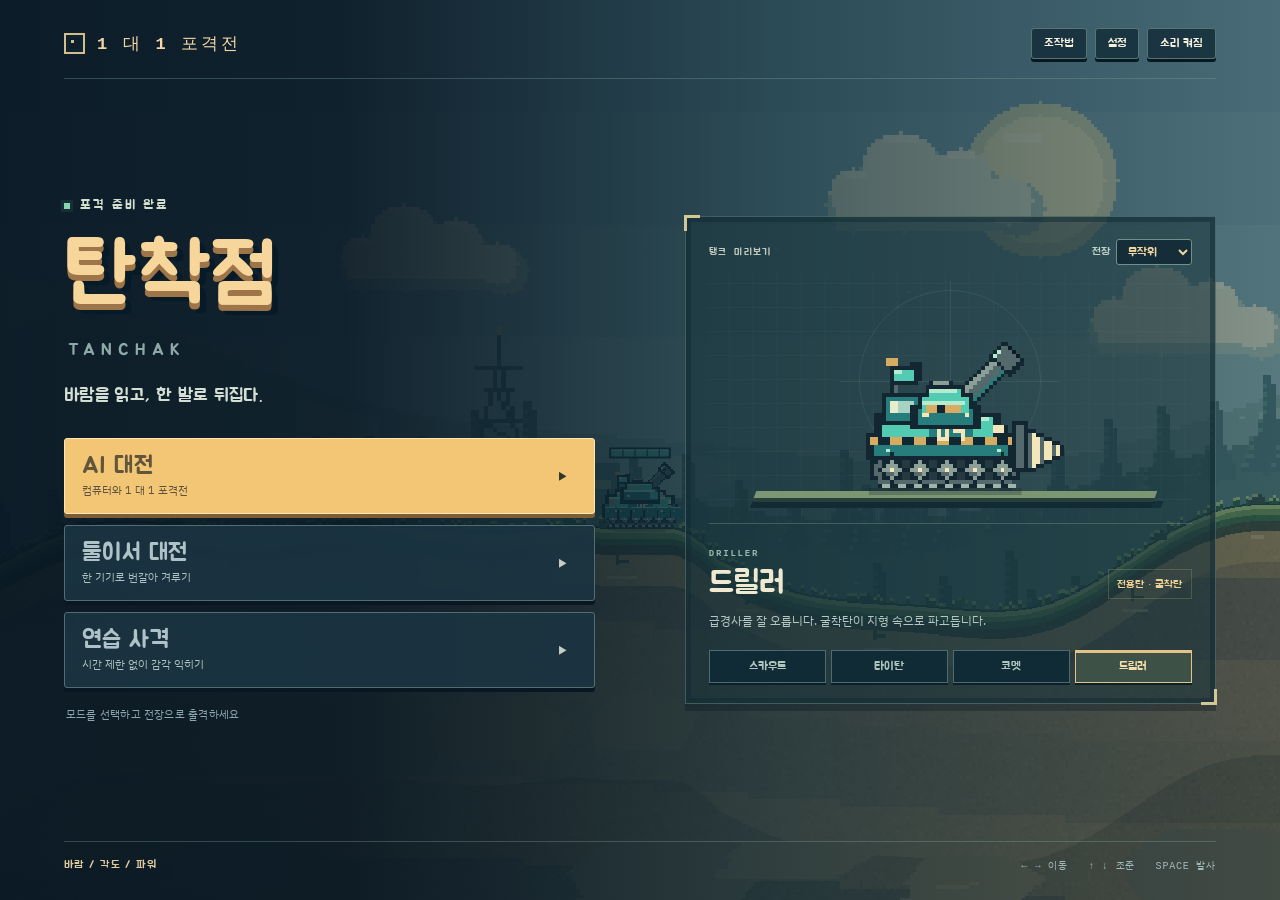
<file: index.html>
<!doctype html>
<html lang="ko">
<head>
<meta charset="utf-8">
<meta name="viewport" content="width=device-width,initial-scale=1,viewport-fit=cover">
<title>탄착점</title>
<meta name="description" content="바람을 읽고, 한 발로 뒤집다. PC와 휴대폰으로 즐기는 레트로 턴제 포격 게임 탄착점.">
<meta name="color-scheme" content="dark">
<link rel="preconnect" href="https://fonts.googleapis.com">
<link rel="preconnect" href="https://fonts.gstatic.com" crossorigin>
<link rel="stylesheet" href="https://fonts.googleapis.com/css2?family=Black+Han+Sans&family=Jua&family=IBM+Plex+Sans+KR:wght@400;600;700&display=swap">
<style>
/* Layout: a full-bleed cartoon battlefield on one canvas. A solid field-artillery console (olive steel,
   brass trim, amber readouts) docks along the bottom edge; player plates and the wind meter sit on the top edge.
   One deliberate look, so colors are fixed and do not switch with the viewer's theme. */
:root{
  --sky:#3d8fd6;
  --steel:#1b221d; --steel-2:#28322a; --steel-3:#384639; --edge:#0b0f0c;
  --brass:#e2a948; --brass-dim:#8d6a2c;
  --lcd:#0a0e0a; --amber:#ffbf4a; --amber-dim:#8a6a2c;
  --paper:#f6efdc; --muted:#b9b4a0;
  --blue:#3f86ff; --blue-dark:#1d4bb0; --red:#ff5b49; --red-dark:#a92a1f;
  --fire:#ff7a2f;
  --display:'Black Han Sans','Apple SD Gothic Neo','Malgun Gothic','Noto Sans KR',sans-serif;
  --ui:'Jua','IBM Plex Sans KR','Apple SD Gothic Neo','Malgun Gothic','Noto Sans KR',system-ui,sans-serif;
  --text:'IBM Plex Sans KR','Apple SD Gothic Neo','Malgun Gothic','Noto Sans KR',system-ui,sans-serif;
  color-scheme:dark;
}
@media (prefers-color-scheme:dark){ :root{color-scheme:dark} }
[hidden]{display:none!important}
html,body{height:100%}
body{margin:0;background:var(--sky);color:var(--paper);font-family:var(--ui);font-synthesis:none;overflow:hidden;touch-action:none;-webkit-user-select:none;user-select:none;-webkit-touch-callout:none;-webkit-tap-highlight-color:transparent}
button{font:inherit;color:inherit;cursor:pointer;touch-action:none;-webkit-appearance:none;appearance:none}
button:focus-visible,input:focus-visible{outline:2px solid var(--amber);outline-offset:2px}
canvas#game{position:fixed;inset:0;width:100%;height:100%;display:block}

/* shared surfaces */
.steel{background:linear-gradient(180deg,var(--steel-2),var(--steel));border:2px solid var(--edge);box-shadow:inset 0 1px 0 rgba(255,255,255,.08),0 3px 0 rgba(0,0,0,.35)}
.lcd{display:flex;align-items:baseline;gap:6px;padding:3px 9px;border-radius:7px;background:var(--lcd);border:1.5px solid #000;box-shadow:inset 0 2px 6px rgba(0,0,0,.7)}
.lcd small{font-size:10.5px;font-weight:700;color:var(--amber-dim);letter-spacing:.04em;white-space:nowrap}
.lcd b{font-family:var(--display);font-weight:400;font-size:20px;line-height:1.05;color:var(--amber);text-shadow:0 0 8px rgba(255,191,74,.45);font-variant-numeric:tabular-nums;white-space:nowrap}
.cap{font-size:11px;font-weight:700;letter-spacing:.14em;color:var(--brass);white-space:nowrap}

/* ---------- top: player plates and wind; second row: buttons on the sides, minimap in the middle ---------- */
#hud-top{position:fixed;top:0;left:0;right:0;z-index:10;display:grid;grid-template-columns:minmax(0,1fr) auto minmax(0,1fr);grid-template-areas:"p1 ctr p2" "cl mm cr";gap:6px 10px;align-items:start;
  padding:calc(8px + env(safe-area-inset-top,0px)) max(14px,env(safe-area-inset-right,0px)) 0 max(14px,env(safe-area-inset-left,0px));pointer-events:none}
#hp0{grid-area:p1} #center-top{grid-area:ctr} #hp1{grid-area:p2}
.chips.left{grid-area:cl;justify-content:flex-start} .chips.right{grid-area:cr;justify-content:flex-end}
#minimap{grid-area:mm;justify-self:center;display:block;width:clamp(220px,34vw,480px);height:54px;box-sizing:border-box;border-radius:9px;border:2px solid var(--edge);background:rgba(10,24,38,.42);box-shadow:0 2px 0 rgba(0,0,0,.35);pointer-events:auto;touch-action:none;cursor:pointer}
.plate{display:flex;align-items:center;gap:10px;min-width:0;max-width:290px;padding:6px 12px 6px 6px;border-radius:13px;transition:border-color .2s,box-shadow .2s}
.plate.p2{justify-self:end;flex-direction:row-reverse;padding:6px 6px 6px 12px}
.plate.active{border-color:var(--brass);box-shadow:inset 0 1px 0 rgba(255,255,255,.1),0 0 0 3px rgba(226,169,72,.28),0 3px 0 rgba(0,0,0,.35)}
.badge{flex:none;width:42px;height:42px;border-radius:10px;display:grid;place-items:center;border:2px solid var(--edge);box-shadow:inset 0 1px 0 rgba(255,255,255,.3)}
.p1 .badge{background:linear-gradient(180deg,#6aa5ff,var(--blue-dark))}
.p2 .badge{background:linear-gradient(180deg,#ff8a7b,var(--red-dark))}
.badge svg{width:32px;height:22px}
.pinfo{display:grid;gap:5px;min-width:0;flex:1}
.pname{display:flex;align-items:center;gap:6px;font-family:var(--display);font-size:19px;line-height:1}
.p2 .pname{justify-content:flex-end}
.pname .nm{flex:none;white-space:nowrap}
.pname .nm small{margin-left:5px;font-family:var(--ui);font-size:11px;font-weight:700;color:var(--muted)}
.turn-tag{font-family:var(--ui);font-size:10.5px;font-weight:700;padding:2px 7px;border-radius:99px;background:var(--brass);color:#1a1408;visibility:hidden;flex:none}
.plate.active .turn-tag{visibility:visible}
.hpbar{position:relative;height:15px;min-width:120px;border-radius:5px;background:var(--lcd);border:1.5px solid #000;overflow:hidden}
.hpbar i,.hpbar b{position:absolute;top:0;bottom:0;left:0;width:100%}
.p2 .hpbar i,.p2 .hpbar b{left:auto;right:0}
.hpbar b{background:#fff1c2;opacity:.8;transition:width .9s ease .25s}
.hpbar i{transition:width .3s cubic-bezier(.2,.8,.2,1)}
.p1 .hpbar i{background:linear-gradient(180deg,#8ab8ff,var(--blue) 60%,#2b64d6)}
.p2 .hpbar i{background:linear-gradient(180deg,#ff9d90,var(--red) 60%,#d93f2f)}
.hpbar::after{content:"";position:absolute;inset:0;background:repeating-linear-gradient(90deg,transparent 0 calc(10% - 1px),rgba(0,0,0,.42) calc(10% - 1px) 10%)}
.hpnum{position:absolute;inset:0;display:grid;place-items:center;z-index:1;font-family:var(--display);font-size:11px;color:#fff;text-shadow:0 1px 0 #000,0 0 3px #000}
#center-top{display:flex;flex-direction:column;align-items:center;gap:6px}
#wind{display:flex;align-items:center;gap:8px;padding:5px 7px 5px 12px;border-radius:13px}
#wind svg{width:38px;height:16px;color:var(--paper);transition:transform .3s,opacity .3s}
#wind .pips{display:flex;gap:2px}
#wind .pips i{width:6px;height:14px;border-radius:2px;background:#323d33;box-shadow:inset 0 1px 1px rgba(0,0,0,.6)}
#wind .pips i.on{background:var(--paper)}
#wind .pips i.on.strong{background:var(--fire)}
#wind .lcd{padding:2px 8px}
#wind .lcd b{font-size:18px;min-width:1.2em;text-align:center}
.ctr-row{display:flex;align-items:center;gap:8px}
#timer{position:relative;flex:none;width:46px;height:46px;border-radius:50%;display:grid;place-items:center;--p:1;
  background:conic-gradient(var(--tc,var(--amber)) calc(var(--p) * 1turn),#141a15 0);border:2px solid var(--edge);box-shadow:0 3px 0 rgba(0,0,0,.35)}
#timer::before{content:"";position:absolute;inset:5px;border-radius:50%;background:var(--lcd);box-shadow:inset 0 2px 5px rgba(0,0,0,.8)}
#timer b{position:relative;font-family:var(--display);font-weight:400;font-size:19px;color:var(--tc,var(--amber));font-variant-numeric:tabular-nums}
#timer.warn{--tc:#ff5a3c;animation:hot .5s steps(2) infinite}
#timer.idle{opacity:.5}
.dly{margin-left:auto;min-width:0;overflow:hidden;text-overflow:ellipsis;font-family:var(--ui);font-size:10.5px;font-weight:700;color:var(--muted);white-space:nowrap;font-variant-numeric:tabular-nums}
.p2 .dly{margin-left:0;margin-right:auto}
.dly em{font-style:normal;color:var(--amber)}
.dly em.go{color:#86e09a}
.chips{display:flex;gap:6px;pointer-events:none;justify-content:center}
.chip{pointer-events:auto;padding:5px 11px;border-radius:9px;font-size:12px;font-weight:700;color:var(--paper);background:linear-gradient(180deg,var(--steel-3),var(--steel-2));border:2px solid var(--edge);box-shadow:0 2px 0 rgba(0,0,0,.45)}
.chip:active{transform:translateY(1px);box-shadow:none}
.chip.on{background:linear-gradient(180deg,#f3c46a,var(--brass));color:#1a1408;border-color:#5f4512}

/* ---------- bottom: control console ---------- */
#console{position:fixed;left:0;right:0;bottom:0;z-index:10;display:grid;grid-template-columns:auto minmax(0,1fr) auto;align-items:center;gap:18px;
  padding:13px max(18px,env(safe-area-inset-right,0px)) calc(10px + env(safe-area-inset-bottom,0px)) max(18px,env(safe-area-inset-left,0px));
  background:linear-gradient(180deg,#3a473b 0,#29332b 5px,#1b221d 100%);border-top:3px solid var(--edge);box-shadow:inset 0 1px 0 rgba(255,255,255,.08),0 -8px 22px rgba(0,0,0,.22)}
#console::before{content:"";position:absolute;left:0;right:0;top:3px;height:2px;background:linear-gradient(90deg,transparent,rgba(226,169,72,.5) 18%,rgba(226,169,72,.9) 50%,rgba(226,169,72,.5) 82%,transparent);pointer-events:none}
.c-angle{display:flex;align-items:center;gap:10px}
#dial{width:132px;height:74px;display:block;flex:none}
.angle-read{display:grid;gap:5px}
.angle-read .lcd{min-width:84px;justify-content:space-between}
.angle-read .sub b{font-size:15px}
.fuel{display:grid;gap:3px}
.fuelbar{height:6px;border-radius:3px;background:var(--lcd);border:1px solid #000;overflow:hidden}
.fuelbar i{display:block;height:100%;width:100%;background:linear-gradient(90deg,#68c58d,#b9f0a8)}
.c-main{display:grid;gap:9px;min-width:0;container-type:inline-size}
.power-row{display:grid;grid-template-columns:auto minmax(0,1fr) auto;align-items:center;gap:10px}
#gauge{position:relative;height:26px;border-radius:8px;background:var(--lcd);border:2px solid #000;box-shadow:inset 0 2px 6px rgba(0,0,0,.75)}
#gauge .fill{position:absolute;left:2px;top:2px;bottom:2px;width:0;border-radius:5px;background:linear-gradient(90deg,#fff0b0,#ffbf4a 40%,#ff7a2f 78%,#ff3a2a)}
#gauge .fill.max{animation:hot .12s steps(2) infinite}
#gauge.rush{border-color:#ff6a2a;box-shadow:0 0 0 2px rgba(255,106,42,.55),0 0 12px rgba(255,106,42,.6)}
@keyframes hot{50%{filter:brightness(1.55)}}
#wind.shift{animation:windshift 1.4s ease-out}
@keyframes windshift{0%,30%,60%{filter:brightness(1.7)}15%,45%,100%{filter:none}}
#gauge .ticks{position:absolute;inset:0;pointer-events:none;border-radius:6px;background:repeating-linear-gradient(90deg,transparent 0 calc(10% - 1px),rgba(255,255,255,.13) calc(10% - 1px) 10%)}
#gauge .prev{position:absolute;top:-9px;bottom:-4px;width:3px;margin-left:-1.5px;background:var(--paper);border-radius:2px;box-shadow:0 0 0 1px #000}
#gauge .prev span{position:absolute;bottom:100%;left:50%;transform:translateX(-50%);font-size:10px;font-weight:700;color:#111;background:var(--paper);padding:0 4px;border-radius:3px;white-space:nowrap}
#pow-lcd{min-width:64px;justify-content:flex-end}
#cards{display:flex;gap:7px;justify-content:center;min-width:0}
.card{position:relative;flex:1 1 0;max-width:132px;min-width:0;height:52px;display:grid;grid-template-columns:auto minmax(0,1fr);align-items:center;gap:8px;padding:5px 9px 5px 6px;border-radius:11px;text-align:left;
  background:linear-gradient(180deg,#334034,#232c25);border:2px solid var(--edge);box-shadow:inset 0 1px 0 rgba(255,255,255,.07),0 3px 0 rgba(0,0,0,.45);transition:transform .1s,border-color .1s}
.card .well{position:relative;width:34px;height:34px;border-radius:50%;display:grid;place-items:center;background:var(--lcd);border:1.5px solid #000;color:var(--amber);box-shadow:inset 0 2px 4px rgba(0,0,0,.8)}
.card .well svg{width:22px;height:22px}
.card .bd{display:none;position:absolute;right:-7px;bottom:-4px;min-width:15px;padding:0 3px;box-sizing:border-box;border-radius:8px;background:#000;border:1px solid var(--amber-dim);font-family:var(--display);font-size:10px;line-height:13px;text-align:center;color:var(--amber)}
.card .txt{display:grid;min-width:0;line-height:1.15}
.card .nm{font-size:12.5px;font-weight:700;white-space:nowrap;overflow:hidden;text-overflow:ellipsis}
.card .ct{font-family:var(--display);font-size:12.5px;color:var(--amber);white-space:nowrap}
.card .dl{font-family:var(--ui);font-size:10.5px;font-weight:600;color:var(--muted)}
.card .k{position:absolute;top:2px;right:6px;font-size:10px;color:var(--muted)}
.card.sel{border-color:var(--brass);background:linear-gradient(180deg,#5a4c26,#2e2716);transform:translateY(-3px);box-shadow:inset 0 1px 0 rgba(255,255,255,.12),0 0 0 2px rgba(226,169,72,.3),0 4px 0 rgba(0,0,0,.5)}
.card:disabled{opacity:.42;cursor:default}
.card.fx{background:repeating-linear-gradient(135deg,#3a3018 0 6px,#2d2512 6px 12px);border-color:#5f4512}
.card.fx .well{color:#ffd27a}
.card.fx.armed{background:linear-gradient(180deg,#7a5a1c,#3d2c0d);border-color:#ffd27a;box-shadow:0 0 0 2px rgba(255,210,122,.45),0 3px 0 rgba(0,0,0,.45)}
.card.fresh{animation:fresh 1.4s ease-out}
@keyframes fresh{0%{transform:translateY(-8px);box-shadow:0 0 0 3px rgba(255,248,225,.9),0 0 22px rgba(255,210,122,.9)}100%{transform:none}}
#fxpop{position:fixed;z-index:15;display:grid;gap:8px;padding:10px;border-radius:14px;box-sizing:border-box}
.fx-head{display:flex;align-items:baseline;gap:8px;min-width:0}
.fx-head b{font-family:var(--display);font-weight:400;font-size:18px;color:#ffd27a}
.fx-head span{font-size:11.5px;color:var(--muted);white-space:nowrap;overflow:hidden;text-overflow:ellipsis}
.fx-list{display:grid;grid-auto-flow:column;grid-auto-columns:minmax(0,1fr);gap:8px}
.fxcard{position:relative;display:grid;grid-template-columns:auto minmax(0,1fr);grid-template-rows:auto 1fr auto;column-gap:8px;row-gap:2px;align-items:start;text-align:left;padding:8px;border-radius:11px;
  background:linear-gradient(180deg,#3d3220,#272014);border:2px solid #5f4512;box-shadow:0 3px 0 rgba(0,0,0,.45)}
.fxcard .well{grid-row:1/4;width:34px;height:34px;border-radius:50%;display:grid;place-items:center;background:var(--lcd);border:1.5px solid #000;color:#ffd27a}
.fxcard .well svg{width:22px;height:22px}
.fxcard b{font-family:var(--display);font-weight:400;font-size:16px}
.fxcard .d{font-family:var(--text);font-size:11.5px;line-height:1.35;color:var(--muted)}
.fxcard .c{font-size:11px;font-weight:700;color:var(--amber)}
.fxcard .k{position:absolute;top:4px;right:7px;font-size:10px;color:var(--muted)}
.fxcard.on{border-color:#ffd27a;background:linear-gradient(180deg,#7a5a1c,#3d2c0d)}
.fxcard.empty{display:grid;place-items:center;color:var(--muted);font-size:12px;background:transparent;border:2px dashed rgba(226,169,72,.25);box-shadow:none}
body.touch .fxcard .k{display:none}
.card.sel:disabled{opacity:.8}
body.touch .card .k{display:none}
.c-fire{display:flex;align-items:center;gap:10px}
.keyhint{display:grid;justify-items:center;gap:5px;text-align:center}
.key{font-family:var(--display);font-size:16px;letter-spacing:.08em;padding:9px 26px 8px;border-radius:9px;background:linear-gradient(180deg,#f5ecd5,#cbbf9e);color:#2a2418;border:2px solid #000;box-shadow:0 4px 0 #5f553f}
.key.down{transform:translateY(3px);box-shadow:0 1px 0 #5f553f}
.keyhint span{font-size:12px;font-weight:700}
.keyhint small{font-size:10.5px;color:var(--muted);white-space:nowrap}
.tpad{display:none}
body.touch .tpad{display:flex}
body.touch .desk{display:none}
body.touch #console{grid-template-columns:auto auto minmax(0,1fr) auto;gap:10px;
  padding-left:max(44px,calc(env(safe-area-inset-left,0px) + 24px));padding-right:max(44px,calc(env(safe-area-inset-right,0px) + 24px))}
.c-move{gap:6px}
.tbtn{width:48px;height:48px;border-radius:12px;display:grid;place-items:center;font-size:17px;color:var(--paper);background:linear-gradient(180deg,var(--steel-3),var(--steel-2));border:2px solid var(--edge);box-shadow:inset 0 1px 0 rgba(255,255,255,.08),0 3px 0 rgba(0,0,0,.5)}
.tbtn.down{transform:translateY(2px);box-shadow:0 1px 0 rgba(0,0,0,.5);background:#46564a}
.angpad{flex-direction:column;gap:6px}
.angpad .tbtn{height:38px}
#btn-fire{display:none;place-items:center;width:80px;height:80px;border-radius:50%;font-family:var(--display);font-size:21px;color:#2a1206;
  background:radial-gradient(circle at 38% 32%,#ffe0a0,#ff9a3c 45%,#df521b 92%);border:3px solid #3a1406;box-shadow:inset 0 2px 0 rgba(255,255,255,.4),0 5px 0 #6b2108,0 8px 18px rgba(0,0,0,.35)}
body.touch #btn-fire{display:grid}
#btn-fire.down{transform:translateY(4px);box-shadow:0 1px 0 #6b2108}
.tpad button:disabled,#btn-fire:disabled{opacity:.4}
@media (max-height:460px){
  #console{padding-top:9px;gap:12px}
  #dial{width:100px;height:56px}
  .angle-read,.fuel{display:none}
  .plate{padding:4px 10px 4px 4px;gap:8px} .plate.p2{padding:4px 4px 4px 10px}
  .badge{width:30px;height:30px;border-radius:8px} .badge svg{width:22px;height:15px}
  .pname{font-size:15px} .hpbar{height:12px;min-width:90px}
  #gauge{height:20px}
  .lcd b{font-size:16px}
  #pow-lcd{min-width:48px}
  .card{height:44px}
  #fxpop{padding:8px;gap:6px} .fxcard{padding:6px} .fxcard .d{font-size:10.5px} .fxcard .well{width:28px;height:28px}
  .fx-head span{display:none}
  .card .well{width:28px;height:28px} .card .well svg{width:18px;height:18px}
  #btn-fire{width:68px;height:68px;font-size:18px}
  .tbtn{width:42px;height:42px}
  .angpad .tbtn{height:32px}
  .power-row{grid-template-columns:minmax(0,1fr) auto}
  #timer{width:38px;height:38px} #timer::before{inset:4px} #timer b{font-size:16px}
  #minimap{height:36px;border-radius:7px}
  .dly{font-size:9.5px}
  .turn-tag{display:none}   /* the lit plate border already shows whose turn it is */
  .pname .nm small{font-size:10px;margin-left:4px}
  .power-row .cap{display:none}
}
@container (max-width:600px){
  .card{grid-template-columns:1fr;justify-items:center;align-content:center;padding:3px 2px;gap:3px;height:52px}
  .card .well{width:26px;height:26px} .card .well svg{width:17px;height:17px}
  .card .txt{display:contents}
  .card .nm{font-size:11.5px;max-width:100%}
  .card .ct{display:none}
  .card .bd{display:block}
  .card .k{display:none}
}
@media (max-width:760px){
  .turn-tag{display:none}
  #wind .cap{display:none}
  .chips{gap:4px} .chips .chip{padding:4px 8px;font-size:11.5px}
  .pname .nm{flex:none}
  .dly{min-width:0;overflow:hidden;text-overflow:ellipsis}
}
@media (max-width:560px){ .plate{max-width:150px} .hpbar{min-width:70px} .chips .chip{padding:4px 8px} }

/* ---------- banner, toast ---------- */
#banner{position:fixed;left:50%;top:33%;z-index:20;padding:10px 28px;border-radius:14px;white-space:nowrap;pointer-events:none;opacity:0;transform:translate(-50%,0) scale(.9);
  font-family:var(--display);font-size:clamp(26px,5vw,46px);letter-spacing:.03em;color:var(--paper);
  background:linear-gradient(180deg,#2c372e,#1b221d);border:3px solid var(--edge);outline:2px solid rgba(226,169,72,.6);outline-offset:-8px;box-shadow:0 6px 0 rgba(0,0,0,.35)}
#banner.show{animation:banner 1.35s cubic-bezier(.2,.8,.2,1) forwards}
@keyframes banner{0%{opacity:0;transform:translate(-50%,0) scale(1.22)}14%{opacity:1;transform:translate(-50%,0) scale(1)}78%{opacity:1;transform:translate(-50%,0) scale(1)}100%{opacity:0;transform:translate(-50%,-8px) scale(.98)}}
#toast{position:fixed;left:50%;top:calc(104px + env(safe-area-inset-top,0px));z-index:20;transform:translateX(-50%);padding:6px 14px;border-radius:10px;font-size:13px;font-weight:700;white-space:nowrap;opacity:0;transition:opacity .25s;pointer-events:none}
#toast.show{opacity:1}

/* ---------- overlays ---------- */
.overlay{position:fixed;inset:0;z-index:40;display:grid;place-items:center;overflow:auto;background:rgba(8,14,20,.42);
  padding:calc(16px + env(safe-area-inset-top,0px)) max(16px,env(safe-area-inset-right,0px)) calc(16px + env(safe-area-inset-bottom,0px)) max(16px,env(safe-area-inset-left,0px))}
.sheet{width:min(580px,100%);display:grid;gap:14px;padding:26px;border-radius:20px;
  background:linear-gradient(180deg,#2c372e,#1a211c);border:3px solid var(--edge);outline:1px solid rgba(226,169,72,.35);outline-offset:-9px;box-shadow:inset 0 1px 0 rgba(255,255,255,.08),0 6px 0 rgba(0,0,0,.4),0 24px 60px rgba(0,0,0,.35)}
.brand{display:flex;align-items:center;gap:14px}
.brand svg{width:64px;height:64px;flex:none}
.brand > div{display:grid;gap:8px}
.eyebrow{margin:0;font-size:12px;font-weight:700;letter-spacing:.26em;color:var(--brass)}
.sheet h2{margin:0;font-family:var(--display);font-weight:400;font-size:clamp(40px,8vw,62px);line-height:1;color:#ffd27a;-webkit-text-stroke:2px #1a1208;paint-order:stroke fill;text-shadow:0 4px 0 #1a1208}
.lede{margin:0;font-family:var(--text);font-size:15px;line-height:1.6;max-width:46ch}
.modes{display:grid;gap:9px}
.modes.row{grid-template-columns:1fr 1fr}
.mode{display:grid;gap:2px;text-align:left;padding:12px 16px;border-radius:13px;background:linear-gradient(180deg,var(--steel-3),var(--steel-2));border:2px solid var(--edge);box-shadow:inset 0 1px 0 rgba(255,255,255,.08),0 4px 0 rgba(0,0,0,.45)}
.mode b{font-family:var(--display);font-weight:400;font-size:21px;letter-spacing:.02em}
.mode span{font-size:12.5px;color:var(--muted)}
.mode:active{transform:translateY(2px);box-shadow:0 2px 0 rgba(0,0,0,.45)}
.mode.primary{background:linear-gradient(180deg,#f6cd78,var(--brass));color:#1a1408;border-color:#4f3a10;box-shadow:inset 0 1px 0 rgba(255,255,255,.45),0 4px 0 #5f4512}
.mode.primary span{color:rgba(26,20,8,.72)}
.howto{margin:0;font-family:var(--text);font-size:12.5px;line-height:1.7;color:var(--muted)}
#over-stats{margin:0;font-family:var(--text);font-size:14px;line-height:1.75;color:var(--muted);font-variant-numeric:tabular-nums}
.p2 .badge svg{transform:scaleX(-1)}
/* mobile picker */
.sheet.pick{width:min(860px,100%)}
.pick-head{display:flex;justify-content:space-between;align-items:flex-end;gap:12px}
.pick-head > div{display:grid;gap:6px}
.pick-head h2{font-size:clamp(30px,5vw,46px)}
.pick-head > .diff{display:flex;align-items:center;gap:5px;margin-left:auto}
.diff .cap{margin-right:3px}
.mobiles{display:grid;grid-template-columns:repeat(4,minmax(0,1fr));gap:10px}
.mob{display:grid;gap:6px;align-content:start;min-width:0;text-align:left;padding:10px;border-radius:13px;background:linear-gradient(180deg,var(--steel-3),var(--steel-2));border:2px solid var(--edge);box-shadow:inset 0 1px 0 rgba(255,255,255,.08),0 4px 0 rgba(0,0,0,.45)}
.mob:active{transform:translateY(2px);box-shadow:0 2px 0 rgba(0,0,0,.45)}
.mob.last{border-color:var(--brass);box-shadow:inset 0 1px 0 rgba(255,255,255,.1),0 0 0 2px rgba(226,169,72,.3),0 4px 0 rgba(0,0,0,.45)}
.mob canvas{display:block;width:100%;height:64px}
.mob b{font-family:var(--display);font-weight:400;font-size:21px;line-height:1}
.mob .role{font-family:var(--text);font-size:12px;line-height:1.35;color:var(--muted);min-height:2.7em}
.mob dl{display:grid;grid-template-columns:auto minmax(0,1fr);gap:4px 8px;margin:0;align-items:center;font-size:11.5px}
.mob dt{font-weight:700;color:var(--brass);white-space:nowrap}
.mob dd{margin:0;display:flex;align-items:center;gap:6px;min-width:0;white-space:nowrap;font-variant-numeric:tabular-nums}
.mob .bar{flex:1;min-width:20px;height:6px;border-radius:3px;background:var(--lcd);border:1px solid #000;overflow:hidden}
.mob .bar i{display:block;height:100%;background:linear-gradient(90deg,#f3c46a,var(--amber))}
@media (max-width:620px){ .mobiles{grid-template-columns:repeat(2,minmax(0,1fr))} }
@media (max-height:460px){ .sheet.pick{padding:12px 14px;gap:8px} .pick-head h2{font-size:26px} .mob{padding:7px 8px;gap:4px} .mob canvas{height:42px} .mob b{font-size:16px} .mob .role{display:none} .mob dl{font-size:10.5px;gap:2px 6px} }
@media (max-height:460px){ .sheet{padding:16px;gap:10px} .brand svg{width:44px;height:44px} .lede{font-size:13px} .mode{padding:8px 12px} .mode b{font-size:17px} .modes:not(.row){grid-template-columns:repeat(3,1fr)} .howto{display:none} }

/* ---------- tuning panel ---------- */
#panel{font-family:var(--text);position:fixed;top:0;right:0;bottom:0;z-index:30;width:min(380px,94vw);display:grid;align-content:start;gap:12px;overflow:auto;overscroll-behavior:contain;touch-action:pan-y;-webkit-user-select:text;user-select:text;
  padding:calc(14px + env(safe-area-inset-top,0px)) max(16px,env(safe-area-inset-right,0px)) calc(20px + env(safe-area-inset-bottom,0px)) 16px;
  background:linear-gradient(180deg,#232c25,#171d19);border-left:3px solid var(--edge);box-shadow:-10px 0 30px rgba(0,0,0,.35)}
.panel-head{display:flex;justify-content:space-between;align-items:center}
.panel-head h2{margin:0;font-family:var(--display);font-weight:400;font-size:26px;color:#ffd27a}
.panel-note{margin:0;font-size:12.5px;line-height:1.6;color:var(--muted)}
.panel-actions{display:flex;flex-wrap:wrap;gap:6px}
#copy-box{width:100%;min-height:120px;box-sizing:border-box;border-radius:8px;border:1.5px solid #000;background:var(--lcd);color:var(--amber);font:12px/1.5 ui-monospace,Menlo,Consolas,monospace;padding:8px}
.grp{display:grid;gap:10px;padding-top:12px;border-top:1px solid rgba(226,169,72,.25)}
.grp h3{margin:0;font-size:12px;letter-spacing:.16em;color:var(--brass)}
.prow{display:grid;grid-template-columns:auto minmax(0,1fr) auto;align-items:center;gap:8px}
.prow label{font-size:13px;font-weight:600;white-space:nowrap}
.prow .val{min-width:56px;text-align:right;font-family:var(--display);font-size:13px;color:var(--amber);font-variant-numeric:tabular-nums}
.prow input[type=range]{width:100%;accent-color:var(--brass);touch-action:none}
.prow input[type=checkbox]{width:18px;height:18px;margin:0;accent-color:var(--brass)}
.prow .lab{display:flex;align-items:center;gap:6px}
.prow.off input[type=range],.prow.off .val{opacity:.35}
.prow.only{grid-template-columns:auto 1fr}
#rotate{z-index:60}
#rotate .sheet{text-align:center;justify-items:center}
@media (prefers-reduced-motion:reduce){ #banner.show{animation-duration:.01s} .card,.hpbar i,.hpbar b{transition:none} .card.fresh{animation:none} }

/* ---------- arcade art direction: ink, field teal and warm signal yellow ---------- */
:root{--steel:#111e2a;--steel-2:#1b2d3c;--steel-3:#2b4350;--edge:#08121d;--brass:#f4c675;--brass-dim:#a98b5d;--lcd:#091521;--amber:#ffd584;--amber-dim:#b39561;--paper:#f5efdc;--muted:#a9bbc0;--blue:#53cbb2;--blue-dark:#26756c;--red:#f27766;--red-dark:#984c4b;--fire:#ef8b50;--mono:'Courier New',ui-monospace,monospace}
button{transition:background .12s,border-color .12s,transform .12s}
button:disabled{cursor:default}
button:focus-visible{outline:3px solid #fff1b7;outline-offset:4px}
.steel{background:#172a37;border:2px solid #091620;box-shadow:inset 0 0 0 1px #3b5260,0 3px 0 #07111b}
.chip{border-radius:3px;background:#243b49;border:1px solid #60717a;box-shadow:0 3px 0 #0b1823;padding:7px 11px;font-size:13px;font-weight:400}
.chip:hover{background:#355360;border-color:#bdd0ca}
.chip.on{background:#f4c675;border-color:#f9dea2;box-shadow:0 3px 0 #806340}
.lcd{border-radius:2px;background:#0b1824;border:1px solid #344b58;box-shadow:inset 0 2px 0 #06101b}
.lcd b{text-shadow:none}
.plate{border-radius:3px;padding:9px 12px 8px 8px;max-width:310px;gap:11px}
.plate.p2{padding:9px 8px 8px 12px}
.plate.active{border-color:#f4c675;box-shadow:inset 0 0 0 1px #697266,0 3px 0 #07111b}
.badge{border-radius:2px;border:1px solid #0c1823;box-shadow:inset 0 0 0 2px #ffffff1a}
.p1 .badge{background:#276759}.p2 .badge{background:#944f4a}
.pname{font-family:var(--ui);font-size:19px}.pname .nm small{font-weight:400;color:#b8c9c9}
.turn-tag{border-radius:1px;font-weight:400;background:var(--brass);color:#17232a;letter-spacing:.06em}
.hpbar{border-radius:1px;height:13px;border:1px solid #07111c;background:#0b1824}
.p1 .hpbar i{background:#59c6ab;box-shadow:inset 0 3px 0 #92e1c2}.p2 .hpbar i{background:#e67b69;box-shadow:inset 0 3px 0 #f8b08a}
.hpnum{font:700 11px/1 var(--mono)}
#wind{border-radius:3px;padding:7px 9px 7px 12px;gap:9px}
#wind .pips i{border-radius:0;background:#304754;box-shadow:none;width:5px;height:12px}
#wind .pips i.on{background:#d6dcc0}#wind .pips i.on.strong{background:#ef9666}
#timer{border-radius:5px;background:conic-gradient(var(--tc,var(--amber)) calc(var(--p)*1turn),#203440 0);border-color:#0a1823;box-shadow:0 3px 0 #07111b}
#timer::before{border-radius:1px;box-shadow:none}
#minimap{border-radius:2px;background:#132936;border:2px solid #0a1823;box-shadow:0 0 0 1px #415b66,0 3px 0 #07111b;height:46px}
#console{background:linear-gradient(180deg,#2e4653 0 3px,#1d313f 3px 11px,#132532 11px);border-top:3px solid #08131f;box-shadow:0 -4px 0 #a9b19b22;grid-template-columns:auto minmax(0,1fr) 190px;gap:22px;padding-top:17px;padding-bottom:13px}
#console::before{height:2px;top:6px;background:repeating-linear-gradient(90deg,#e4bc6a 0 18px,#213a46 18px 26px);opacity:.5}
.c-angle{gap:9px}#dial{width:116px;height:68px}.angle-read .lcd{min-width:80px}.fuelbar{border-radius:0;background:#071520;border-color:#3b535d}.fuelbar i{background:#6cceaf}
.power-row{gap:8px}#gauge{border-radius:2px;height:23px;border:2px solid #081521;background:#091723;box-shadow:0 1px 0 #4a6069}
#gauge .fill{border-radius:0;background:linear-gradient(90deg,#81c9ad 0%,#e6d38d 48%,#f3b363 76%,#ec7754 100%)}
#gauge .ticks{border-radius:0;background:repeating-linear-gradient(90deg,transparent 0 calc(10% - 2px),#0c1a25b3 calc(10% - 2px) 10%)}
#gauge .prev,#gauge .prev span{border-radius:0}#pow-lcd{min-width:53px}
#cards{gap:7px;justify-content:stretch}.card{max-width:none;height:57px;border-radius:3px;background:#203744;border:1px solid #536a72;box-shadow:inset 0 2px 0 #ffffff0a,0 3px 0 #07131f;padding:6px 8px;gap:8px}
.card .well{border-radius:2px;background:#101f2d;border:1px solid #38515e;box-shadow:none;width:33px;height:35px;color:#e6d8ad}
.card .nm{font-size:13px;font-weight:400}.card .ct{font-size:13px}.card .dl{font-size:10px}.card .bd{border-radius:1px;border-color:#7a8066;color:#ffe7a1}
.card.sel{background:#3f483a;border:1px solid #f4d18b;box-shadow:inset 0 3px 0 #f4d18b,0 3px 0 #07131f;transform:translateY(-2px)}
.card.sel .well{border-color:#8c8e65;background:#202e2d}.card:hover:not(:disabled){background:#324a52}
.card[data-shell="basic"] .well{color:#a3d6c7}.card[data-shell="heavy"] .well{color:#ecac75}.card[data-shell="calm"] .well{color:#95c5e0}.card[data-shell="split"] .well{color:#d4b7e5}.card[data-shell="drill"] .well{color:#e8c476}.card[data-shell="pierce"] .well{color:#f0957e}.card[data-shell="bounce"] .well{color:#a3d783}
.card.fx{background:repeating-linear-gradient(135deg,#343a37 0 8px,#2c3432 8px 16px);border-color:#827752}
.card.fx.armed{background:#65552e;border-color:#f4d18b;box-shadow:inset 0 3px 0 #f4d18b,0 3px 0 #07131f}
.card.fresh{animation:fresh .75s ease-out}.keyhint{gap:6px}.keyhint .key{display:flex;align-items:center;justify-content:center;gap:13px;width:180px;box-sizing:border-box;border-radius:4px;padding:13px 12px 11px;background:#f3c676;color:#25313a;border:2px solid #f8dc9c;box-shadow:0 5px 0 #87643f,0 7px 0 #081520;font-size:25px;letter-spacing:.06em}
.keyhint .key:hover{background:#fadd9d}.keyhint .key small{font:700 11px var(--mono);color:#5d513b;border:1px solid #aa8b56;padding:3px 4px}.keyhint>span{font-size:11.5px;font-weight:400}.keyhint>small{font:10px/1.45 var(--text);color:#9fb3bb;white-space:normal}
.key.down,.keyhint .key:active{transform:translateY(3px);box-shadow:0 2px 0 #87643f,0 4px 0 #081520}
.tbtn{border-radius:4px;background:#294351;border:1px solid #647c84;box-shadow:0 3px 0 #081521}.tbtn.down{background:#42606c}
#btn-fire{border-radius:7px;border:2px solid #f9d89c;background:#f3bd6f;color:#20313b;box-shadow:0 5px 0 #8b603d,0 7px 0 #091521}
#btn-fire.down{box-shadow:0 1px 0 #8b603d,0 3px 0 #091521}.audio-toggle{font-size:11px;white-space:nowrap}
#banner{border-radius:2px;background:#152b38;border:2px solid #f4c675;outline:none;box-shadow:0 5px 0 #081723;padding:12px 35px}
#toast{border-radius:2px;font-weight:400}#fxpop{border-radius:3px}.fxcard,.fxcard .well{border-radius:2px}.fxcard{background:#273b3c;border-color:#8c8057}.fxcard.on{background:#5a5133}
.overlay{background:#07141fc9;touch-action:pan-y;box-sizing:border-box}.sheet{box-sizing:border-box;border-radius:4px;background:#162c39;border:2px solid #5e757c;outline:1px solid #0a1723;outline-offset:-7px;box-shadow:0 8px 0 #07131d,0 22px 60px #0007;padding:30px;gap:20px}
.sheet h2{color:#f7d69b;-webkit-text-stroke:0;text-shadow:0 3px 0 #0b1b27}.eyebrow{font-family:var(--mono),var(--ui);font-size:11px;font-weight:700;letter-spacing:.16em;color:#a5b9bd}
.mode{border-radius:3px;background:#203845;border:1px solid #526d77;box-shadow:0 4px 0 #081722;padding:14px 16px;gap:4px}.mode b{font-family:var(--ui);font-size:23px;font-weight:400}.mode span{font-family:var(--text);font-weight:400;font-size:12px;line-height:1.35;color:#afc2c8}.mode:hover{background:#2c4956;border-color:#a5c6c9}.mode.primary{background:#f3c676;border:1px solid #ffe1a0;box-shadow:0 4px 0 #7e5c36;color:#1b2b35}.mode.primary:hover{background:#ffdb93}.mode.primary span{color:#61553c}
.sheet.pick{width:min(1080px,100%)}.pick-head{align-items:center}.pick-head h2{font-size:40px}.pick-head>.diff{gap:5px}.mobiles{gap:13px}.mob{border-radius:3px;background:#213946;border:1px solid #56727b;box-shadow:0 4px 0 #081722;padding:12px;gap:9px}.mob:hover{background:#2b4852;border-color:#c4d7cb;transform:translateY(-3px)}.mob.last{border-color:#f1c77c;box-shadow:inset 0 3px 0 #f1c77c,0 4px 0 #081722;background:#33423e}
.mob canvas{height:112px;image-rendering:pixelated;background:repeating-linear-gradient(0deg,transparent 0 19px,#9dc5bf08 19px 20px),repeating-linear-gradient(90deg,transparent 0 19px,#9dc5bf08 19px 20px),#172d3a;border-bottom:1px solid #577068}
.mob-code{font:700 9px var(--mono);letter-spacing:.08em;color:#afc4bb}.deploy-line{display:flex;justify-content:space-between;border-top:1px solid #526c6d;margin-top:3px;padding-top:8px;font-size:12px;color:#f1d19b}.deploy-line>span{font-size:9px}
.mob b{font-family:var(--ui);font-size:25px}.mob .role{font-size:12px;color:#c2cdca;min-height:2.7em}.mob dl{font-size:12px;gap:7px 8px;padding-top:9px;border-top:1px solid #53685e}.mob .bar{border-radius:0;background:#0d222d;border:0;height:5px}.mob .bar i{background:#89cdb2}.mob dt{color:#c8b78f;font-weight:400}.mob dd{font-family:var(--mono),var(--ui);color:#ece6ce}.pick-note{margin:0;color:#cfddcc;font-size:12px;display:flex;align-items:center;gap:8px}.pick-note>span:last-child{margin-left:auto;color:#9eb4b9;font-size:11px}.status-dot{display:inline-block;width:6px;height:6px;background:#86d6ae;box-shadow:0 0 0 3px #84d5ac15;vertical-align:2px;flex:none}
#panel{z-index:75;box-sizing:border-box;background:#162b38;border-left:2px solid #6b7b76;width:min(410px,95vw)}.panel-head h2{font-family:var(--ui)}.panel-note{font-size:12px;line-height:1.65}.grp{border-top-color:#63796c66}.grp h3{font-size:13px}.prow label{white-space:normal;font-size:12px}.prow .val{font-family:var(--mono);font-weight:700;min-width:49px}.prow input[type=checkbox]{accent-color:#e9c17b}.panel-actions .chip{font-size:11px}

/* Title screen: the same tank sprite and palette as the battlefield. */
body.in-lobby #hud-top,body.in-lobby #console{visibility:hidden;pointer-events:none}
#start{background:linear-gradient(90deg,#081824f5 0%,#081824ed 27%,#102d38ba 61%,#13333e77 100%);padding:28px clamp(24px,5vw,82px);place-items:stretch;overflow:auto}
.lobby-wrap{width:min(1170px,100%);height:100%;min-height:590px;margin:auto;display:grid;grid-template-rows:auto 1fr auto;gap:18px}
.lobby-header{display:flex;align-items:center;justify-content:space-between;border-bottom:1px solid #86aca650;padding-bottom:19px;gap:12px}.lobby-header nav{display:flex;gap:8px}.lobby-header .chip{background:#142f3add;border-color:#55756f;padding:7px 12px;box-shadow:0 3px 0 #091923;font-size:12px}
.wordmark{display:flex;align-items:center;gap:12px;font:700 17px var(--mono);letter-spacing:.16em;color:#f2d7a4;white-space:nowrap}.wordmark-sub{font-size:9px;color:#9db6ba;letter-spacing:.18em;padding-left:10px;border-left:1px solid #587573}
.pixel-cross{display:inline-block;width:17px;height:17px;position:relative;border:2px solid #d4bc8b;box-shadow:inset 0 0 0 3px #0c2430}.pixel-cross::after{content:'';position:absolute;left:5px;top:5px;width:3px;height:3px;background:#d4bc8b}
.lobby-main{display:grid;grid-template-columns:minmax(0,1fr) minmax(0,1fr);align-items:center;gap:clamp(32px,7vw,110px)}
.lobby-copy{padding:14px 0}.lobby-copy>.eyebrow{font-family:var(--ui);font-size:13px;letter-spacing:.17em;color:#d4dfcd;display:flex;align-items:center;gap:10px;margin-bottom:21px}
.title{font-size:clamp(46px,6.6vw,92px);line-height:1;white-space:nowrap;color:#f7d69b;-webkit-text-stroke:0;letter-spacing:.02em;text-shadow:0 6px 0 #9d7549,5px 6px 0 #071a27,6px 10px 0 #071a27;margin:0}
.title>span{display:block;font:17px/1 var(--ui);letter-spacing:.36em;color:#8daaa9;text-shadow:none;margin:22px 0 0 4px}.tagline{font:18px/1.5 var(--ui);letter-spacing:.02em;color:#d5ded3;margin:25px 0 28px}
.lobby-copy .modes{gap:11px}.lobby-copy .mode{display:grid;grid-template-columns:30px minmax(0,1fr) 20px;align-items:center;gap:17px;padding:15px 17px;background:#1b3441e8;border-color:#526e75;min-height:72px}.lobby-copy .mode.primary{background:#f3c676;border-color:#ffe6af}.lobby-copy .mode.primary:hover{background:#ffda94}.lobby-copy .mode:hover{transform:translateX(4px)}
.mode .mode-index{font:700 14px var(--mono);color:#9bb4b7;align-self:start;padding-top:5px}.mode.primary .mode-index{color:#7a633c}.mode .mode-copy{display:grid;gap:5px}.mode .mode-copy b{font-size:24px;line-height:1}.mode .mode-copy>span{font-size:11px;color:#b0c1c2}.mode.primary .mode-copy>span{color:#5d533d}.mode .mode-arrow{font-size:11px;color:#c7cfc0}.mode.primary .mode-arrow{color:#30382c}
.lobby-prompt{font:11px var(--text);color:#8ba6ae;margin:18px 0 0;padding-left:2px;letter-spacing:.02em}
.hangar{position:relative;background:#18333a85;border:1px solid #66877a7a;box-shadow:inset 0 0 0 5px #102b3580,0 7px 0 #06172355;min-width:0;padding:22px 23px 20px}
.hangar::before,.hangar::after{content:'';position:absolute;width:13px;height:13px;border-color:#d2c795;border-style:solid;pointer-events:none}.hangar::before{left:-2px;top:-2px;border-width:3px 0 0 3px}.hangar::after{right:-2px;bottom:-2px;border-width:0 3px 3px 0}
.hangar-head{display:flex;align-items:center;justify-content:space-between;gap:10px}.hangar-head .eyebrow{font-size:10px;color:#c1cbbb;letter-spacing:.12em}.ready-label{font:700 9px var(--mono);letter-spacing:.12em;color:#8bd0a9;border:1px solid #5d8f7e;padding:4px 6px}
.tank-stage{height:250px;position:relative;overflow:hidden;isolation:isolate;margin:8px -3px 0;background:repeating-linear-gradient(0deg,transparent 0 23px,#a1bdb509 23px 24px),repeating-linear-gradient(90deg,transparent 0 23px,#a1bdb509 23px 24px)}
.stage-reticle{position:absolute;left:50%;top:43%;width:180px;height:180px;border:1px solid #92b4a622;border-radius:50%;transform:translate(-50%,-50%)}.stage-reticle::before,.stage-reticle::after{content:'';position:absolute;background:#92b4a622}.stage-reticle::before{height:1px;width:220px;left:-20px;top:50%}.stage-reticle::after{width:1px;height:200px;left:50%;top:-10px}
.stage-id{position:absolute;top:14px;right:9px;font:700 60px var(--mono);color:#bdc6ab0c}
#hero-tank{position:absolute;width:100%;height:210px;left:0;bottom:28px;z-index:2;image-rendering:pixelated}
.stage-floor{position:absolute;bottom:25px;left:10%;right:8%;height:7px;background:#7a9673;box-shadow:0 4px 0 #273e3b,0 10px 0 #112a33,10px 10px 0 #071b2777;transform:skewX(-20deg)}
.hangar-caption{display:flex;justify-content:space-between;align-items:flex-end;gap:8px;padding-top:17px;border-top:1px solid #78938266}.hangar-caption .eyebrow{font-size:9px;letter-spacing:.2em;color:#94b8af}.hangar-caption h2{margin:6px 0 0;font:32px/1 var(--ui);color:#f0e9d2}.hero-shell{font-size:11px;color:#efcf94;border:1px solid #9a956455;padding:6px 8px;white-space:nowrap}
.hero-desc{font:12px/1.5 var(--text);color:#b5c7c3;margin:13px 0 20px;min-height:1.5em}
.hangar-tabs{display:grid;grid-template-columns:repeat(4,1fr);gap:5px}.hangar-tabs button{padding:8px 2px;font-size:12px;background:#102b36;color:#afc4bc;border:1px solid #4c6d70;box-shadow:0 2px 0 #0b202b;border-radius:0}.hangar-tabs button[aria-pressed="true"]{border-color:#e4c386;background:#3e5146;color:#f4ddaa;box-shadow:inset 0 2px 0 #e4c386,0 2px 0 #0b202b}.hangar-tabs button:hover{background:#314f51}
.lobby-footer{display:flex;align-items:center;justify-content:space-between;gap:15px;font:10px var(--mono),var(--text);letter-spacing:.08em;color:#a2b8b8;padding-top:16px;border-top:1px solid #86aca650}.lobby-footer>span:first-child{font-family:var(--ui);font-size:11px;letter-spacing:.13em;color:#e0cba1}.touch-hint{display:none}body.touch .lobby-footer .desk{display:none}body.touch .touch-hint{display:block;font-family:var(--ui);font-size:11px}
#help{z-index:65;background:#07131eee}.help-sheet{width:min(640px,100%)}.help-steps{padding-left:24px;margin:0;display:grid;gap:18px}.help-steps li{padding-left:7px;color:#edcc8e;font:20px var(--mono)}.help-steps b{display:block;font:20px var(--ui);color:#f3dfb6;margin-bottom:6px}.help-steps span{display:block;font:13px/1.65 var(--text);color:#b7cbcd}.help-note{margin:0;font:12px/1.65 var(--text);color:#b7cbcd;border-top:1px solid #48636a;padding-top:14px}
#over .sheet{max-width:600px}#over-title{font-size:70px}#over-stats{padding:16px;background:#0e2431;border-left:3px solid #e1c183;color:#c8d6d2;line-height:1.9;font-size:13px}
@container (max-width:600px){.card{padding:4px 2px;gap:3px;height:53px}.card .well{width:24px;height:25px}.card .well svg{width:18px;height:18px}.card .nm{font-size:11px}}
@media (max-width:1050px) and (min-height:501px){.lobby-main{gap:35px}.wordmark-sub{display:none}.title{font-size:clamp(40px,5.2vw,62px)}.tank-stage{height:220px}#hero-tank{height:190px}.hangar{padding:18px}.lobby-footer .edition{display:none}.lobby-copy .mode{min-height:68px}.lobby-copy .mode b{font-size:22px}}
@media (max-height:600px){.lobby-wrap{min-height:0}.lobby-header{padding-bottom:10px}.lobby-main{gap:40px}.lobby-copy{padding:0}.lobby-copy>.eyebrow{margin-bottom:14px}.title{font-size:clamp(36px,5.2vw,66px)}.title>span{font-size:12px;margin-top:13px}.tagline{font-size:14px;margin:16px 0}.lobby-copy .modes{gap:8px}.lobby-copy .mode{padding:10px 13px;min-height:57px}.lobby-copy .mode b{font-size:20px}.lobby-prompt{margin-top:12px;font-size:10px}.tank-stage{height:175px}#hero-tank{height:160px}.stage-reticle{width:140px;height:140px}.hangar-caption{padding-top:12px}.hangar-caption h2{font-size:27px}.hero-desc{margin:11px 0 14px;font-size:11px}.hangar{padding:16px 18px}.lobby-footer{padding-top:10px}.lobby-wrap{gap:13px}.mob canvas{height:85px}.mob dl{gap:5px 8px}}
@media (max-height:460px){
  #hud-top{gap:4px 8px;padding-top:6px}.plate{padding:5px 8px 5px 5px;gap:6px}.plate.p2{padding:5px 5px 5px 8px}.pname{font-size:15px}.badge{width:28px;height:28px}.hpbar{height:10px}.hpnum{font-size:9px}.pinfo{gap:4px}.chip{padding:5px 8px;font-size:11px}#wind{padding:5px 7px;gap:6px}#timer{width:34px;height:34px}#timer::before{inset:3px}#timer b{font-size:15px}#minimap{height:28px}.dly{font-size:9px}.pname .nm small{font-size:9px;margin-left:3px}
  #console{padding-top:11px;padding-bottom:8px;gap:10px}#dial{width:91px;height:52px}#gauge{height:18px}.c-main{gap:7px}.card{height:43px;padding:3px}.card .well{width:23px;height:24px}.card .nm{font-size:10px}.card .well svg{width:17px;height:17px}.card .bd{font-size:9px;line-height:11px;min-width:12px}.card .txt .ct{font-size:10px}.card .dl{font-size:9px}.power-row{gap:6px}#pow-lcd{min-width:37px;padding:3px 5px}#pow-lcd b{font-size:14px}.card .well .bd{right:-5px;bottom:-2px}.keyhint .key{padding:8px 10px;font-size:22px;width:156px}.keyhint>span{font-size:10px}.keyhint>small{display:none}
  body.touch #console{gap:8px;grid-template-columns:auto auto minmax(0,1fr) auto}.c-move{gap:4px}.tbtn{width:36px;height:39px}.angpad{gap:5px}.angpad .tbtn{width:34px;height:30px}.c-fire{gap:6px}#btn-fire{width:58px;height:65px;font-size:18px}.card.sel{transform:translateY(-1px)}#cards{gap:5px}
  #start{padding:12px max(22px,env(safe-area-inset-left,0px)) 10px}.lobby-wrap{gap:10px}.lobby-header{padding-bottom:8px}.wordmark{font-size:13px;gap:8px}.wordmark-sub{font-size:8px;letter-spacing:.05em;padding-left:6px}.pixel-cross{width:13px;height:13px}.pixel-cross::after{left:4px;top:4px;width:2px;height:2px}.lobby-header .chip{padding:4px 8px;font-size:11px}.lobby-header nav{gap:5px}.lobby-main{grid-template-columns:1.05fr 1fr;gap:28px;align-items:center}.lobby-copy>.eyebrow{font-size:10px;margin:0 0 8px;letter-spacing:.11em}.title{font-size:clamp(30px,5.2vw,48px);text-shadow:0 3px 0 #9d7549,3px 5px 0 #071a27}.title>span{display:none}.tagline{font-size:12px;margin:9px 0 11px}.lobby-copy .modes:not(.row){grid-template-columns:1fr;gap:6px}.lobby-copy .mode{grid-template-columns:23px 1fr 12px;padding:8px 11px;min-height:38px;gap:9px}.mode .mode-copy{display:flex;align-items:baseline;gap:10px}.mode .mode-copy b{font-size:17px;white-space:nowrap}.mode .mode-copy>span{font-size:9px}.mode .mode-index{font-size:10px;align-self:center;padding:0}.mode .mode-arrow{font-size:8px}.lobby-prompt{display:none}.hangar{padding:12px 14px 11px}.hangar-head .eyebrow{font-size:8px}.ready-label{font-size:8px;padding:2px 4px}.tank-stage{height:108px;margin-top:2px}#hero-tank{height:112px;bottom:12px}.stage-floor{bottom:12px;height:4px}.stage-reticle{height:90px;width:90px}.stage-reticle::before{width:130px}.stage-reticle::after{height:115px}.stage-id{font-size:37px;top:8px}.hangar-caption{padding-top:8px}.hangar-caption .eyebrow{font-size:8px;letter-spacing:.1em}.hangar-caption h2{font-size:21px;margin-top:4px}.hero-shell{font-size:9px;padding:4px 5px}.hero-desc{font-size:9px;margin:6px 0 8px}.hangar-tabs{gap:4px}.hangar-tabs button{font-size:10px;padding:5px 1px}.lobby-footer{padding-top:7px;font-size:8px}.lobby-footer>span:first-child{font-size:9px}.lobby-footer .edition{font-size:8px}
  .sheet.pick{padding:15px 17px;gap:11px}.pick-head h2{font-size:25px}.pick-head>div{gap:4px}.pick-head .eyebrow{font-size:9px}.mobiles{gap:8px}.mob{padding:8px;gap:5px}.mob canvas{height:56px}.mob b{font-size:18px}.mob dl{font-size:10px;gap:3px 6px;padding-top:5px}.mob .role{display:none}.pick-note{font-size:10px}.pick-note>span:last-child{font-size:9px}.diff .cap{font-size:10px}.pick-head>.diff{gap:3px}.diff .chip{font-size:10px;padding:4px 6px}
  .help-sheet{padding:18px;gap:12px}.help-steps{gap:10px}.help-steps b{font-size:16px;margin-bottom:3px}.help-steps span,.help-note{font-size:11px}.help-note{padding-top:9px}.help-sheet h2{font-size:26px}#over .sheet{padding:20px;gap:14px}#over-title{font-size:43px}#over-stats{padding:10px;font-size:11px}.modes.row .mode b{font-size:20px}
}
@media (max-width:740px) and (max-height:460px){.wordmark-sub{display:none}.mode .mode-copy>span{display:none}.lobby-main{gap:20px}.title{font-size:clamp(28px,5.2vw,39px)}.lobby-footer .edition{display:none}.lobby-footer{font-size:8px}.hangar{padding:10px 12px}.tank-stage{height:103px}.hero-desc{font-size:8.5px}.card .well{width:22px;height:22px}.card .nm{font-size:9px}#cards{gap:4px}body.touch #console{gap:6px}#dial{width:78px;height:47px}.tbtn{width:32px;height:38px}.angpad .tbtn{width:31px;height:28px}#btn-fire{width:51px;height:61px;font-size:16px}.c-fire{gap:5px}.c-main{gap:5px}.card{height:43px}.card .dl{display:none}.chip.audio-toggle{font-size:10px}#hud-top{padding-left:10px;padding-right:10px}#wind .pips{display:none}.pick-note>span:last-child{display:none}}
@media (max-height:460px){.mob-code{font-size:8px}.deploy-line{font-size:10px;padding-top:5px;margin-top:0}}
@media (max-height:360px){.lobby-footer{display:none}.lobby-wrap{grid-template-rows:auto 1fr}.lobby-copy>.eyebrow{margin-bottom:6px}.hangar{padding-top:9px;padding-bottom:9px}.tank-stage{height:96px}#hero-tank{height:104px}.sheet.pick{padding:12px 14px;gap:8px}.mob{padding:7px;gap:4px}.mob canvas{height:46px}.mob dl{line-height:1.15}.pick-note{display:none}.pick-head h2{font-size:23px}}
@media (max-width:740px) and (max-height:460px){.tbtn{width:36px}.angpad .tbtn{width:36px;height:30px}#btn-fire{width:56px;height:64px}.c-fire{gap:6px}.card .nm{font-size:10px}}
@media (max-width:600px) and (min-height:461px){#start{padding:20px}.lobby-wrap{height:auto;min-height:100%}.lobby-main{grid-template-columns:1fr;gap:25px}.lobby-copy{padding:14px 0 0}.wordmark-sub{display:none}.wordmark{font-size:12px;gap:7px}.lobby-header nav{gap:4px}.lobby-header .chip{font-size:10px;padding:5px 7px}.title{font-size:clamp(32px,9vw,52px)}.title>span{font-size:13px}.lobby-copy>.eyebrow{font-size:11px}.tagline{font-size:16px;margin:18px 0}.lobby-copy .mode{min-height:61px;padding:12px 14px}.lobby-copy .mode b{font-size:22px}.hangar{padding:17px}.tank-stage{height:180px}#hero-tank{height:172px}.hangar-caption h2{font-size:27px}.lobby-footer{font-size:9px;flex-wrap:wrap}.lobby-footer .edition{display:none}.sheet.pick{padding:18px}.pick-head{flex-wrap:wrap}.pick-head h2{font-size:28px}.pick-head>.diff{order:3;width:100%;margin-left:0}.mobiles{gap:9px}.mob{padding:9px}.mob canvas{height:76px}.mob b{font-size:21px}.mob dl{font-size:11px;gap:5px}.mob .role{font-size:10px}.pick-note{font-size:10px;flex-wrap:wrap}.pick-note>span:last-child{display:none}}
@media (prefers-reduced-motion:reduce){button,.mode,.mob{transition:none}.lobby-copy .mode:hover,.mob:hover{transform:none}}
/* Pause and readable battle information */
#panel-shade{position:fixed;inset:0;z-index:74;border:0;background:#06121ca8;cursor:default}
.panel-head{position:sticky;top:-14px;z-index:1;background:#162b38;padding:8px 0;border-bottom:1px solid #58716d}
.pause-note{margin:0;padding:7px 10px;border-left:3px solid var(--amber);background:#28413f;color:#f4d99d;font:14px var(--ui)}
#panel-body,#advanced-body{display:grid;gap:18px}
#advanced-settings{border-top:1px solid #63796c66;padding-top:14px}
#advanced-settings summary{cursor:pointer;color:#f1d19b;font-size:13px;padding:5px 0}
#advanced-settings[open]>.panel-note{margin:10px 0 14px}
#advanced-settings #btn-copy{margin-top:18px}
#help{z-index:80}#rotate{z-index:90}
#shot-info{font:12px/1.4 var(--text);color:#b7cdca;min-height:1.4em;text-align:center;overflow:hidden;text-overflow:ellipsis;white-space:nowrap}
.lobby-copy .mode{grid-template-columns:minmax(0,1fr) 20px}
.help-sheet{max-height:calc(100dvh - 32px);overflow:auto;overscroll-behavior:contain}
.help-rules{margin:0;padding-left:18px;font:12px/1.65 var(--text);color:#b7cbcd;display:grid;gap:6px}
.mob .role-short{display:none}
@media(max-height:460px){#shot-info{font-size:10px}.c-main{gap:5px}.lobby-copy .mode{grid-template-columns:minmax(0,1fr) 12px}.mob .role{display:none}.mob .role-short{display:block;font:10px/1.4 var(--text);color:#c2cdca;min-height:1.4em}.mob-code{display:none}.mob dl{gap:3px 6px}.help-rules{font-size:11px}}


/* The arena selector lives in the existing hangar header; it adds no screen height. */
.map-choice{display:flex;align-items:center;gap:6px;color:#bfd1c7;font:11px var(--ui);white-space:nowrap}
.map-choice select{background:#142d38;border:1px solid #6e918a;color:#f1d6a0;border-radius:3px;padding:5px 18px 5px 7px;font:12px var(--ui);cursor:pointer;max-width:112px}
.map-choice select:focus-visible{outline:2px solid #e5bf7f;outline-offset:2px}
@media (max-height:460px){.map-choice{font-size:9px;gap:3px}.map-choice select{font-size:10px;padding:2px 12px 2px 4px;max-width:90px}}
/* Use full finger-size controls on standard landscape phones as well. */
@media (max-height:460px){
  body.touch .tbtn{width:44px;height:44px}
  body.touch .angpad .tbtn{width:44px;height:44px}
}
/* Compact landscape phone layout: protect the playable field and 44px touch targets. */
#ang-compact{display:none}
@media (max-height:380px) and (max-width:820px){
  body.touch #console{gap:6px;padding-top:5px;padding-bottom:max(5px,env(safe-area-inset-bottom,0px));grid-template-columns:auto auto minmax(0,1fr) auto}
  body.touch .c-angle{min-width:44px}
  body.touch #dial{display:none}
  body.touch #ang-compact{display:grid;gap:3px;text-align:center;line-height:1.1;color:#f8dfad}
  #ang-compact small{font:10px var(--ui);color:#a6c8c7;white-space:nowrap}
  #ang-compact b{font:17px var(--ui);font-variant-numeric:tabular-nums;white-space:nowrap}
  body.touch .tbtn{min-width:42px;min-height:44px;width:42px;height:44px;border-radius:7px}
  body.touch .angpad{flex-direction:row;gap:4px}
  body.touch .angpad .tbtn{width:42px;height:44px}
  body.touch .c-main{gap:3px}
  body.touch .card{height:43px;padding:2px 1px}
  body.touch .card .nm{font-size:11px}
  body.touch .card .well{width:22px;height:22px}
  body.touch #btn-fire{width:58px;height:54px;font-size:18px;border-radius:10px}
  body.touch #gauge{height:16px}
  body.touch #shot-info{font-size:10px;min-height:12px}
  #hud-top{gap:3px 5px;padding-top:3px}
  #minimap{height:24px}
  #pow-lcd{padding:1px 4px;min-height:0}
  #pow-lcd b{font-size:13px}
  #banner{top:85px;font-size:18px;padding:4px 12px;border-radius:4px;border-width:1px;outline:0;animation-duration:.85s}
  #banner.show{animation:banner .9s ease-out forwards}
}
@media (max-height:380px) and (max-width:680px){
  /* keep the 44px side margins even here: buttons at the very edge turn presses into Android's back swipe */
  body.touch #console{padding-left:max(44px,calc(env(safe-area-inset-left,0px) + 24px));padding-right:max(44px,calc(env(safe-area-inset-right,0px) + 24px));gap:5px}
  body.touch .c-move{gap:3px}
  body.touch .tbtn{width:40px;min-width:40px}
  body.touch .angpad .tbtn{width:40px}
  body.touch #btn-fire{width:54px}
  body.touch #cards{gap:3px}
  body.touch #pow-lcd{min-width:33px}
}
</style>
</head>
<body class="in-lobby">
<canvas id="game" aria-label="포격 전장"></canvas>

<header id="hud-top">
  <div class="plate p1 steel" id="hp0">
    <div class="badge"><svg viewBox="0 0 32 22" aria-hidden="true"><path d="M3 15h26l-3-6H19l-1-3h-6l-1 3H6z" fill="#fff"/><path d="M16 6l11-4" stroke="#fff" stroke-width="2.6" stroke-linecap="round"/><rect x="2" y="15" width="28" height="6" rx="3" fill="#0b0f0c" opacity=".55"/></svg></div>
    <div class="pinfo">
      <div class="pname"><span class="nm">나</span><span class="turn-tag">턴</span><span class="dly"></span></div>
      <div class="hpbar"><b></b><i></i><span class="hpnum">100</span></div>
    </div>
  </div>
  <div id="center-top">
    <div class="ctr-row">
    <div id="timer" class="idle" title="남은 시간" hidden><b>20</b></div>
    <div id="wind" class="steel" title="바람 방향과 세기">
      <span class="cap">바람</span>
      <svg viewBox="0 0 40 16" aria-hidden="true"><path d="M3 8h28M23 2l10 6-10 6" fill="none" stroke="currentColor" stroke-width="3" stroke-linecap="round" stroke-linejoin="round"/></svg>
      <span class="pips"></span>
      <span class="lcd"><b>0</b></span>
    </div>
    </div>
  </div>
  <div class="plate p2 steel" id="hp1">
    <div class="badge"><svg viewBox="0 0 32 22" aria-hidden="true"><path d="M3 15h26l-3-6H19l-1-3h-6l-1 3H6z" fill="#fff"/><path d="M16 6l11-4" stroke="#fff" stroke-width="2.6" stroke-linecap="round"/><rect x="2" y="15" width="28" height="6" rx="3" fill="#0b0f0c" opacity=".55"/></svg></div>
    <div class="pinfo">
      <div class="pname"><span class="dly"></span><span class="turn-tag">턴</span><span class="nm">컴퓨터</span></div>
      <div class="hpbar"><b></b><i></i><span class="hpnum">100</span></div>
    </div>
  </div>
  <div class="chips left">
    <button id="btn-menu" class="chip" type="button">메뉴로</button>
    <button id="btn-tune" class="chip" type="button">설정</button>
    <button class="chip audio-toggle" type="button" data-audio-toggle aria-pressed="false">소리 켜짐</button>
  </div>
  <canvas id="minimap" aria-label="전체 지도. 누르거나 끌면 그곳을 봅니다"></canvas>
  <div class="chips right">
    <button id="btn-pass" class="chip" type="button" hidden>턴 넘기기</button>
    <button id="btn-full" class="chip" type="button" hidden>전체화면</button>
  </div>
</header>

<footer id="console">
  <div class="tpad c-move">
    <button class="tbtn" type="button" data-hold="left" aria-label="왼쪽으로 이동">◀</button>
    <button class="tbtn" type="button" data-hold="right" aria-label="오른쪽으로 이동">▶</button>
  </div>
  <div class="c-angle">
    <canvas id="dial" aria-label="각도계"></canvas>
    <div id="ang-compact" aria-live="off"><small>조준각</small><b id="ang-mini">45°</b></div>
    <div class="angle-read">
      <div class="lcd"><small>조준각</small><b id="ang">45°</b></div>
      <div class="lcd sub"><small>실제각</small><b id="ang-real">45°</b></div>
      <div class="fuel"><span class="cap">이동</span><div class="fuelbar"><i></i></div></div>
    </div>
  </div>
  <div class="c-main">
    <div class="power-row">
      <span class="cap">파워</span>
      <div id="gauge" aria-label="파워 게이지"><div class="fill"></div><div class="ticks"></div><div class="prev" hidden><span>이전</span></div></div>
      <div class="lcd" id="pow-lcd"><b id="pow">0</b></div>
    </div>
    <div id="cards" role="toolbar" aria-label="포탄 고르기"></div>
    <div id="shot-info" aria-label="선택한 포탄과 다음 턴"></div>
  </div>
  <div class="c-fire">
    <div class="keyhint desk"><button class="key" id="keycap" type="button" aria-label="누르고 있다가 떼면 발사">발사 <small>SPACE</small></button><span>길게 누르고 떼면 발사</span><small>←→ 이동 / ↑↓ 각도 / 1~4 포탄<br>C 아이템 / P 턴 넘기기 / T 설정</small></div>
    <div class="tpad angpad">
      <button class="tbtn" type="button" data-hold="up" aria-label="각도 올리기">▲</button>
      <button class="tbtn" type="button" data-hold="down" aria-label="각도 내리기">▼</button>
    </div>
    <button id="btn-fire" type="button" aria-label="누르고 있다가 떼면 발사">발사</button>
  </div>
</footer>

<div id="fxpop" class="steel" hidden role="dialog" aria-label="아이템"></div>
<div id="banner" aria-live="polite"></div>
<div id="toast" class="steel" aria-live="polite"></div>

<section id="start" class="overlay">
  <div class="lobby-wrap">
    <header class="lobby-header">
      <div class="wordmark"><span class="pixel-cross" aria-hidden="true"></span><span>1 대 1 포격전</span></div>
      <nav aria-label="게임 메뉴"><button class="chip" type="button" id="lobby-help">조작법</button><button class="chip" type="button" id="lobby-settings">설정</button><button class="chip audio-toggle" type="button" data-audio-toggle aria-pressed="false">소리 켜짐</button></nav>
    </header>
    <div class="lobby-main">
      <div class="lobby-copy">
        <p class="eyebrow"><span class="status-dot" aria-hidden="true"></span> 포격 준비 완료</p>
        <h1 class="title">탄착점<span>TANCHAK</span></h1>
        <p class="tagline">바람을 읽고, 한 발로 뒤집다.</p>
        <div class="modes">
          <button class="mode primary" type="button" data-mode="ai"><span class="mode-copy"><b>AI 대전</b><span>컴퓨터와 1 대 1 포격전</span></span><span class="mode-arrow" aria-hidden="true">▶</span></button>
          <button class="mode" type="button" data-mode="duo"><span class="mode-copy"><b>둘이서 대전</b><span>한 기기로 번갈아 겨루기</span></span><span class="mode-arrow" aria-hidden="true">▶</span></button>
          <button class="mode" type="button" data-mode="practice"><span class="mode-copy"><b>연습 사격</b><span>시간 제한 없이 감각 익히기</span></span><span class="mode-arrow" aria-hidden="true">▶</span></button>
        </div>
        <p class="lobby-prompt">모드를 선택하고 전장으로 출격하세요</p>
      </div>
      <section class="hangar" aria-label="탱크 미리보기">
        <div class="hangar-head"><span class="eyebrow">탱크 미리보기</span><label class="map-choice">전장 <select id="map-choice" aria-label="전장 고르기"><option value="random">무작위</option><option value="frontier">전선</option><option value="canyon">협곡</option><option value="highland">고원</option></select></label></div>
        <div class="tank-stage"><div class="stage-reticle" aria-hidden="true"></div><canvas id="hero-tank" aria-label="선택한 탱크 미리보기"></canvas><div class="stage-floor" aria-hidden="true"></div></div>
        <div class="hangar-caption"><div><span class="eyebrow" id="hero-role">DRILLER</span><h2 id="hero-name">드릴러</h2></div><span class="hero-shell" id="hero-shell">전용탄 · 굴착탄</span></div>
        <p class="hero-desc" id="hero-desc">급경사를 잘 오릅니다. 굴착탄이 지형 속으로 파고듭니다.</p>
        <div class="hangar-tabs" id="hangar-tabs" aria-label="미리 볼 탱크"></div>
      </section>
    </div>
    <footer class="lobby-footer"><span>바람 / 각도 / 파워</span><span class="desk">← → 이동 &nbsp; ↑ ↓ 조준 &nbsp; SPACE 발사</span><span class="touch-hint">가로 화면으로 플레이하세요</span></footer>
  </div>
</section>

<section id="help" class="overlay" hidden role="dialog" aria-modal="true" aria-labelledby="help-title">
  <div class="sheet help-sheet">
    <div class="pick-head"><div><h2 id="help-title">조작법</h2></div><button class="chip" type="button" id="help-close">닫기</button></div>
    <ol class="help-steps"><li><b>위치와 각도</b><span>← →로 이동, ↑ ↓로 각도를 조절합니다. 휴대폰에서는 화면 아래 화살표를 누르세요.</span></li><li><b>탄종과 아이템</b><span>포탄 4종 중 하나를 선택합니다. 아이템은 한 턴에 하나, 선택한 포탄에 효과를 더합니다.</span></li><li><b>길게 누르고 발사</b><span>SPACE 또는 발사 버튼을 누르고 원하는 파워가 되었을 때 떼세요. 짧게 누르면 취소됩니다. 바람이 탄도를 바꾸며, 기본 전장에서는 4턴마다 바뀝니다.</span></li></ol>
    <ul class="help-rules"><li>상대의 체력을 모두 깎거나 맵 아래로 떨어뜨리면 승리합니다.</li><li>기본 제한 시간은 20초입니다. 충전 중 시간이 끝나면 그 파워로 발사하고, 조준 중이면 턴을 넘깁니다.</li><li>남은 딜레이가 낮은 탱크가 다음 턴을 갖습니다. 포탄·아이템의 딜레이에 조준 시간이 더해지므로, 같은 탱크가 연속으로 쏠 수도 있습니다. 포탄 아래에서 다음 턴을 확인하세요.</li><li>조준각은 탱크 차체를 기준으로 표시됩니다. 비탈에 서면 실제 발사각이 달라집니다.</li></ul>
    <p class="help-note">전장을 끌거나 미니맵을 눌러 둘러보세요. 전장을 한 번 누르거나 발사하면 카메라가 돌아옵니다. 포탄을 선택하면 특징이 표시됩니다.</p>
  </div>
</section>

<section id="pick" class="overlay" hidden>
  <div class="sheet pick">
    <div class="pick-head">
      <div><p class="eyebrow" id="pick-eyebrow">컴퓨터와 대결</p><h2 id="pick-title">탱크 고르기</h2></div>
      <div class="diff" id="pick-diff" hidden></div>
      <button class="chip" type="button" id="pick-back">뒤로</button>
    </div>
    <div class="mobiles" id="mobiles"></div>
    <p class="pick-note"><span class="status-dot" aria-hidden="true"></span> 탱크를 선택하면 바로 출격합니다 <span>기본탄 무제한 / 특수탄 각 2발</span></p>
  </div>
</section>

<section id="over" class="overlay" hidden>
  <div class="sheet">
    <p class="eyebrow" id="over-eyebrow">결과</p>
    <h2 id="over-title">승리</h2>
    <p id="over-stats"></p>
    <div class="modes row">
      <button class="mode primary" type="button" id="btn-again"><b>재출격</b><span>새 전장에서 한 판 더</span></button>
      <button class="mode" type="button" id="btn-home"><b>메뉴로</b><span>대전 모드 선택</span></button>
    </div>
  </div>
</section>

<section id="rotate" class="overlay" hidden>
  <div class="sheet">
    <h2>가로로 돌려 주세요</h2>
    <p class="lede">전장이 가로로 넓어서 휴대폰을 눕혀야 잘 보입니다.</p>
    <button class="chip" type="button" id="btn-portrait">세로로 계속하기</button>
  </div>
</section>

<button id="panel-shade" type="button" aria-label="설정 닫기" tabindex="-1" hidden></button>
<aside id="panel" hidden role="dialog" aria-modal="true" aria-labelledby="panel-title">
  <div class="panel-head"><h2 id="panel-title">설정</h2><button class="chip" type="button" id="panel-close">닫기</button></div>
  <p id="pause-note" class="pause-note" hidden>일시정지 중</p>
  <p class="panel-note">설정은 이 브라우저에 저장됩니다.</p>
  <div class="panel-actions">
    <button class="chip on" type="button" id="juice-master">전투 연출 켜짐</button>
    <button class="chip" type="button" id="panel-help">조작법</button>
    <button class="chip" type="button" id="btn-reset">기본값으로</button>
  </div>
  <div id="panel-body"></div>
  <details id="advanced-settings"><summary>대전 규칙과 세부 설정</summary><p class="panel-note">직접 규칙을 바꿔 즐기는 옵션입니다. 기본 대전은 초기 설정을 기준으로 합니다.</p><div id="advanced-body"></div><button class="chip" type="button" id="btn-copy">설정값 복사</button><textarea id="copy-box" hidden readonly aria-label="복사할 설정값"></textarea></details>
</aside>

<script>
(() => {
'use strict';
// The world is several screens wide; the camera follows the action and the minimap shows the whole of it.
// solid takes W*H bytes; the two terrain canvases take W*H*4 bytes each (3200x900: 2.9 MB + 2 x 11.5 MB).
const W = 3200, H = 900;
const FEATURE = 1600;               // terrain and scenery wavelengths are set per this many px, so a wider map gets more hills, not stretched ones
const VIEW_W = 1100, VIEW_H = 520;  // at zoom 1 the screen shows about this much of the world (the tighter of the two wins)
// windEvery: the wind holds for this many turns, so both sides get to correct a shot in the same wind on these
// basic maps. A harder map can change it more often (1 = a new wind every turn).
const MAPS = [
  { id: 'frontier', name: '전선', desc: '완만한 능선과 중간 언덕', sky: ['#769caa','#7ea4ad','#88adb1','#94b6b5','#a3c0b8','#b3c9bb','#c4d1bc','#d4d8bf'], scene: ['#82a6a2','#577f7a','#3d6359'], windEvery: 4 },
  { id: 'canyon', name: '협곡', desc: '낮은 계곡을 사이에 둔 원거리 포격', sky: ['#9c928c','#ac9c91','#bda99a','#cab5a0','#d4bfa4','#dfc9ae','#e6d3ba','#edddc4'], scene: ['#b7a39a','#957b72','#6e5d58'], windEvery: 4 },
  { id: 'highland', name: '고원', desc: '높은 중앙 지형과 급경사 측면', sky: ['#687b99','#748ba7','#8196ac','#91a5b5','#a6b7bd','#bac6c2','#cbd0be','#ded5bb'], scene: ['#8c9fab','#637f91','#476777'], windEvery: 4 }
];
const MAP_BY_ID = Object.fromEntries(MAPS.map(m => [m.id, m]));
const MAP_KEY = 'shellbound-map-v1';   // key from before the name went back to 탄착점; kept so the saved choice survives
let mapChoice = 'random', currentMap = MAPS[0];
try { const savedMap = localStorage.getItem(MAP_KEY); if (savedMap === 'random' || MAP_BY_ID[savedMap]) mapChoice = savedMap; } catch(e) {}
const SPAWN_GAP = [850, 1300];      // distance between the two batteries; full power on flat ground carries about 2000
const KEY = 'tanchak-tuning-v1';
const reduceMotion = matchMedia('(prefers-reduced-motion: reduce)').matches;
const TANK_R = 27, TANK_CY = 15, PIVOT_H = 26, MUZZLE = 38;
const NO_GROUND = H + 1000;

const DEFAULTS = {
  gravity: 500, windMax: 90, powerScale: 1.0, gaugeSpeed: 70, pingPong: false, moveSpeed: 70, aimLineOn: true,
  viewZoom: 1.0, readoutOn: true, latencyOn: false,
  juice: true,
  hitStop: 70, hitStopOn: true,
  shake: reduceMotion ? 0.35 : 1.0, shakeOn: true,
  slowFactor: 0.3, slowRadius: 150, slowOn: true,
  camZoom: reduceMotion ? 1.1 : 1.25, camOn: true, camDelay: 0.4,
  particles: 1.0, particlesOn: true,
  recoil: 1.0, recoilOn: true,
  flashOn: true, numbersOn: true, trailOn: true,
  volume: 0.7, soundOn: true, musicOn: true, musicVolume: 0.4, sfxOn: true, sfxVolume: 0.85, vibrateOn: true,
  turnTime: 20, delayOn: true, handSize: 2,
  aiSkill: 0.5
};
let S = Object.assign({}, DEFAULTS);
let savedSettings = null;
try { savedSettings = JSON.parse(localStorage.getItem(KEY) || 'null'); } catch (e) {}
let saveTimer = 0;
function saveSettings(){ clearTimeout(saveTimer); saveTimer = setTimeout(() => { try { localStorage.setItem(KEY, JSON.stringify(S)); } catch (e) {} }, 250); }
const J = name => S.juice && S[name + 'On'];

const clamp = (v, a, b) => v < a ? a : v > b ? b : v;
const rand = (a, b) => a + Math.random() * (b - a);
const randn = () => { let u = 0, v = 0; while (!u) u = Math.random(); while (!v) v = Math.random(); return Math.sqrt(-2 * Math.log(u)) * Math.cos(2 * Math.PI * v); };
const DEG = Math.PI / 180;
const $ = s => document.querySelector(s);

/* ---------- shells ---------- */
const ICONS = {
  basic: '<svg viewBox="0 0 24 24"><circle cx="12" cy="12" r="6" fill="currentColor"/></svg>',
  heavy: '<svg viewBox="0 0 24 24"><circle cx="12" cy="12" r="9" fill="currentColor"/><circle cx="9" cy="9" r="2.4" fill="#0a0e0a" opacity=".45"/></svg>',
  split: '<svg viewBox="0 0 24 24"><circle cx="5" cy="15" r="3.4" fill="currentColor"/><circle cx="12" cy="8" r="3.4" fill="currentColor"/><circle cx="19" cy="15" r="3.4" fill="currentColor"/></svg>',
  drill: '<svg viewBox="0 0 24 24"><path d="M6 4h12l-6 17z" fill="currentColor"/><path d="M8 9h8M9.5 13h5" stroke="#0a0e0a" stroke-width="1.6" opacity=".55"/></svg>',
  calm: '<svg viewBox="0 0 24 24"><circle cx="12" cy="12" r="5" fill="currentColor"/><path d="M2 6h6M2 18h6M16 6h6M16 18h6" stroke="currentColor" stroke-width="2" stroke-linecap="round" opacity=".5"/><path d="M4 21L20 3" stroke="currentColor" stroke-width="2" stroke-linecap="round"/></svg>',
  pierce: '<svg viewBox="0 0 24 24"><path d="M3 12l7-5h9l3 5-3 5h-9z" fill="currentColor"/><path d="M10 7v10" stroke="#0a0e0a" stroke-width="1.6" opacity=".55"/></svg>',
  bounce: '<svg viewBox="0 0 24 24"><path d="M2 20h20" stroke="currentColor" stroke-width="2" stroke-linecap="round" opacity=".5"/><path d="M3 6q4 14 8 14t8-10" fill="none" stroke="currentColor" stroke-width="2" stroke-dasharray="2 3" stroke-linecap="round" opacity=".7"/><circle cx="19" cy="9" r="4" fill="currentColor"/></svg>'
};
const SHELLS = [
  { id: 'basic', name: '기본탄', uses: Infinity, r: 38, dmg: 32, gMul: 1, vMul: 1, windMul: 1, delay: 780, desc: '수량 제한 없이 사용할 수 있습니다.' },
  { id: 'heavy', name: '대형탄', uses: 2, r: 62, dmg: 46, gMul: 1.18, vMul: 0.96, windMul: 0.8, delay: 1450, desc: '폭발 범위가 넓고 바람의 영향을 덜 받습니다.' },
  { id: 'split', name: '분열탄', uses: 2, r: 27, dmg: 20, gMul: 1, vMul: 1, windMul: 1, split: true, delay: 1000, desc: '가장 높은 지점에서 세 갈래로 나뉩니다.' },
  { id: 'drill', name: '굴착탄', uses: 2, r: 34, dmg: 30, gMul: 1, vMul: 1, windMul: 1, drill: true, delay: 940, desc: '땅속으로 파고든 뒤 폭발합니다.' },
  { id: 'calm', name: '무풍탄', uses: 2, r: 32, dmg: 30, gMul: 1, vMul: 1, windMul: 0, delay: 840, desc: '바람의 영향을 받지 않습니다.' },
  // the two below are mobile-only shells; split and drill above are mobile-only too (see MOBILES)
  { id: 'pierce', name: '철갑탄', uses: 2, r: 26, dmg: 24, directMul: 2.4, gMul: 1, vMul: 1.05, windMul: 0.7, delay: 1000, desc: '빠르게 날아가며 직격 시 큰 피해를 줍니다.' },
  { id: 'bounce', name: '도약탄', uses: 2, r: 34, dmg: 30, gMul: 1, vMul: 1, windMul: 1, bounce: true, delay: 900, desc: '땅에 한 번 튕긴 뒤 폭발합니다.' }
];
// Mobiles (our own values, not taken from GunBound). Each has the three shared shells plus one of its own.
// ang is the barrel range measured from the hull; climb is the highest step (px) it can drive up.
const MOBILES = [
  { id: 'light', name: '스카우트', desc: '빠르고 멀리 움직이지만 체력이 낮습니다.', hp: 90, fuel: 180, speed: 1.25, climb: 14, delayMul: 0.95, ang: [0, 80], shells: ['basic', 'heavy', 'calm', 'bounce'] },
  { id: 'armored', name: '타이탄', desc: '튼튼하고 철갑탄이 강력합니다. 기동성은 낮고 발사 후 다음 턴이 늦습니다.', hp: 110, fuel: 80, speed: 0.8, climb: 9, delayMul: 1.12, ang: [0, 55], shells: ['basic', 'heavy', 'calm', 'pierce'] },
  { id: 'howitzer', name: '코멧', desc: '높은 각도로 언덕 너머를 노립니다. 분열탄은 넓게 퍼집니다.', hp: 105, fuel: 110, speed: 1, climb: 11, delayMul: 0.95, ang: [40, 90], shells: ['basic', 'heavy', 'calm', 'split'] },
  { id: 'digger', name: '드릴러', desc: '급경사를 잘 오릅니다. 굴착탄이 지형 속으로 파고듭니다.', hp: 105, fuel: 130, speed: 1, climb: 18, ang: [15, 75], shells: ['basic', 'heavy', 'calm', 'drill'] }
];
const MOBILE = Object.fromEntries(MOBILES.map(m => [m.id, m]));
// a shot's delay on this mobile (some reload faster or slower: MOBILES[].delayMul)
function shotDelay(t, id){ return Math.round(SHELL[id].delay * (t.m.delayMul || 1)); }
const DEFAULT_PICKS = ['digger', 'digger'];   // used when a game starts without a choice (tests, the idle scene picks its own)
// white silhouettes for the player plates, facing right (the right-hand plate mirrors them)
const MOBILE_ICONS = {
  light: '<svg viewBox="0 0 32 22" aria-hidden="true"><path d="M4 15h24l-4-5h-6l-1-2h-5l-1 2H7z" fill="#fff"/><path d="M15 8l15-5" stroke="#fff" stroke-width="2" stroke-linecap="round"/><rect x="3" y="15" width="26" height="5" rx="2.5" fill="#0b0f0c" opacity=".55"/></svg>',
  armored: '<svg viewBox="0 0 32 22" aria-hidden="true"><path d="M2 15h28l-2-8h-7l-1-3h-9l-1 3H4z" fill="#fff"/><path d="M16 5l10-3" stroke="#fff" stroke-width="4" stroke-linecap="round"/><rect x="1" y="15" width="30" height="6" rx="3" fill="#0b0f0c" opacity=".55"/></svg>',
  howitzer: '<svg viewBox="0 0 32 22" aria-hidden="true"><path d="M3 15h26l-3-5H6z" fill="#fff"/><rect x="11" y="7" width="9" height="4" rx="1" fill="#fff"/><path d="M16 8l6-7" stroke="#fff" stroke-width="5" stroke-linecap="round"/><rect x="2" y="15" width="28" height="6" rx="3" fill="#0b0f0c" opacity=".55"/></svg>',
  digger: '<svg viewBox="0 0 32 22" aria-hidden="true"><path d="M3 15h21l-3-6h-5l-1-2h-5l-1 2H6z" fill="#fff"/><path d="M24 8l7 4-7 4z" fill="#fff"/><path d="M14 7l11-4" stroke="#fff" stroke-width="2.6" stroke-linecap="round"/><rect x="2" y="15" width="24" height="6" rx="3" fill="#0b0f0c" opacity=".55"/></svg>'
};
// Turn order follows GunBound's delay rule: each action adds delay, every second of thinking adds 10,
// and whoever has the lower total moves next. Skipping costs less than shooting.
const PASS_DELAY = 500;
const MIN_FIRE_POWER = 12;  // a quick tap cancels; it must not launch a zero-speed shell into the shooter
const TURN_PHASES = ['aim', 'charging', 'aiThink', 'aiMove', 'aiAim', 'aiCharge'];
const SHELL = Object.fromEntries(SHELLS.map(s => [s.id, s]));
const SPLIT_SPREAD = [-115, 0, 115];   // sideways speed added to each piece of a split shell
const SPLIT_REPEAT = 0.5;              // a second or third piece hitting the same tank does this share of its damage
SHELL.child = { id: 'child', r: 27, dmg: 20, gMul: 1, vMul: 1, windMul: 1 };

/* ---------- canvas & view ---------- */
const cvs = $('#game'), gameCtx = cvs.getContext('2d');
let ctx = gameCtx;   // drawing functions use ctx; the mobile previews point it at their own canvas for a moment
let cw = 0, ch = 0, dpr = 1, hudTopBottom = 80;
let portraitOk = false;
function resize(){
  dpr = Math.min(2, window.devicePixelRatio || 1);
  cw = window.innerWidth; ch = window.innerHeight;
  cvs.width = Math.round(cw * dpr); cvs.height = Math.round(ch * dpr);
  measureHud();
  sizeDial(); sizeMinimap();
  checkRotate();
}
window.addEventListener('resize', resize);
// The play area is the strip between the top HUD and the console; the camera frames things inside it.
function measureHud(){
  const top = $('#hud-top').getBoundingClientRect(), con = $('#console').getBoundingClientRect();
  hudTopBottom = Math.max(60, top.bottom);
  playTop = hudTopBottom;
  playBot = (con.height > 0 && con.top > playTop + 40) ? con.top : ch;
  $('#toast').style.top = Math.round(hudTopBottom + 8) + 'px';
  if (fxOpen) renderFxPop();   // the hand sits on the console; follow it when the layout changes
}

/* ---------- terrain ---------- */
// Two off-screen layers: a dark back wall (never carved) and the destructible ground on top of it.
// Browsers may wipe off-screen canvases when they drop drawing resources, so both can always be
// repainted from data: the surface line, the grass tufts and the list of craters.
const terr = document.createElement('canvas'); terr.width = W; terr.height = H;
const tctx = terr.getContext('2d');
const back = document.createElement('canvas'); back.width = W; back.height = H;
const bctx = back.getContext('2d');
let solid = new Uint8Array(W * H);
let top0 = new Float32Array(W).fill(H), tufts = [], ops = [];
let edgeL = H * 0.6, edgeR = H * 0.6;
let terrLost = false, terrVer = 0;   // terrVer counts terrain changes so the minimap knows when to redraw
function isSolid(x, y){
  x = Math.floor(x); y = Math.floor(y);
  if (x < 0 || x >= W || y < 0 || y >= H) return false;
  return solid[y * W + x] === 1;
}
function groundY(x, y0){
  x = Math.round(x);
  if (x < 0 || x >= W) return NO_GROUND;
  let y = Math.max(0, Math.floor(y0));
  for (; y < H; y++) if (solid[y * W + x]) return y;
  return NO_GROUND;
}
function hash2(x, y){
  let h = (Math.imul(x, 374761393) + Math.imul(y, 668265263)) | 0;
  h = Math.imul(h ^ (h >>> 13), 1274126177);
  return ((h ^ (h >>> 16)) >>> 0) / 4294967296;
}
const C = [0, 0, 0];
// A restrained, stepped palette: grass, dry topsoil, then broad rock strata. Texture is
// clustered on a 3 px grid; individual collision pixels are still kept at full resolution.
const SOIL_PALETTES = {
  frontier: [[34,65,58], [172,194,119], [111,149,84], [65,105,68], [66,72,53], [167,137,91], [126,106,79], [143,117,83], [113,96,77], [133,110,82]],
  canyon: [[83,86,61], [207,177,112], [174,138,84], [153,119,76], [114,88,65], [179,130,96], [151,111,86], [162,117,86], [123,91,75], [145,103,80]],
  highland: [[36,59,68], [164,188,144], [106,149,130], [73,110,106], [69,77,89], [133,139,140], [98,105,116], [119,121,126], [84,91,108], [101,111,129]]
};
function soil(y, depth, wob){
  const band = depth < 2 ? 0 : depth < 6 ? 1 : depth < 11 ? 2 : depth < 17 ? 3 : depth < 26 ? 4 : depth < 54 ? 5 : 6 + Math.floor((y + wob * 7) / 74) % 4;
  const c = SOIL_PALETTES[currentMap.id][band];
  const shade = depth > 400 ? 0.68 : depth > 230 ? 0.83 : 1;
  C[0] = c[0] * shade; C[1] = c[1] * shade; C[2] = c[2] * shade;
}
function pickSpawns(){
  const gap = rand(SPAWN_GAP[0], SPAWN_GAP[1]), x0 = rand(180, W - 180 - gap);
  return [Math.round(x0), Math.round(x0 + gap)];
}
function genTerrain(spawns){
  const top = new Float32Array(W);
  const a1 = rand(0, 6.28), a2 = rand(0, 6.28), a3 = rand(0, 6.28);
  // Terrain features define different lines of fire, not just different background colors.
  const center = (spawns[0] + spawns[1]) / 2;
  const bumps = [];
  if (currentMap.id === 'canyon'){
    bumps.push({ x: center, w: rand(165, 235), h: -rand(110, 165) }); // open low valley
    bumps.push({ x: center - 340, w: 125, h: rand(45, 90) });
    bumps.push({ x: center + 340, w: 125, h: rand(45, 90) });
  } else if (currentMap.id === 'highland'){
    bumps.push({ x: center, w: rand(210, 290), h: rand(135, 180) }); // central plateau
    bumps.push({ x: center - 410, w: 125, h: rand(-45, 55) });
    bumps.push({ x: center + 410, w: 125, h: rand(-45, 55) });
  } else bumps.push({ x: center, w: rand(128, 224), h: rand(70, 170) });
  for (let k = 0, n = Math.round(2 * W / FEATURE); k < n; k++) bumps.push({ x: rand(0, W), w: rand(120, 260), h: rand(-60, 120) });
  for (let x = 0; x < W; x++){
    const t = x / FEATURE;
    const wave = currentMap.id === 'canyon' ? 0.62 : currentMap.id === 'highland' ? 0.8 : 1;
    let y = H * 0.55 + Math.sin(t * 6.9 + a1) * 50 * wave + Math.sin(t * 17 + a2) * 24 * wave + Math.sin(t * 40 + a3) * 7 * wave;
    for (const b of bumps) y -= Math.exp(-(((x - b.x) / b.w) ** 2)) * b.h;
    top[x] = clamp(y, H * 0.28, H * 0.69);
  }
  for (const sx of spawns){
    let avg = 0, n = 0;
    for (let x = sx - 30; x <= sx + 30; x++){ avg += top[x]; n++; }
    avg = Math.min(avg / n, H * 0.6);
    for (let x = sx - 70; x <= sx + 70; x++){
      if (x < 0 || x >= W) continue;
      const k = clamp(1 - (Math.abs(x - sx) - 30) / 40, 0, 1);
      top[x] = top[x] * (1 - k) + avg * k;
    }
  }
  top0 = top; edgeL = top[0]; edgeR = top[W - 1];
  solid = new Uint8Array(W * H);
  for (let x = 0; x < W; x++) for (let y = Math.max(0, Math.ceil(top[x])); y < H; y++) solid[y * W + x] = 1;
  tufts = [];
  for (let x = 2; x < W; x += 4) tufts.push([x, top[x], rand(-2.5, 2.5), rand(3, 8)]);
  ops = [];
  terrVer++;
  paintTerrain();
}
// Painted in vertical strips so the temporary pixel buffers stay small (a full-size pair would be 23 MB at 3200x900).
const STRIP = 256;
function paintTerrain(){
  const fi = tctx.createImageData(STRIP, H), fd = fi.data;
  const bi = bctx.createImageData(STRIP, H), bd = bi.data;
  tctx.save();
  tctx.globalCompositeOperation = 'source-over';
  tctx.clearRect(0, 0, W, H);
  for (let x0 = 0; x0 < W; x0 += STRIP){
    fd.fill(0); bd.fill(0);
    for (let x = x0, x1 = Math.min(W, x0 + STRIP); x < x1; x++){
      const sy = Math.max(0, Math.ceil(top0[x]));
      const wob = Math.round(Math.sin(Math.floor(x / 6) * 0.024) * 3);
      for (let y = sy; y < H; y++){
        const i = y * W + x, p = (y * STRIP + x - x0) * 4, depth = y - top0[x];
        const grain = hash2(Math.floor(x / 3), Math.floor(y / 3));
        const n = grain < 0.1 ? -5 : grain > 0.92 ? 5 : 0;
        soil(y, Math.max(depth, 26), wob);
        bd[p] = C[0] * 0.38 + n * 0.25; bd[p + 1] = C[1] * 0.42 + n * 0.25; bd[p + 2] = C[2] * 0.48 + n * 0.25; bd[p + 3] = 255;
        if (!solid[i]) continue;
        if (depth < 26) soil(y, depth, wob);
        fd[p] = C[0] + n; fd[p + 1] = C[1] + n; fd[p + 2] = C[2] + n; fd[p + 3] = 255;
      }
    }
    bctx.putImageData(bi, x0, 0);
    tctx.putImageData(fi, x0, 0);
  }
  // Broad, uneven rock faces leave quiet stretches of soil between them. Integer
  // strips keep the pixel edge; source-atop preserves every existing alpha value.
  tctx.globalCompositeOperation = 'source-atop';
  for (let row = 0, y = 105; y < H; row++, y += 117){
    for (let x = -90 + (row % 2) * 79; x < W; x += 171){
      const n = hash2(x, y), q = hash2(y, x), v = hash2(x + 37, y + 91);
      if (n < 0.3) continue;
      const px = Math.floor((x + q * 90) / 3) * 3, py = Math.floor((y + (n - 0.5) * 57) / 3) * 3;
      const w = 87 + Math.floor(q * 38) * 3, h = 33 + Math.floor(v * 17) * 3;
      let surface = 0;
      for (let sx = Math.max(0, px); sx < Math.min(W, px + w); sx += 3) surface = Math.max(surface, top0[sx]);
      if (py < surface + 57) continue;
      const shade = py - surface > 240, cut = 0.24 + n * 0.3, fold = 0.18 + v * 0.38;
      tctx.fillStyle = shade ? (v < 0.5 ? '#625a48' : '#6b5e49') : (v < 0.5 ? '#897250' : '#78664d');
      for (let dy = 0; dy < h; dy += 3){
        const t = dy / h;
        const left = t < cut ? (1 - t / cut) * w * (0.12 + v * 0.16) : (t - cut) * w * (v - 0.25) * 0.45;
        const right = t < fold ? w * (0.64 + q * 0.24 + t / fold * (0.36 - q * 0.24)) : w * (1 - (t - fold) * (0.12 + n * 0.32));
        const chip = n > 0.62 && t > 0.45 && t < 0.72 ? 9 : 0;
        const a = Math.floor(left / 3) * 3 + chip, b = Math.floor(right / 3) * 3;
        tctx.fillRect(px + a, py + dy, b - a, 3);
      }
      // A broken seam on a few faces is enough; no repeated bevel or dark outline.
      if (n > 0.86){
        tctx.fillStyle = shade ? '#76694f' : '#9b8058';
        const sx = px + Math.floor(w * (0.2 + v * 0.12) / 3) * 3, sy = py + Math.floor(h * cut / 3) * 3;
        const len = Math.floor(w * 0.24 / 3) * 3;
        tctx.fillRect(sx, sy, len, 3);
        tctx.fillRect(sx + len, sy - 3, 9, 3);
      }
      if (q > 0.72){
        tctx.fillStyle = shade ? '#625a48' : '#897250';
        tctx.fillRect(px + w + 12, py + h - 6, 12, 6);
        tctx.fillRect(px + w + 15, py + h - 9, 6, 3);
      }
    }
  }
  // Sparse mineral seams and roots give the ground scale without covering it in dots.
  for (let x = 31; x < W; x += 117){
    const y = Math.ceil(top0[x]) + 30, n = hash2(x, 45);
    tctx.fillStyle = '#c1a576';
    tctx.fillRect(x, y + Math.floor(n * 7) * 3, 12 + Math.floor(n * 7) * 3, 3);
    tctx.fillStyle = '#464c36';
    if (n > 0.35){ tctx.fillRect(x + 8, y - 13, 3, 18); tctx.fillRect(x + 11, y, 9, 3); }
  }
  tctx.globalCompositeOperation = 'source-over';
  for (const [x, y, dx, h] of tufts){
    if (!isSolid(x, Math.ceil(y) + 4) || hash2(x, 71) < 0.42) continue;
    const px = Math.floor(x / 3) * 3, py = Math.floor(y), ph = Math.round(h / 3) * 3;
    tctx.fillStyle = '#315c48'; tctx.fillRect(px, py - ph, 3, ph + 2);
    tctx.fillStyle = '#a9c77e'; tctx.fillRect(px, py - ph, 3, 3);
    if (dx > 0.8){ tctx.fillStyle = '#6c995b'; tctx.fillRect(px + 3, py - 3, 3, 4); }
  }
  // Groundcover stays attached to the destructible layer, so a crater removes it too.
  for (let x = 48; x < W - 20; x += 89){
    const n = hash2(x, 203), y = Math.floor(top0[x]);
    if (!isSolid(x, y + 4) || n < 0.3) continue;
    if (n > 0.78){
      tctx.fillStyle = '#384c46'; tctx.fillRect(x - 6, y - 4, 15, 6); tctx.fillRect(x - 3, y - 7, 9, 3);
      tctx.fillStyle = '#98aa82'; tctx.fillRect(x - 3, y - 7, 6, 3); tctx.fillRect(x - 6, y - 4, 3, 3);
    } else {
      tctx.fillStyle = '#386d50'; tctx.fillRect(x - 6, y - 6, 12, 6); tctx.fillRect(x - 3, y - 9, 6, 3);
      tctx.fillStyle = '#80a966'; tctx.fillRect(x - 3, y - 9, 3, 3); tctx.fillRect(x + 3, y - 6, 3, 3);
    }
  }
  tctx.restore();
  for (const o of ops) drawCarve(o);
  terrLost = false;
}
function carve(cx, cy, r, scorch){
  const x0 = Math.max(0, Math.floor(cx - r)), x1 = Math.min(W - 1, Math.ceil(cx + r));
  const y0 = Math.max(0, Math.floor(cy - r)), y1 = Math.min(H - 1, Math.ceil(cy + r));
  const r2 = r * r;
  for (let y = y0; y <= y1; y++){
    const dy = y - cy, row = y * W;
    for (let x = x0; x <= x1; x++){ const dx = x - cx; if (dx * dx + dy * dy <= r2) solid[row + x] = 0; }
  }
  const o = { cx, cy, r, scorch };
  ops.push(o); drawCarve(o); terrVer++;
}
function drawCarve(o){
  const { cx, cy, r, scorch } = o;
  tctx.save();
  tctx.globalCompositeOperation = 'destination-out';
  tctx.beginPath(); tctx.arc(cx, cy, r, 0, Math.PI * 2); tctx.fill();
  tctx.globalCompositeOperation = 'source-atop';
  if (scorch){
    const g = tctx.createRadialGradient(cx, cy, r * 0.92, cx, cy, r + 15);
    g.addColorStop(0, 'rgba(34,16,10,.6)'); g.addColorStop(1, 'rgba(34,16,10,0)');
    tctx.fillStyle = g; tctx.beginPath(); tctx.arc(cx, cy, r + 15, 0, Math.PI * 2); tctx.fill();
  }
  tctx.strokeStyle = 'rgba(52,30,18,.95)'; tctx.lineWidth = scorch ? 5 : 3.5;
  tctx.beginPath(); tctx.arc(cx, cy, r + 1.5, 0, Math.PI * 2); tctx.stroke();
  tctx.restore();
}
terr.addEventListener('contextlost', () => { terrLost = true; });
terr.addEventListener('contextrestored', () => paintTerrain());
back.addEventListener('contextlost', () => { terrLost = true; });
back.addEventListener('contextrestored', () => paintTerrain());
function checkTerrain(){
  if (visualArtRestorePending) restoreVisualArt();
  if ((tctx.isContextLost && tctx.isContextLost()) || (bctx.isContextLost && bctx.isContextLost())){ terrLost = true; return; }
  if (terrLost) paintTerrain();
}
// Repaint only after the page was really hidden: pageshow and visibilitychange both fire when a page comes
// back, and pageshow also fires on the first load, when start() has just painted everything.
let wasHidden = false;
function onResume(){
  if (document.hidden){ wasHidden = true; return; }
  if (wasHidden){
    wasHidden = false;
    paintTerrain();
    restoreVisualArt(true);
    Snd.resume();
  }
  lastT = performance.now();   // after the repaint: coming back does not use up the paused turn clock
}
document.addEventListener('visibilitychange', onResume);
window.addEventListener('pagehide', () => { wasHidden = true; });
window.addEventListener('pageshow', onResume);

/* ---------- scenery ---------- */
// Mobile browsers can discard any offscreen canvas, not just the terrain. Track
// restoration once for the whole art cache, and ignore events from retired canvases.
let visualArtEpoch = 0, visualArtLost = false, visualArtRestorePending = false;
function visualCanvas(w, h){
  const cv = document.createElement('canvas'), epoch = visualArtEpoch;
  cv.width = w; cv.height = h;
  cv.addEventListener('contextlost', () => { if (epoch === visualArtEpoch) visualArtLost = true; });
  cv.addEventListener('contextrestored', () => {
    if (epoch !== visualArtEpoch) return;
    visualArtLost = true; visualArtRestorePending = true;
  });
  return cv;
}
let hills = [], clouds = [], motes = [];
const SCENE_PIXEL = 4, SCENE_X = -900;
let cloudArt = null, sunArt = null;
function pixelDisc(g, x, y, r, color){
  g.fillStyle = color;
  for (let dy = -r; dy <= r; dy++){
    const dx = Math.floor(Math.sqrt(r * r - dy * dy));
    g.fillRect(x - dx, y + dy, dx * 2 + 1, 1);
  }
}
function pixelLine(g, x0, y0, x1, y1, color){
  g.fillStyle = color;
  const dx = Math.abs(x1 - x0), dy = -Math.abs(y1 - y0), sx = x0 < x1 ? 1 : -1, sy = y0 < y1 ? 1 : -1;
  let e = dx + dy;
  while (true){
    g.fillRect(x0, y0, 1, 1);
    if (x0 === x1 && y0 === y1) break;
    const d = e * 2;
    if (d >= dy){ e += dy; x0 += sx; }
    if (d <= dx){ e += dx; y0 += sy; }
  }
}
function sceneryPine(g, x, y, h, dark, light){
  g.fillStyle = dark; g.fillRect(x - 1, y - h, 2, h + 2);
  for (let i = 2; i < h; i += 2){
    const tier = i < h * 0.34 ? 0.64 : i < h * 0.66 ? 0.8 : 1;
    const w = Math.max(1, Math.floor(i * 0.31 * tier));
    g.fillStyle = dark; g.fillRect(x - w, y - h + i, w * 2 + 1, 2);
    g.fillStyle = light; g.fillRect(x - w, y - h + i, Math.max(1, Math.floor(w * 0.44)), 1);
  }
}
function makeSceneryLayer(L, index){
  const cv = visualCanvas(Math.ceil((W + 1800) / SCENE_PIXEL), Math.ceil((H + 600) / SCENE_PIXEL));
  const g = cv.getContext('2d'), ridge = new Int16Array(cv.width);
  // Paint one integer column at a time: even slopes have a deliberate pixel edge.
  for (let x = 0; x < cv.width; x++){
    const t = (x * SCENE_PIXEL + SCENE_X) / FEATURE;
    const y = H * L.base - L.amp * (0.55 * Math.sin(t * L.f[0] + L.ph[0]) + 0.3 * Math.sin(t * L.f[1] + L.ph[1]) + 0.15 * Math.sin(t * L.f[2] + L.ph[2]) + 0.6);
    ridge[x] = Math.round(y / SCENE_PIXEL);
    g.fillStyle = L.col; g.fillRect(x, ridge[x], 1, cv.height - ridge[x]);
  }
  if (index === 0){
    // Broken rock faces on the distant range, kept low-contrast for clear aiming.
    for (let x = 30; x < cv.width - 55; x += 73){
      const y = ridge[x], w = 18 + Math.floor(hash2(x, 13) * 20);
      g.fillStyle = '#95b5ad';
      for (let j = 0; j < w; j++){
        const top = ridge[x + j] + 3;
        const h = Math.max(0, y + 22 - top - Math.floor(j * 0.48));
        if (h) g.fillRect(x + j, top, 1, h);
      }
    }
  } else {
    const tints = currentMap.id === 'canyon' ? ['#896e65','#b09578','#685b57','#917b66']
                : currentMap.id === 'highland' ? ['#526f80','#6b9197','#385c69','#64858c']
                : ['#4f7776','#648d84','#355c59','#477467'];
    const dark = index === 1 ? tints[0] : tints[2], light = index === 1 ? tints[1] : tints[3];
    for (let x = 5; x < cv.width - 12; x += 9 + index * 3){
      const n = hash2(x, index * 97), h = Math.round((index === 1 ? 10 : 14) + n * (index === 1 ? 15 : 23));
      if (currentMap.id === 'canyon'){
        if (n > 0.57){ // sparse weathered rock spires instead of forest silhouettes
          const sx = x - 2, sy = ridge[x] + 4, rh = Math.round(h * 0.72);
          g.fillStyle = dark; g.fillRect(sx, sy - rh, 5 + Math.round(n * 3), rh + 3);
          g.fillStyle = light; g.fillRect(sx + 1, sy - rh, 2, rh - 2);
        }
      } else {
        sceneryPine(g, x, ridge[x] + 6, h, dark, light);
        if (n > 0.67) sceneryPine(g, x + 5, ridge[x + 5] + 7, Math.round(h * 0.7), dark, light);
      }
    }
  }
  if (index === 1){
    // The radio posts are scenery, never targets or collision geometry.
    for (let x = 170; x < cv.width - 30; x += 296){
      const y = ridge[x] + 7, h = 35;
      pixelLine(g, x, y - h, x - 8, y, '#476f72');
      pixelLine(g, x, y - h, x + 8, y, '#476f72');
      for (let j = 7; j < h; j += 7){
        const w = Math.floor(j * 0.23), yy = y - h + j;
        g.fillStyle = '#476f72'; g.fillRect(x - w - 2, yy, w * 2 + 5, 1);
        pixelLine(g, x - w, yy, x + w + 1, yy + 6, '#476f72');
      }
      g.fillStyle = '#476f72'; g.fillRect(x, y - h - 6, 1, 7); g.fillRect(x - 5, y - h + 2, 11, 1);
      g.fillStyle = '#d2ba7c'; g.fillRect(x, y - h - 7, 1, 2);
      g.fillStyle = '#557e78'; g.fillRect(x + 10, y - 8, 21, 9); g.fillRect(x + 13, y - 11, 15, 3);
      g.fillStyle = '#8aa18a'; g.fillRect(x + 14, y - 7, 4, 2); g.fillRect(x + 22, y - 7, 4, 2);
    }
  }
  return { cv, p: L.p, recipe: L, index };
}
function buildSkyArt(){
  cloudArt = visualCanvas(76, 30);
  const g = cloudArt.getContext('2d');
  for (const [x, y, r] of [[15, 19, 7], [28, 14, 12], [43, 16, 9], [56, 20, 7]]) pixelDisc(g, x, y, r, '#b2c6b7');
  g.fillStyle = '#b2c6b7'; g.fillRect(11, 20, 51, 6);
  for (const [x, y, r] of [[15, 16, 6], [27, 11, 10], [42, 13, 8], [54, 18, 6]]) pixelDisc(g, x, y, r, '#e7e5c9');
  g.fillStyle = '#e7e5c9'; g.fillRect(11, 18, 49, 5);
  g.fillStyle = '#f2edd3'; g.fillRect(23, 2, 9, 2); g.fillRect(13, 11, 6, 2); g.fillRect(39, 6, 7, 2);
  sunArt = visualCanvas(49, 49);
  const sg = sunArt.getContext('2d');
  pixelDisc(sg, 24, 24, 24, '#d8d6ad'); pixelDisc(sg, 24, 24, 20, '#f3e7b6');
  sg.fillStyle = '#f9efc7'; sg.fillRect(13, 10, 12, 3);
}
function genScenery(){
  const sceneColors = currentMap.scene;
  hills = [
    { col: sceneColors[0], base: 0.42, amp: 145, f: [3.3, 7.7, 13.4], ph: [rand(0, 6), rand(0, 6), rand(0, 6)], p: 0.67 },
    { col: sceneColors[1], base: 0.53, amp: 100, f: [3.2, 7.7, 15], ph: [rand(0, 6), rand(0, 6), rand(0, 6)], p: 0.47 },
    { col: sceneColors[2], base: 0.68, amp: 60, f: [4.4, 9.1, 19], ph: [rand(0, 6), rand(0, 6), rand(0, 6)], p: 0.25 }
  ].map(makeSceneryLayer);
  if (!cloudArt) buildSkyArt();
  clouds = Array.from({ length: Math.round(5 * W / FEATURE) }, () => ({ x: rand(-700, W + 700), y: rand(H * 0.05, H * 0.27), s: rand(0.65, 1.25) }));
  motes = Array.from({ length: Math.round(24 * W / FEATURE) }, () => ({ x: rand(-200, W + 200), y: rand(H * 0.04, H * 0.6), ph: rand(0, 6.28), l: rand(0.5, 1) }));
}
function drawScenery(vw, vh){
  const sunX = cam.x + vw * 0.28 - (cam.x - W / 2) * 0.04, sunY = cam.y - vh * 0.3;
  if (sunArt) ctx.drawImage(sunArt, Math.round(sunX - 72), Math.round(sunY - 72), 144, 144);
  // Clouds sit behind the mountains, so distant peaks occlude them naturally.
  for (const c of clouds){
    const cx = Math.round(c.x + (cam.x - W / 2) * 0.55), cy = Math.round(c.y + (cam.y - H / 2) * 0.42), k = c.s * 3;
    ctx.drawImage(cloudArt, cx, cy, Math.round(cloudArt.width * k), Math.round(cloudArt.height * k));
  }
  for (const L of hills){
    const ox = Math.round((cam.x - W / 2) * L.p), oy = Math.round((cam.y - H / 2) * L.p * 0.5);
    ctx.drawImage(L.cv, SCENE_X + ox, oy, L.cv.width * SCENE_PIXEL, L.cv.height * SCENE_PIXEL);
  }
  ctx.fillStyle = '#e1e6cc'; ctx.globalAlpha = 0.38;
  for (const m of motes){
    const len = 2 + Math.floor(Math.abs(wind) * 0.12 * m.l / 3) * 3;
    ctx.fillRect(Math.round(m.x / 3) * 3, Math.round(m.y / 3) * 3, Math.sign(wind || 1) * len, 2);
  }
  ctx.globalAlpha = 1;
}

function restoreVisualArt(force = false){
  if (document.hidden || (!force && (!visualArtLost || !visualArtRestorePending))) return;
  visualArtEpoch++;
  visualArtLost = false; visualArtRestorePending = false;
  // Keep the exact scenery recipe and moving-cloud positions: resuming must not
  // generate a different map or consume gameplay randomness.
  hills = hills.map(L => makeSceneryLayer(L.recipe, L.index));
  buildSkyArt();
  tankArt.clear(); shellArt.clear(); battleArt = null;
  tankFrame = visualCanvas(96, 80); tankFrameCtx = tankFrame.getContext('2d');
  // Vehicle pickers are static canvases rather than part of the animation loop.
  requestAnimationFrame(() => {
    if (typeof renderLobby === 'function') renderLobby();
    if (!$('#pick').hidden) $('#mobiles').querySelectorAll('.mob').forEach(b => drawPreview(b.querySelector('canvas'), b.dataset.mob, pickStep));
  });
}

// Small cached effect sprites keep the battlefield on the same pixel grid as its vehicles.
const shellArt = new Map();
let battleArt = null;
function getShellArt(type){
  if (shellArt.has(type)) return shellArt.get(type);
  const cv = visualCanvas(11, 11);
  const g = cv.getContext('2d'), r = type === 'heavy' ? 4 : 3;
  const colors = { basic: '#e7ba68', heavy: '#d58b54', split: '#acd39b', child: '#acd39b', drill: '#d7d8b0', calm: '#9ed6d0', pierce: '#e8dfaa', bounce: '#dbaa85' };
  pixelDisc(g, 5, 5, r + 1, '#172e3a'); pixelDisc(g, 5, 5, r, colors[type] || colors.basic);
  g.fillStyle = '#fff0c5'; g.fillRect(4, 3, 2, 1);
  g.fillStyle = '#655747'; g.fillRect(4, 7, 3, 1);
  if (type === 'pierce' || type === 'drill'){
    g.fillStyle = '#172e3a'; g.fillRect(1, 3, 4, 5); g.fillRect(9, 4, 2, 3);
    g.fillStyle = '#c7c8a3'; g.fillRect(2, 4, 7, 3); g.fillStyle = '#fff0c5'; g.fillRect(5, 4, 4, 1);
  }
  shellArt.set(type, cv); return cv;
}
function getBattleArt(){
  if (battleArt) return battleArt;
  const smoke = [false, true].map(dust => {
    const cv = visualCanvas(13, 13); const g = cv.getContext('2d');
    for (const [x, y, r] of [[5, 5, 4], [9, 7, 3], [5, 9, 3], [3, 7, 3]]) pixelDisc(g, x, y, r, dust ? '#b8a37d' : '#53676c');
    pixelDisc(g, 4, 4, 2, dust ? '#d0ba8e' : '#778780'); return cv;
  });
  const blast = Array.from({ length: 6 }, (_, frame) => {
    const cv = visualCanvas(64, 64); const g = cv.getContext('2d');
    if (frame === 0){
      g.fillStyle = '#e6a957'; g.fillRect(5, 28, 54, 8); g.fillRect(28, 5, 8, 54);
      pixelDisc(g, 32, 32, 17, '#efb75f'); pixelDisc(g, 32, 32, 12, '#fff2c6');
      g.fillStyle = '#fff2c6'; g.fillRect(12, 31, 40, 2); g.fillRect(31, 12, 2, 40);
    } else if (frame < 4){
      const r = 18 + frame * 2;
      pixelDisc(g, 32, 32, r, '#9b5947');
      for (let i = 0; i < 9; i++){
        const a = i * Math.PI * 2 / 9, x = Math.round(32 + Math.cos(a) * (r - 4)), y = Math.round(32 + Math.sin(a) * (r - 4));
        pixelDisc(g, x, y, 5 + (i % 3), '#c27449');
        pixelDisc(g, x - 1, y - 2, 3 + (i % 2), '#efaa59');
      }
      pixelDisc(g, 31, 31, r - 4, '#edaa58'); pixelDisc(g, 30, 29, r - 8, '#f6d07e');
      if (frame < 3) pixelDisc(g, 28, 27, r - 13, '#fff2c6');
      g.fillStyle = '#f6d07e'; g.fillRect(18, 20, 4, 4); g.fillRect(42, 35, 4, 3);
    } else {
      pixelDisc(g, 32, 32, 26 + (frame - 4), '#7b8174');
      pixelDisc(g, 31, 30, 24 + (frame - 4), '#c0bc96');
      g.globalCompositeOperation = 'destination-out'; pixelDisc(g, 32, 33, 20 + (frame - 4) * 2, '#000'); g.globalCompositeOperation = 'source-over';
      g.fillStyle = '#e9d38d'; g.fillRect(9, 16, 3, 3); g.fillRect(48, 43, 3, 3); g.fillRect(40, 9, 2, 3);
    }
    return cv;
  });
  battleArt = { smoke, blast }; return battleArt;
}

/* ---------- game state ---------- */
let mode = 'ai';
let phase = 'menu';
let tanks = [], shells = [], parts = [], texts = [], rings = [], timers = [];
let cur = 0, wind = 0, turnCount = 0;
let power = 0, powerDir = 1;
let phaseT = 0, settleT = 0, turnT = 0, tickSec = -1;
let aiPlan = null, aiJob = null, aiMoved = false, aiMoveTo = 0, aiStuck = 0, aiLog = [];
let hitStop = 0, trauma = 0, shakeT = 0, screenFlash = 0, timeScale = 1;
const cam = { x: W / 2, y: H / 2, z: 1 };
const held = { left: false, right: false, up: false, down: false };
const holdSources = Object.fromEntries(Object.keys(held).map(k => [k, new Set()]));
const holdT = { up: 0, down: 0 };
let fireHeld = false;
let fireSource = null;
const stats = [mkStats(), mkStats()];
function mkStats(){ return { shots: 0, hits: 0, direct: 0, best: 0 }; }

const NAMES = { ai: ['나', '컴퓨터'], duo: ['1P', '2P'], practice: ['나', '과녁'] };
const COLORS = [
  { main: '#53cbb2', dark: '#277d7c', light: '#b5ebcf', ink: '#143d49' },
  { main: '#f27766', dark: '#a04e53', light: '#ffd2aa', ink: '#563441' }
];

// Shells: each mobile has its four (MOBILES[].shells). The basic shell never runs out; the others have
// SPECIAL_USES each per game.
const SPECIAL_USES = 2;
function hasShell(t, id){ return t.ammo[id] > 0; }

// Effect cards ride on a turn's shot. They are dealt from a per-game deck (FX_DECK) into a hand of S.handSize;
// one may be played per turn, it adds its delay to the shot and takes effect where the shot first bursts.
// Playing one draws the next; an empty deck leaves the slot empty (practice mode deals a fresh deck).
const PULL_RANGE = 160, PULL_MIN = 100;
const POWER_MUL = 1.25, RUSH_MUL = 1.5;   // 파워업: this shot's damage. 과열: the other side's gauge speed on its next turn
const FX = [
  { id: 'pull', name: '끌어오기', delay: 150, desc: '포탄이 터진 곳 근처의 상대를 내 탱크 옆으로 끌어옵니다.' },
  { id: 'warp', name: '탄착 이동', delay: 120, desc: '포탄이 폭발한 곳 근처의 안전한 지점으로 이동합니다.' },
  { id: 'power', name: '파워업', delay: 250, desc: '이번 포탄의 피해가 25% 커집니다.' },
  { id: 'rush', name: '과열', delay: 150, desc: '포탄이 터진 곳 근처의 상대는 다음 턴에 파워 게이지가 1.5배 빨라집니다.' }
];
const FXD = Object.fromEntries(FX.map(f => [f.id, f]));
const FX_DECK = [['pull', 2], ['warp', 2], ['power', 2], ['rush', 2]];
// The moving cards' delays are kept small on purpose: with +350 a pull usually handed the pulled player two shots
// in a row at point-blank range, which made the card a loss. 파워업 costs more: on a heavy shell it turns a direct
// hit of 58 into 72, most of a Scout's 90. Even at +250 it stays a little ahead per 1000 delay (+370 would be even).
// 과열 at 1.5x: one frame of a 70/s gauge already moves the shot about 33 px at power 70; at 2x a frame is 64 px,
// about the whole basic-shell hit zone, which turns aiming into luck on a phone.
const FX_ICONS = {
  power: '<svg viewBox="0 0 24 24"><path d="M5 12l7-7 7 7M5 19l7-7 7 7" fill="none" stroke="currentColor" stroke-width="2.6" stroke-linecap="round" stroke-linejoin="round"/></svg>',
  rush: '<svg viewBox="0 0 24 24"><rect x="2" y="10" width="20" height="8" rx="1.5" fill="none" stroke="currentColor" stroke-width="2"/><rect x="4.5" y="12.5" width="12" height="3" fill="currentColor"/><path d="M9 3.5l2 3.5M14 3l1.5 4M19 4l1 3.5" stroke="currentColor" stroke-width="2" stroke-linecap="round"/></svg>',
  pull: '<svg viewBox="0 0 24 24"><path d="M20 12H8" stroke="currentColor" stroke-width="2.4" stroke-linecap="round"/><path d="M12 7l-5 5 5 5" fill="none" stroke="currentColor" stroke-width="2.4" stroke-linecap="round" stroke-linejoin="round"/><circle cx="20" cy="12" r="2.6" fill="currentColor"/><path d="M3 5v14" stroke="currentColor" stroke-width="2.4" stroke-linecap="round" opacity=".6"/></svg>',
  warp: '<svg viewBox="0 0 24 24"><path d="M3 19C5 7 15 4 20 12" fill="none" stroke="currentColor" stroke-width="2" stroke-dasharray="2.5 3" stroke-linecap="round"/><path d="M17 8l3.5 4.5L15 13" fill="none" stroke="currentColor" stroke-width="2.2" stroke-linecap="round" stroke-linejoin="round"/><path d="M15 21h8" stroke="currentColor" stroke-width="2.4" stroke-linecap="round"/></svg>',
  stack: '<svg viewBox="0 0 24 24"><rect x="7" y="3" width="12" height="16" rx="2" fill="currentColor" opacity=".45"/><rect x="4" y="6" width="12" height="16" rx="2" fill="currentColor"/></svg>'
};
function buildDeck(){
  const d = [];
  for (const [id, n] of FX_DECK) for (let k = 0; k < n; k++) d.push(id);
  for (let i = d.length - 1; i > 0; i--){ const j = (Math.random() * (i + 1)) | 0; [d[i], d[j]] = [d[j], d[i]]; }
  return d;
}
function playFx(t, id, slot){
  const k = t.hand[slot] === id ? slot : t.hand.indexOf(id);
  if (k < 0) return;
  if (!t.deck.length && mode === 'practice') t.deck = buildDeck();
  t.hand[k] = t.deck.length ? t.deck.pop() : null;
  t.fresh = t.hand[k] ? k : -1;
}
function makeTank(i, x, mid){
  const m = MOBILE[mid] || MOBILE[DEFAULT_PICKS[i]];
  const ammo = {}; m.shells.forEach(id => ammo[id] = id === 'basic' ? Infinity : SPECIAL_USES);
  const deck = buildDeck(), hand = [];
  for (let k = 0; k < S.handSize; k++) hand.push(deck.length ? deck.pop() : null);
  return { i, x, m, y: 0, vy: 0, hp: m.hp, maxHp: m.hp, shownHp: m.hp, alive: true, gone: false, facing: i === 0 ? 1 : -1, elev: clamp(45, m.ang[0], m.ang[1]),
    fuel: m.fuel, ammo, hand, deck, arm: null, armSlot: -1, rush: false, rushNow: false, hop: null, fresh: -1, freshUntil: 0, lastHitTurn: -100, sel: 'basic', delay: 0, lastPower: null, lastElev: null, lastFacing: null, recoil: 0, hurt: 0, airborne: false, tilt: 0, tread: 0 };
}
function clampElev(t, e){ return clamp(e, t.m.ang[0], t.m.ang[1]); }
function randomMobile(){ return MOBILES[(Math.random() * MOBILES.length) | 0].id; }
let autoAll = false;   // tests/balance.py: the computer plays both sides
function isHuman(i){ return !autoAll && (mode !== 'ai' || i === 0); }
function shooterCanAct(){ return mode !== 'practice' || cur === 0; }

let gamePicks = DEFAULT_PICKS.slice();
function startGame(m, picks, mapOverride){
  currentMap = MAP_BY_ID[mapOverride] || (mapChoice === 'random' ? MAPS[(Math.random() * MAPS.length) | 0] : MAP_BY_ID[mapChoice]);
  $('#minimap').title = '전장: ' + currentMap.name + ' — 누르거나 끌어 다른 곳을 볼 수 있습니다.';
  resetInputs(); clearTimeout(overTimer);
  Snd.chargeStop(); Snd.whistleStop();
  panelEl.hidden = true; $('#panel-shade').hidden = true; $('#help').hidden = true;
  mode = m;
  gamePicks = (picks || DEFAULT_PICKS).slice();
  armBackTrap();
  const sx = pickSpawns();
  genTerrain(sx); genScenery();
  tanks = [makeTank(0, sx[0], gamePicks[0]), makeTank(1, sx[1], gamePicks[1])];
  tanks.forEach(t => { t.y = groundY(t.x, 0); });
  shells = []; parts = []; texts = []; rings = []; timers = []; lastShot = null;
  stats[0] = mkStats(); stats[1] = mkStats();
  cur = 0; wind = 0; turnCount = 0; hitStop = 0; trauma = 0; timeScale = 1;
  clearLook(); camSnap = true; cam.z = 1;
  setBadges();
  $('#start').hidden = true; $('#over').hidden = true; $('#pick').hidden = true;
  Snd.setScene('battle');
  beginTurn();
  updateHUD();
}
function timed(){ return S.turnTime > 0 && mode !== 'practice'; }
function beginTurn(again){
  resetInputs();
  turnCount++;
  clearLook();
  turnT = 0; tickSec = -1;
  if ((turnCount - 1) % (currentMap.windEvery || 1) === 0){
    const prev = wind / Math.max(1, S.windMax);
    wind = clamp(prev * 0.35 + rand(-1, 1) * 0.85, -1, 1) * S.windMax;
  }
  const t = tanks[cur];
  t.fuel = t.m.fuel;
  if (!hasShell(t, t.sel)) t.sel = 'basic';
  t.arm = null; t.armSlot = -1; fxOpen = false;
  t.rushNow = t.rush; t.rush = false;   // 과열 lasts the hit tank's next turn, whenever that comes
  if (t.rushNow) toast(`${FXD.rush.name}: 이번 턴은 파워 게이지가 ${RUSH_MUL}배 빠릅니다`, 2200);
  if (t.fresh >= 0){ t.fresh = -1; t.freshUntil = performance.now() + 1600; }   // light up the card button: a new card came in
  power = 0; powerDir = 1;
  phaseT = 0;
  phase = isHuman(cur) ? 'aim' : 'aiThink';
  aiJob = null; aiMoved = false;
  renderCards();
  let label;
  if (mode === 'ai') label = again ? (cur === 0 ? '한 번 더!' : '컴퓨터 한 번 더') : (cur === 0 ? '내 턴' : '컴퓨터 턴');
  else if (mode === 'duo') label = (cur === 0 ? '1P' : '2P') + (again ? ' 한 번 더!' : ' 턴');
  else label = turnCount === 1 ? '과녁을 맞혀 보세요' : '다음 발';
  banner(label, COLORS[cur].light);
  Snd.tick(0.5);
}
function respawn(t){
  t.alive = true; t.gone = false; t.hp = t.maxHp; t.shownHp = t.maxHp; t.vy = 0; t.airborne = false;
  let x = clamp(t.x, 30, W - 30);
  if (groundY(x, 0) >= H - 30){
    outer: for (let k = 1; k < W; k += 2) for (const s of [-1, 1]){
      const xx = x + s * k;
      if (xx > 30 && xx < W - 30 && groundY(xx, 0) < H - 60){ x = xx; break outer; }
    }
  }
  t.x = x; t.y = groundY(x, 0);
}
function endTurn(){
  if (mode === 'practice'){
    const dummy = tanks[1];
    if (!dummy.alive){ respawn(dummy); toast('과녁을 다시 세웠습니다'); }
    if (!tanks[0].alive){ respawn(tanks[0]); toast('내 탱크가 복귀했습니다'); }
    tanks[0].delay = tanks[1].delay = 0;
    cur = 0; beginTurn(); return;
  }
  if (tanks.some(t => !t.alive)){ gameOver(); return; }
  const prev = cur;
  if (S.delayOn){
    const [a, b] = tanks;
    cur = a.delay === b.delay ? 1 - prev : (a.delay < b.delay ? 0 : 1);
    const m = Math.min(a.delay, b.delay); a.delay -= m; b.delay -= m;
  } else cur = 1 - prev;
  beginTurn(cur === prev);
}
function passTurn(timeout){
  if (!canControl() || mode === 'practice') return;
  const t = tanks[cur];
  Snd.chargeStop(); Snd.rumble(false); fireHeld = false; power = 0;
  // a timeout can wait for a falling tank to land; the time past the limit is not charged
  t.delay += PASS_DELAY + Math.floor(timed() ? Math.min(turnT, S.turnTime) : turnT) * 10;
  toast(timeout ? '시간이 다 되어 턴을 넘깁니다' : '턴을 넘겼습니다', 1600);
  Snd.tick(0.8);
  endTurn();
}
let overTimer = 0;
function gameOver(){
  phase = 'over';
  const [a, b] = tanks;
  Snd.result(!a.alive && !b.alive ? 'draw' : mode === 'ai' && !a.alive ? 'lose' : 'win');
  let title, eyebrow;
  if (!a.alive && !b.alive){ title = '무승부'; eyebrow = '함께 쓰러짐'; }
  else {
    const w = a.alive ? 0 : 1;
    if (mode === 'ai'){ title = w === 0 ? '승리' : '패배'; eyebrow = w === 0 ? '상대 탱크를 격파했습니다' : '내 탱크가 격파되었습니다'; }
    else { title = (w === 0 ? '1P' : '2P') + ' 승리'; eyebrow = '결과'; }
  }
  $('#over-title').textContent = title;
  $('#over-eyebrow').textContent = eyebrow;
  const line = (n, i) => { const s = stats[i]; return `${n}(${tanks[i].m.name}): ${s.shots}발 중 ${s.hits}발 명중, 직격 ${s.direct}번, 한 발 최대 피해 ${s.best}`; };
  $('#over-stats').innerHTML = mode === 'ai' ? line('나', 0) : line('1P', 0) + '<br>' + line('2P', 1);
  clearTimeout(overTimer);
  overTimer = setTimeout(() => { if (phase === 'over') $('#over').hidden = false; }, 900);
}

/* ---------- aiming ---------- */
// The angle is measured from the tank's hull (GunBound-style), so a tilted tank fires at elev minus its slope.
function pivot(t){ const a = t.tilt || 0; return { x: t.x + Math.sin(a) * PIVOT_H, y: t.y - Math.cos(a) * PIVOT_H }; }
function worldElev(t, facing, rel){ return rel - facing * (t.tilt || 0) / DEG; }
function aimDir(t, facing, rel){ const e = worldElev(t, facing, rel) * DEG; return { x: facing * Math.cos(e), y: -Math.sin(e) }; }

let lastShot = null;
function fire(t, p){
  const def = SHELL[t.sel];
  const fx = t.arm && t.hand.includes(t.arm) ? t.arm : null;
  t.delay += shotDelay(t, t.sel) + (fx ? FXD[fx].delay : 0) + Math.floor(turnT) * 10;
  if (t.ammo[t.sel] !== Infinity) t.ammo[t.sel]--;
  if (fx) playFx(t, fx, t.armSlot);
  t.arm = null; t.armSlot = -1; fxOpen = false;
  const pv = pivot(t), dir = aimDir(t, t.facing, t.elev);
  const v = p / 100 * 1000 * S.powerScale * def.vMul;
  const shot = { owner: t, hit: false, direct: false, pieceHits: new Map(), fx, fxDone: false };
  lastShot = shot;
  shells.push({ x: pv.x + dir.x * MUZZLE, y: pv.y + dir.y * MUZZLE, vx: dir.x * v, vy: dir.y * v, type: t.sel, owner: t, shot, age: 0, trail: [], dead: false, drilling: false, drillLeft: 0, carveAcc: 0, splitDone: false, bounced: false, bounceT: 0 });
  t.lastPower = p; t.lastElev = t.elev; t.lastFacing = t.facing;
  stats[t.i].shots++;
  if (!hasShell(t, t.sel)) t.sel = 'basic';
  renderCards();
  if (J('recoil')){
    t.recoil = 1;
    const n = Math.round(10 * (S.particlesOn ? S.particles : 0.5));
    const mx = pv.x + dir.x * (MUZZLE - 2), my = pv.y + dir.y * (MUZZLE - 2);
    for (let k = 0; k < n; k++){
      const a = Math.atan2(dir.y, dir.x) + rand(-0.5, 0.5), sp = rand(80, 320) * S.recoil;
      parts.push({ x: mx, y: my, vx: Math.cos(a) * sp, vy: Math.sin(a) * sp, life: rand(0.12, 0.3), max: 0.3, size: rand(2, 5), kind: 'spark', g: 0 });
    }
    for (let k = 0; k < 3; k++) parts.push({ x: mx, y: my, vx: dir.x * 60, vy: dir.y * 60, life: 0.16, max: 0.16, size: rand(8, 13), kind: 'fire', g: 0 });
    for (let k = 0; k < 4; k++) parts.push({ x: mx, y: my, vx: dir.x * rand(30, 70) + rand(-15, 15), vy: dir.y * rand(30, 70) - 10, life: rand(0.5, 0.9), max: 0.9, size: rand(7, 12), kind: 'smoke', g: -20 });
  }
  if (J('shake')) addTrauma(0.12 * S.recoil);
  Snd.chargeStop(); Snd.fire(); Snd.whistleStart(); buzz(18);
  phase = 'flying'; phaseT = 0; power = 0;
  clearLook(); camBlast = null; hopCam = null;
}
function addTrauma(a){ trauma = Math.min(1, trauma + a * S.shake); }

/* ---------- explosions ---------- */
function explode(x, y, def, direct, owner, shot){
  carve(x, y, def.r, true);
  camBlast = { x, y };
  let anyHit = false, hitEnemy = false, bestEnemy = 0;
  for (const t of tanks){
    if (!t.alive) continue;
    const cx = t.x, cy = t.y - TANK_CY, d = Math.hypot(cx - x, cy - y);
    let dmg = 0;
    const pm = shot && shot.fx === 'power' ? POWER_MUL : 1;
    if (t === direct) dmg = Math.round(def.dmg * (def.directMul || 1.25) * pm);
    else if (d < def.r + TANK_R) dmg = Math.round(def.dmg * clamp(1 - (d - 10) / (def.r + TANK_R), 0, 1) * pm);
    if (dmg <= 0) continue;
    if (shot && def.id === 'child'){   // pieces of one split shell do not stack in full on one tank
      const n = shot.pieceHits.get(t) || 0;
      if (n) dmg = Math.round(dmg * SPLIT_REPEAT);
      shot.pieceHits.set(t, n + 1);
    }
    anyHit = true;
    const actualDamage = Math.min(t.hp, dmg);
    if (t !== owner){
      hitEnemy = true;
      bestEnemy = Math.max(bestEnemy, actualDamage);
      if (shot) shot.enemyDamage = (shot.enemyDamage || 0) + actualDamage;
    }
    t.hp = Math.max(0, t.hp - dmg); t.hurt = 1;
    if (t !== owner) t.lastHitTurn = turnCount;
    if (J('numbers')) texts.push({ x: cx, y: cy - 42, val: dmg, direct: t === direct, t: 0 });
    if (t.hp <= 0 && t.alive){ t.alive = false; timers.push({ at: 0.35, fn: () => deathBoom(t) }); }
  }
  if (owner){
    const s = stats[owner.i];
    // count each shot once, however many pieces it splits into
    if (shot && hitEnemy && !shot.hit){ shot.hit = true; s.hits++; }
    if (shot && direct && direct !== owner && !shot.direct){ shot.direct = true; s.direct++; }
    if (hitEnemy) s.best = Math.max(s.best, shot ? shot.enemyDamage : bestEnemy);
  }
  const big = def.r / 38;
  if (J('particles')) spawnBlast(x, y, big, !!direct);
  if (J('flash')){ rings.push({ x, y, r: def.r, t: 0 }); screenFlash = Math.max(screenFlash, direct ? 0.36 : anyHit ? 0.2 : 0.1); }
  if (J('shake')) addTrauma(0.26 * big + (anyHit ? 0.18 : 0) + (direct ? 0.22 : 0));
  if (J('hitStop')) hitStop = Math.max(hitStop, S.hitStop / 1000 * (direct ? 1.6 : anyHit ? 1 : 0.35));
  Snd.boom(big, !!direct);
  buzz(direct ? 90 : anyHit ? 55 : 30);
  if (direct) toast('직격!', 700);
  if (shot && shot.fx && !shot.fxDone){ shot.fxDone = true; timers.push({ at: 0.3, fn: () => applyFx(shot, x, y) }); }
}
/* ---------- effect cards: moving tanks ---------- */
// Somewhere a tank can stand on the surface at x: inside the map, not over a hole to the bottom, level enough,
// and clear of the other tank.
function standAt(x, other){
  x = Math.round(x);
  if (x < 30 || x > W - 30) return null;
  const y = groundY(x, 0), gl = groundY(x - 16, 0), gr = groundY(x + 16, 0);
  if (y >= H - 40 || gl >= H - 20 || gr >= H - 20) return null;
  if (Math.abs(gl - gr) > 16 || Math.abs(gl - y) > 22 || Math.abs(gr - y) > 22) return null;
  if (other && other.alive && !other.gone && Math.abs(other.x - x) < 60 && Math.abs(other.y - y) < 50) return null;
  return { x, y };
}
// the nearest standing spot to x0, searching outward up to maxR; dirs limits the side (1, -1) or both (0)
function nearestStand(x0, other, minR, maxR, dir){
  for (let k = minR; k <= maxR; k += 4){
    for (const s of dir ? [dir] : [1, -1]){
      const p = standAt(x0 + s * k, other);
      if (p) return p;
      if (k === 0) break;
    }
  }
  return null;
}
function applyFx(shot, x, y){
  const me = shot.owner, o = tanks[1 - me.i], f = FXD[shot.fx];
  if (shot.fx === 'warp'){
    if (!me.alive || me.gone) return;
    const p = nearestStand(x, o, 0, 260, 0);
    if (p) hopTo(me, p); else toast(`${f.name}: 설 곳이 없습니다`, 1600);
  } else if (shot.fx === 'pull'){
    if (!o || !o.alive || o.gone) return;
    if (Math.hypot(o.x - x, o.y - TANK_CY - y) > PULL_RANGE){ toast(`${f.name}: 상대가 범위 밖입니다`, 1600); return; }
    const side = Math.sign(o.x - me.x) || 1;
    // at least PULL_MIN away, outside the puller's own basic-shell blast
    const p = nearestStand(me.x, me, PULL_MIN, 300, side) || nearestStand(me.x, me, PULL_MIN, 300, -side);
    if (p) hopTo(o, p); else toast(`${f.name}: 데려올 곳이 없습니다`, 1600);
  } else if (shot.fx === 'rush'){
    if (!o || !o.alive || o.gone) return;
    if (Math.hypot(o.x - x, o.y - TANK_CY - y) > PULL_RANGE){ toast(`${f.name}: 상대가 범위 밖입니다`, 1600); return; }
    o.rush = true; toast(`${f.name}: 상대의 다음 턴 게이지가 ${RUSH_MUL}배 빨라집니다`, 1800); Snd.tick(1);
  }   // 파워업 already acted in explode()
}
// a short arc to the new spot, so the eye can follow where the tank went
function hopTo(t, p){
  const dist = Math.hypot(p.x - t.x, p.y - t.y);
  t.hop = { x0: t.x, y0: t.y, x1: p.x, y1: p.y, t: 0, dur: clamp(dist / 900, 0.45, 1.0), lift: 50 + dist * 0.18 };
  t.airborne = true; t.vy = 0; t.facing = Math.sign(p.x - t.x) || t.facing;
  hopCam = t;
  if (J('particles')) for (let k = 0; k < 10; k++) parts.push({ x: t.x + rand(-18, 18), y: t.y - 4, vx: rand(-50, 50), vy: rand(-70, -20), life: 0.6, max: 0.6, size: rand(4, 9), kind: 'smoke', g: -10, dust: true });
  Snd.pop(); Snd.tick(1);
}
function deathBoom(t){
  if (t.gone) return;
  const x = t.x, y = t.y - TANK_CY;
  carve(x, y + 8, 48, true);
  if (J('particles')){ spawnBlast(x, y, 1.7, true); for (let k = 0; k < 16; k++) parts.push({ x: x + rand(-14, 14), y: y + rand(-10, 4), vx: rand(-40, 40), vy: rand(-90, -30), life: rand(1.2, 2.2), max: 2.2, size: rand(10, 20), kind: 'smoke', g: -30 }); }
  if (J('flash')){ rings.push({ x, y, r: 72, t: 0 }); screenFlash = Math.max(screenFlash, 0.45); }
  if (J('shake')) addTrauma(0.55);
  if (J('hitStop')) hitStop = Math.max(hitStop, S.hitStop / 1000 * 1.8);
  Snd.boom(1.8, true); buzz([60, 40, 120]);
}
const DIRT = ['#c8763f', '#a65a34', '#7cc444', '#d99a5e', '#7a4128', '#e0ad73'];
const FIRE = ['#fff4b8', '#ffd166', '#ffa24a', '#ff6a2c'];
function spawnBlast(x, y, big, direct){
  const n = Math.min(160, Math.round((24 + (direct ? 12 : 0)) * big * S.particles));
  for (let k = 0; k < n; k++){
    const a = rand(-Math.PI, 0) + rand(-0.3, 0.3), sp = rand(120, 520) * Math.sqrt(big);
    parts.push({ x: x + rand(-6, 6), y: y + rand(-6, 6), vx: Math.cos(a) * sp, vy: Math.sin(a) * sp, life: rand(0.6, 1.4), max: 1.4, size: rand(2.5, 6), kind: 'dirt', g: 900, color: DIRT[(Math.random() * DIRT.length) | 0], rest: false });
  }
  const f = Math.round(12 * big * Math.max(0.4, S.particles));
  for (let k = 0; k < f; k++){
    const a = rand(0, Math.PI * 2), sp = rand(20, 160) * big;
    parts.push({ x: x + rand(-8, 8), y: y + rand(-8, 8), vx: Math.cos(a) * sp, vy: Math.sin(a) * sp - 30, life: rand(0.25, 0.5), max: 0.5, size: rand(10, 22) * Math.sqrt(big), kind: 'fire', g: -60, color: FIRE[(Math.random() * FIRE.length) | 0] });
  }
  const m = Math.round(8 * big * S.particles);
  for (let k = 0; k < m; k++) parts.push({ x: x + rand(-14, 14), y: y + rand(-14, 6), vx: rand(-50, 50), vy: rand(-80, -20), life: rand(0.8, 1.6), max: 1.6, size: rand(10, 22) * big, kind: 'smoke', g: -25 });
  const sp = Math.round((direct ? 26 : 12) * S.particles);
  for (let k = 0; k < sp; k++){ const a = rand(0, Math.PI * 2), v = rand(200, 700); parts.push({ x, y, vx: Math.cos(a) * v, vy: Math.sin(a) * v, life: rand(0.1, 0.28), max: 0.28, size: rand(1.5, 3.5), kind: 'spark', g: 300 }); }
  if (parts.length > 700) parts.splice(0, parts.length - 700);
}

/* ---------- bouncing shell ---------- */
// The bounce shell reflects off the ground once (keeping BOUNCE_KEEP of its speed) and then bursts on the next
// contact, or BOUNCE_FUSE seconds after the bounce. simulate() below uses the same rule so the computer can aim it.
const BOUNCE_KEEP = 0.62, BOUNCE_FUSE = 1.6;
function surfaceNormal(x, y){
  let nx = 0, ny = 0;
  for (let dy = -6; dy <= 6; dy += 2) for (let dx = -6; dx <= 6; dx += 2) if (isSolid(x + dx, y + dy)){ nx -= dx; ny -= dy; }
  const l = Math.hypot(nx, ny);
  return l ? { x: nx / l, y: ny / l } : { x: 0, y: -1 };
}
// b holds x, y, vx, vy; h is the step that just moved it into the ground
function bounceOff(b, h){
  const n = surfaceNormal(b.x, b.y);
  b.x -= b.vx * h; b.y -= b.vy * h;
  const dot = b.vx * n.x + b.vy * n.y;
  if (dot < 0){ b.vx -= 2 * dot * n.x; b.vy -= 2 * dot * n.y; }
  b.vx *= BOUNCE_KEEP; b.vy *= BOUNCE_KEEP;
  b.x += n.x * 2; b.y += n.y * 2;
}

/* ---------- computer opponent ---------- */
function simulate(t, facing, rel, p, def, target){
  const pv = pivot(t), dir = aimDir(t, facing, rel);
  const v = p / 100 * 1000 * S.powerScale * def.vMul;
  return flight(t, pv.x + dir.x * MUZZLE, pv.y + dir.y * MUZZLE, dir.x * v, dir.y * v, def, target, 0);
}
// How close a shell from this state lands to the target (0 = direct hit), following updateShells' rules.
// Landing near the shooter adds 600 and sets out.self. A split shell follows all three pieces from the top
// of its arc and scores the closest one, plus 600 if any piece comes down on the shooter.
function flight(t, x, y, vx, vy, def, target, age, out){
  // A bounce depends on exactly where the shell meets the ground, and split pieces fall a long way from where they part;
  // both are stepped like the real shells (1/240 s), or the computer's planned hits miss on the steeper maps.
  const h = (def.bounce || def.split || def.id === 'child') ? 1 / 240 : 1 / 120, tx = target.x, ty = target.y - TANK_CY, g = S.gravity * def.gMul, wa = wind * def.windMul;
  let drilling = false, left = 150, bounced = false, fuse = 0;
  const b = { x: 0, y: 0, vx: 0, vy: 0 };
  const score = (x, y) => { let d = Math.hypot(x - tx, y - ty); if (Math.hypot(x - t.x, y - t.y) < 90){ d += 600; if (out) out.self = true; } return d; };
  for (let i = 0, n = Math.ceil((12.5 - age) / h); i < n; i++){
    age += h;
    if (def.split && vy > 0 && age > 0.2){
      let best = 1e9; const o = { self: false };
      for (const off of SPLIT_SPREAD) best = Math.min(best, flight(t, x, y, vx + off, vy, SHELL.child, target, 0.3, o));
      return o.self ? best + 600 : best;
    }
    if (drilling){ vy += S.gravity * 0.35 * h; x += vx * h; y += vy * h; left -= Math.hypot(vx, vy) * h; }
    else { vx += wa * h; vy += g * h; x += vx * h; y += vy * h; }
    if ((x - tx) * (x - tx) + (y - ty) * (y - ty) < TANK_R * TANK_R) return 0;
    // like updateShells, a shell coming back (a bounce, a lob in a headwind) bursts on its own tank
    if (age > 0.25 && (x - t.x) * (x - t.x) + (y - t.y + TANK_CY) * (y - t.y + TANK_CY) < TANK_R * TANK_R) return score(x, y);
    if (x < -400 || x > W + 400 || y > H + 60) return 1e9;
    if (drilling){ if (left <= 0) return score(x, y); continue; }
    if (bounced && (fuse += h) > BOUNCE_FUSE) return score(x, y);
    if (isSolid(x, y)){   // from the first step, like updateShells: a muzzle in a wall bursts there
      if (def.drill){ drilling = true; vx *= 0.5; vy *= 0.5; continue; }
      if (def.bounce && !bounced){
        b.x = x; b.y = y; b.vx = vx; b.vy = vy; bounceOff(b, h);
        x = b.x; y = b.y; vx = b.vx; vy = b.vy; bounced = true; continue;
      }
      return score(x, y);
    }
  }
  return 1e9;
}

// Difficulty is one number, aiSkill: it sets the aiming error, and from AI_SMART up the computer also drives
// to a better spot when it has no clean shot and weighs each shell's damage against its delay.
const AI_LEVELS = [['쉬움', 0.2], ['보통', 0.5], ['어려움', 0.85]];
const AI_SMART = 0.35;
function tiltAt(x, y){
  const gl = groundY(x - 16, y - 24), gr = groundY(x + 16, y - 24);
  return (gl < NO_GROUND && gr < NO_GROUND) ? clamp(Math.atan2(gr - gl, 32), -0.38, 0.38) : 0;
}
// where the tank would stop if it drove toward tx, by moveTank's rules (fuel, climbing, the other tank)
function driveTo(t, tx){
  const dir = Math.sign(tx - t.x);
  let x = t.x, y = t.y, fuel = t.fuel;
  while (dir && (tx - x) * dir > 1 && fuel > 0){
    const nx = clamp(x + dir * 2, 26, W - 26);
    if (nx === x) break;
    const gt = stepGround(t, x, y, nx, dir);
    if (gt === null) break;
    let g = NO_GROUND; for (const ox of [-16, -8, 0, 8, 16]) g = Math.min(g, groundY(nx + ox, Math.min(y, gt) - 14));
    if (g >= H - 20) break;   // would drop into a hole to the bottom
    x = nx; fuel -= 2; y = g;
  }
  return { x, y };
}
// damage a shell landing d px from the target's centre would do (0 = direct hit), as explode() works it out
function shotDamage(def, d){
  if (d === 0) return def.dmg * (def.directMul || 1.25);
  return d < def.r + TANK_R ? def.dmg * clamp(1 - (d - 10) / (def.r + TANK_R), 0, 1) : 0;
}
// Tries every angle and power for one shell from v (the tank, or a copy of it standing somewhere else).
// coarse uses a quarter of the grid, for comparing spots and shells. The pick favours shots whose neighbours
// also land close, so the aiming error added afterwards still tends to hit; ev is the damage to expect once
// that error (the same spread planJob adds) is taken into account. Yields every 8 simulations and after each angle.
function* searchShot(v, def, target, coarse){
  const facing = target.x >= v.x ? 1 : -1;
  const es = [], ps = [], de = coarse ? 4 : 2, dp = coarse ? 3 : 1.5;
  for (let e = Math.max(v.m.ang[0], 4); e <= v.m.ang[1]; e += de) es.push(e);
  for (let p = 22; p <= 100; p += dp) ps.push(p);
  const np = ps.length, d = new Float32Array(es.length * np);
  // Yield every few shots, not once per angle: a row of long split or bounce flights can take tens of ms on a phone.
  for (let i = 0; i < es.length; i++){
    for (let j = 0; j < np; j++){
      d[i * np + j] = simulate(v, facing, es[i], ps[j], def, target);
      if ((j & 7) === 7) yield;
    }
    yield;
  }
  let best = { sc: Infinity, d: 1e9, e: clampElev(v, 45), p: 70 };
  for (let i = 0; i < es.length; i++) for (let j = 0; j < np; j++){
    const dij = d[i * np + j];
    if (dij >= 1e8) continue;
    let sum = 0, n = 0;
    for (let a = -1; a <= 1; a++) for (let b = -2; b <= 2; b++){
      const ii = i + a, jj = j + b;
      if (ii >= 0 && jj >= 0 && ii < es.length && jj < np){ sum += Math.min(d[ii * np + jj], 300); n++; }
    }
    const sc = dij * 2 + sum / n;
    if (sc < best.sc) best = { sc, d: dij, e: es[i], p: ps[j], i, j };
  }
  let ev = 0;
  if (best.i !== undefined){
    const err = 1 - S.aiSkill, se = Math.max(0.5, 4 * err), sp = Math.max(0.75, 9 * err);
    let wsum = 0;
    for (let a = -2; a <= 2; a++) for (let b = -3; b <= 3; b++){
      const ii = best.i + a, jj = best.j + b;
      if (ii < 0 || jj < 0 || ii >= es.length || jj >= np) continue;
      const w = Math.exp(-((a * de / se) ** 2 + (b * dp / sp) ** 2) / 2);
      ev += w * shotDamage(def, d[ii * np + jj]); wsum += w;
    }
    ev /= wsum;
  }
  return { facing, d: best.d, e: best.e, p: best.p, ev };
}
// what a shell is worth this turn: likely damage, a bonus for a finishing blow, minus the cost of its delay
function shellValue(t, target, def, r){
  if (r.ev <= 0) return def.id === 'basic' ? -0.5 : -1;   // nothing lands: keep the cards
  let v = r.ev;
  if (def.id !== 'basic') v += 2;   // a card left unplayed at the end is wasted
  if (def.windMul === 0) v += Math.abs(wind) / Math.max(1, S.windMax) * 6;   // steadier in a strong wind
  if (shotDamage(def, r.d) >= target.hp) v += 40 * Math.min(1, r.ev / Math.max(1, target.hp));   // a likely finishing blow
  if (S.delayOn && mode !== 'practice'){
    const o = tanks[1 - t.i], after = t.delay + shotDelay(t, def.id) + Math.floor(turnT) * 10;
    v -= (shotDelay(t, def.id) - shotDelay(t, 'basic')) * 0.008;
    if (after - o.delay > SHELL.basic.delay) v -= 18;   // the other side would get two turns in a row
  }
  return v;
}
function* planJob(t, mayMove, force){
  const target = tanks[1 - t.i], smart = S.aiSkill >= AI_SMART;
  const hand = Object.keys(t.ammo).filter(id => t.ammo[id] > 0).sort((a, b) => (a === 'basic' ? -1 : b === 'basic' ? 1 : 0));
  let stuck = false;
  // 1. Reposition to open a firing line, or to get out of the enemy's last impact zone.
  //    Scout and Driller use their mobility more often; Titan usually holds its firing position.
  //    A retreat is accepted only if an accurate shot remains possible after moving.
  if (smart && mayMove && t.fuel > 35 && !t.airborne){
    const here = yield* searchShot(t, SHELL.basic, target, true);
    const underFire = t.lastHitTurn >= turnCount - 2 && t.hp < t.maxHp;
    const roamChance = { light: 0.38, digger: 0.22, howitzer: 0.12, armored: 0.035 }[t.m.id] || 0;
    const tactical = S.aiSkill >= 0.55 && (underFire || Math.random() < roamChance * S.aiSkill);
    if (here.d > 12 || tactical){
      let best = { d: here.d, x: t.x, score: here.d > 12 ? here.d : 0 };
      const beforeRange = Math.abs(t.x - target.x);
      const shifts = [-40, 40, -75, 75, -115, 115, -150, 150];
      for (const dx of shifts){
        if (Math.abs(dx) > t.fuel) continue;
        const p = driveTo(t, t.x + dx);
        const moved = Math.abs(p.x - t.x);
        if (moved < 26 || p.y >= H - 35) continue;
        const r = yield* searchShot(Object.assign({}, t, { x: p.x, y: p.y, tilt: tiltAt(p.x, p.y) }), SHELL.basic, target, true);
        if (!Number.isFinite(r.d) || r.d > 1e7) continue;
        if (here.d <= 12 && r.d > 18) continue; // do not escape into a position unable to hit
        const altitudeGain = clamp(t.y - p.y, -70, 70);
        const rangeGain = clamp(Math.abs(p.x - target.x) - beforeRange, -150, 150);
        const tacticalGain = altitudeGain * 0.16 + rangeGain * 0.085;
        // Accuracy dominates when blocked. Otherwise moving away from the last hit,
        // while maintaining the shot, can beat remaining stationary.
        const score = here.d > 12 ? r.d - tacticalGain * 0.1 : r.d * 0.45 - tacticalGain;
        if (score < best.score - (here.d > 12 ? 6 : 2) && (here.d > 12 || tacticalGain > 5))
          best = { d: r.d, x: p.x, score };
      }
      if (best.x !== t.x) return { move: best.x, reason: underFire ? '회피 이동' : here.d > 12 ? '사격 위치 변경' : '유리한 지형 확보', missHere: here.d, missThere: best.d };
      stuck = here.d > 12;
    }
  }
  // 2. the shell: easy picks like a beginner, otherwise the best value
  let pick = 'basic';
  if (force) pick = force;
  else if (!smart){
    const sp = hand.slice(1);
    if (sp.length && Math.random() < 0.45) pick = sp[(Math.random() * sp.length) | 0];
  } else {
    let bestV = -Infinity;
    for (const id of hand){
      const v = shellValue(t, target, SHELL[id], yield* searchShot(t, SHELL[id], target, true));
      if (v > bestV){ bestV = v; pick = id; }
    }
  }
  // 3. aim it on the full grid, then add the aiming error
  const r = yield* searchShot(t, SHELL[pick], target, false);
  const err = 1 - S.aiSkill;
  // 4. an effect card, by plain rules: pull the player down off much higher ground; follow the shot out of a spot
  //    with no shot and no way to drive to one; power up a likely hit that would not finish anyway; overheat the
  //    other side's gauge when the shot should land near it
  let fx = null;
  if (smart && r.d < 1e8){
    if (t.hand.includes('pull') && target.y < t.y - 60 && r.d < PULL_RANGE * 0.5) fx = 'pull';
    else if (t.hand.includes('warp') && stuck) fx = 'warp';
    else if (t.hand.includes('power') && r.d < 12 && shotDamage(SHELL[pick], r.d) < target.hp) fx = 'power';
    else if (t.hand.includes('rush') && r.d < PULL_RANGE * 0.5) fx = 'rush';
  }
  // The computer stops the gauge exactly, so an overheated gauge costs it power error instead. A faster gauge adds
  // the same timing slip for anyone: guessing a hand's release jitters by 30-50 ms (an assumption, not measured),
  // that is about 2.8 power on a 70/s gauge and 4.2 at 1.5x, so about 3 more, added to its usual error.
  const pe = t.rushNow ? Math.hypot(err * 9, 3) : err * 9;
  return { sel: pick, fx, facing: r.facing, elev: clampElev(t, Math.round(r.e + randn() * err * 4)), power: clamp(r.p + randn() * pe, MIN_FIRE_POWER, 100), miss: r.d };
}
// all at once (tests, and the soak test's stand-in for a human); the game itself runs planJob a few ms per frame
function planShot(t, mayMove, force){
  const job = planJob(t, mayMove, force);
  let r;
  do { r = job.next(); } while (!r.done);
  if (r.value.sel) t.sel = r.value.sel;
  return r.value;
}

/* ---------- input ---------- */
const panelEl = $('#panel');
function gamePaused(){ return (!manualTestMode && document.hidden) || !panelEl.hidden || !$('#help').hidden || !$('#rotate').hidden; }
function canControl(){ return !gamePaused() && tanks[cur]?.alive && !tanks[cur].gone && !tanks[cur].airborne && (phase === 'aim' || phase === 'charging') && isHuman(cur) && shooterCanAct(); }
function pressFire(source){
  if (!canControl() || phase !== 'aim') return false;
  fireSource = source;
  phase = 'charging'; power = 0; powerDir = 1; fireHeld = true;
  Snd.chargeStart();
  return true;
}
function releaseFire(source){
  if (fireSource !== source) return;
  fireHeld = false; fireSource = null;
  if (phase !== 'charging' || !canControl()) return;
  if (power < MIN_FIRE_POWER){
    cancelFire();
    toast('발사 버튼을 조금 더 길게 눌러 주세요', 1700);
    return;
  }
  fire(tanks[cur], power);
}
function cancelFire(source){
  if (source !== undefined && fireSource !== source) return;
  fireHeld = false; fireSource = null;
  if (phase === 'charging'){ phase = 'aim'; power = 0; powerDir = 1; Snd.chargeStop(); }
  $('#btn-fire').classList.remove('down'); $('#keycap').classList.remove('down');
}
function resetInputs(){
  const fieldPointer = drag?.id, mapPointer = mmPointer;
  drag = null; dragging = false; mmPointer = null;
  for (const [surface, id] of [[cvs, fieldPointer], [mm, mapPointer]]){
    if (id === null || id === undefined) continue;
    try { if (surface.hasPointerCapture(id)) surface.releasePointerCapture(id); } catch (err) {}
  }
  for (const k in held){ held[k] = false; holdSources[k].clear(); }
  holdT.up = holdT.down = 0;
  cancelFire(); Snd.chargeStop(); Snd.rumble(false);
  document.querySelectorAll('[data-hold]').forEach(b => b.classList.remove('down'));
}
function nudge(dir){
  if (!canControl()) return;
  const t = tanks[cur], e = clampElev(t, Math.round(t.elev) + dir);
  if (e === t.elev){ Snd.tick(0.1); return; }
  t.elev = e; Snd.tick(0.25);
}
function setHold(k, on, source = 'key'){
  if (on && !canControl()) return;
  const wasHeld = held[k];
  if (on) holdSources[k].add(source); else holdSources[k].delete(source);
  held[k] = holdSources[k].size > 0;
  if ((k === 'up' || k === 'down') && held[k] && !wasHeld){ nudge(k === 'up' ? 1 : -1); holdT[k] = 0; }
}
const GAME_KEYS = ['ArrowLeft', 'ArrowRight', 'ArrowUp', 'ArrowDown', 'Space'];
const keycap = $('#keycap');
window.addEventListener('keydown', e => {
  if (e.ctrlKey || e.altKey || e.metaKey) return;
  if (e.code === 'KeyT' && !e.repeat && $('#help').hidden && $('#rotate').hidden && !e.target?.closest?.('input,textarea,select')){
    e.preventDefault(); togglePanel(); return;
  }
  if (gamePaused()) return;
  if (e.target && e.target.closest && e.target.closest('#panel, .overlay:not([hidden])')) return;
  if (GAME_KEYS.includes(e.code)) e.preventDefault();
  if (e.repeat) return;
  switch (e.code){
    case 'ArrowLeft': setHold('left', true); break;
    case 'ArrowRight': setHold('right', true); break;
    case 'ArrowUp': setHold('up', true); break;
    case 'ArrowDown': setHold('down', true); break;
    case 'Space': if (pressFire('key')) keycap.classList.add('down'); break;
    case 'KeyP': passTurn(false); break;
    case 'KeyC': toggleFxPop(); break;
    default:
      if (/^Digit[1-9]$/.test(e.code) && tanks[cur]){
        const n = +e.code.slice(5), t = tanks[cur];
        if (n <= t.m.shells.length) selectCard(t.m.shells[n - 1]); else armFx(n - t.m.shells.length - 1);
      }
  }
});
window.addEventListener('keyup', e => {
  switch (e.code){
    case 'ArrowLeft': setHold('left', false); break;
    case 'ArrowRight': setHold('right', false); break;
    case 'ArrowUp': setHold('up', false); break;
    case 'ArrowDown': setHold('down', false); break;
    case 'Space': if (fireSource === 'key'){ keycap.classList.remove('down'); releaseFire('key'); } break;
  }
});
window.addEventListener('blur', resetInputs);
document.addEventListener('visibilitychange', () => { if (document.hidden) resetInputs(); });
document.querySelectorAll('[data-hold]').forEach(b => {
  const k = b.dataset.hold;
  b.addEventListener('pointerdown', e => {
    if (!canControl() || e.button !== 0) return;
    e.preventDefault(); try { b.setPointerCapture(e.pointerId); } catch (err) {}
    b.classList.add('down'); setHold(k, true, 'pointer:' + e.pointerId);
  });
  const up = e => { setHold(k, false, 'pointer:' + e.pointerId); if (!held[k]) b.classList.remove('down'); };
  b.addEventListener('pointerup', up); b.addEventListener('pointercancel', up); b.addEventListener('lostpointercapture', up);
});
const fireBtn = $('#btn-fire');
for (const b of [fireBtn, keycap]){
  const source = e => 'pointer:' + b.id + ':' + e.pointerId;
  b.addEventListener('pointerdown', e => {
    if (e.button !== 0 || !pressFire(source(e))) return;
    e.preventDefault(); try { b.setPointerCapture(e.pointerId); } catch (err) {}
    b.classList.add('down');
  });
  b.addEventListener('pointerup', e => {
    if (fireSource !== source(e)) return;
    b.classList.remove('down'); releaseFire(source(e));
  });
  b.addEventListener('pointercancel', e => cancelFire(source(e)));
  b.addEventListener('lostpointercapture', e => cancelFire(source(e)));
}
window.addEventListener('contextmenu', e => e.preventDefault());
function audioGesture(e){
  // A first press on a mute control must not start a note before its click turns audio off.
  if (e.repeat || e.target?.closest?.('[data-audio-control], [data-on="soundOn"], [data-on="musicOn"], [data-on="sfxOn"]')) return;
  Snd.init();
}
window.addEventListener('pointerdown', audioGesture, true);
window.addEventListener('keydown', audioGesture, true);
const coarse = matchMedia('(pointer: coarse)');
function setTouch(on){ document.body.classList.toggle('touch', on); checkRotate(); try { syncFull(); } catch (e) {} sizeDial(); measureHud(); sizeMinimap(); }

/* ---------- shell slots ---------- */
// Console row: the mobile's four shells, then one button for the effect-card hand (it opens #fxpop above the console).
let fxOpen = false;
function renderCards(){
  const t = tanks[cur]; const box = $('#cards');
  if (!t){ box.innerHTML = ''; renderFxPop(); return; }
  const ctl = canControl();
  const shellBtns = t.m.shells.map((id, i) => {
    const s = SHELL[id], left = t.ammo[id], none = !(left > 0), dl = shotDelay(t, id);
    return `<button class="card${t.sel === id ? ' sel' : ''}" type="button" data-shell="${id}" ${none || !ctl ? 'disabled' : ''} aria-pressed="${t.sel === id}" aria-label="${s.name}, ${left === Infinity ? '무제한' : left + '발 남음'}, 딜레이 ${dl}">
      <span class="k">${i + 1}</span><span class="well">${ICONS[id]}<span class="bd">${left === Infinity ? '∞' : left}</span></span><span class="txt"><span class="nm">${s.name}</span><span class="ct">${left === Infinity ? '∞' : left + '발'}</span></span></button>`;
  }).join('');
  const n = t.hand.filter(Boolean).length, armed = t.arm ? FXD[t.arm] : null;
  const fresh = isHuman(cur) && performance.now() < t.freshUntil;
  const fxBtn = `<button class="card fx${armed ? ' armed' : ''}${fresh ? ' fresh' : ''}" type="button" id="fx-btn" ${!ctl || !n ? 'disabled' : ''} aria-expanded="${fxOpen}" aria-label="아이템 ${n}개${armed ? ', ' + armed.name + ' 준비됨' : ''}">
      <span class="k">5</span><span class="well">${FX_ICONS[armed ? armed.id : 'stack']}<span class="bd">${n}</span></span><span class="txt"><span class="nm">${armed ? armed.name : '아이템'}</span><span class="ct">${armed ? '추가 딜레이 ' + armed.delay : '보유 ' + n + '개'}</span></span></button>`;
  box.innerHTML = shellBtns + fxBtn;
  renderFxPop();
}
// the hand, shown above the console: each card says what it does and what it adds to the delay
function renderFxPop(){
  const pop = $('#fxpop'), t = tanks[cur];
  const show = fxOpen && t && isHuman(cur) && phase === 'aim' && canControl();
  pop.hidden = !show;
  if (!show) return;
  pop.innerHTML = `<div class="fx-head"><b>아이템</b><span>한 발에 하나 · 남은 보급 ${t.deck.length}개</span></div><div class="fx-list">` +
    t.hand.map((id, k) => {
      if (!id) return `<div class="fxcard empty">빈 칸</div>`;
      const f = FXD[id], on = t.arm === id && (t.hand[t.armSlot] === id ? t.armSlot === k : t.hand.indexOf(id) === k);
      return `<button class="fxcard${on ? ' on' : ''}" type="button" data-fx="${k}" aria-pressed="${on}"><span class="well">${FX_ICONS[id]}</span><b>${f.name}</b><span class="d">${f.desc}</span><span class="c">딜레이 +${f.delay}</span><span class="k">${k + 5}</span></button>`;
    }).join('') + '</div>';
  const r = $('#cards').getBoundingClientRect(), w = Math.min(460, cw - 24);
  pop.style.width = w + 'px';
  pop.style.left = Math.round(clamp(r.left + r.width / 2 - w / 2, 12, cw - w - 12)) + 'px';
  pop.style.bottom = Math.round(ch - playBot + 8) + 'px';
}
function toggleFxPop(force){
  const t = tanks[cur];
  const can = t && isHuman(cur) && phase === 'aim' && canControl() && t.hand.some(Boolean);
  fxOpen = can && (force !== undefined ? force : !fxOpen);
  Snd.tick(0.4); renderCards();
}
function armFx(k){
  const t = tanks[cur];
  if (!t || !canControl() || phase !== 'aim' || !t.hand[k]) return;
  const id = t.hand[k];
  const same = t.arm === id && t.armSlot === k;
  t.arm = same ? null : id; t.armSlot = same ? -1 : k;
  fxOpen = false; Snd.tick(0.7); renderCards();
  if (t.arm) toast(`${FXD[id].name} 선택 · 다음 포탄에 적용됩니다`, 1600);
}
$('#fxpop').addEventListener('click', e => { const b = e.target.closest('[data-fx]'); if (b) armFx(+b.dataset.fx); });
$('#cards').addEventListener('click', e => {
  const b = e.target.closest('.card'); if (!b) return;
  if (b.id === 'fx-btn') toggleFxPop(); else selectCard(b.dataset.shell);
  b.blur();
});
function selectCard(id){
  const t = tanks[cur];
  if (!t || !canControl() || phase !== 'aim' || !hasShell(t, id)) return;
  if (t.sel !== id){ t.sel = id; Snd.tick(0.6); renderCards(); }
  const s = SHELL[id]; toast(`${s.name} · ${s.desc}` + (S.delayOn && mode !== 'practice' ? ` · 딜레이 ${shotDelay(t, id)}` : ''), 2600);
}

/* ---------- update ---------- */
function update(rdt, clockDelta = rdt){
  if (gamePaused()){ Snd.chargeStop(); Snd.whistleStop(); Snd.rumble(false); return; }
  if (phase === 'charging' || phase === 'aiCharge') Snd.chargeStart();
  if (phase === 'flying' && shells.length) Snd.whistleStart();
  shakeT += rdt;
  trauma = Math.max(0, trauma - rdt * 1.5);
  screenFlash = Math.max(0, screenFlash - rdt * 3.2);
  for (const r of rings) r.t += rdt;
  rings = rings.filter(r => r.t < 0.32);
  if (hitStop > 0){ hitStop -= rdt; return; }

  let ts = 1;
  if (phase === 'flying' && J('slow')){
    for (const s of shells){
      if (s.dead || s.vy <= 0) continue;
      for (const t of tanks){
        if (!t.alive || t === s.owner) continue;
        if (Math.hypot(s.x - t.x, s.y - (t.y - TANK_CY)) < S.slowRadius) ts = Math.min(ts, S.slowFactor);
      }
    }
  }
  timeScale += (ts - timeScale) * Math.min(1, rdt * (ts < timeScale ? 16 : 5));
  const dt = rdt * timeScale;

  updateScenery(rdt);
  updateControl(dt, rdt, clockDelta);
  updateShells(dt);
  for (const t of tanks) updateTank(t, dt);
  // A tank can fall out while aiming or driving, without a shell to start settling.
  if (phase === 'charging' && tanks[cur]?.airborne) cancelFire();
  if (TURN_PHASES.includes(phase) && tanks.some(t => !t.alive)){
    resetInputs(); aiJob = null; phase = 'settle'; settleT = 0;
  }
  updateParticles(dt);
  for (const tx of texts) tx.t += rdt;
  texts = texts.filter(tx => tx.t < 1.2);
  for (const tm of timers) tm.at -= dt;
  const due = timers.filter(tm => tm.at <= 0); timers = timers.filter(tm => tm.at > 0); due.forEach(tm => tm.fn());

  if (phase === 'flying' && shells.length === 0){
    phase = 'settle'; settleT = 0; Snd.whistleStop();
    if (lastShot && lastShot.fx && !lastShot.fxDone){ lastShot.fxDone = true; toast(`${FXD[lastShot.fx].name}: 포탄이 떨어지지 않아 효과가 없었습니다`, 1800); }
  }
  if (phase === 'settle'){
    settleT += rdt;
    const calm = tanks.every(t => !t.airborne || t.gone) && timers.length === 0;
    if ((settleT > 0.9 && calm) || settleT > 4) endTurn();
  }
  updateCamera(rdt);
}
function updateControl(dt, rdt, clockDelta = rdt){
  const t = tanks[cur];
  if (!t) return;
  if (TURN_PHASES.includes(phase) && panelEl.hidden) turnT += Math.max(0, clockDelta);
  if (timed() && isHuman(cur) && (phase === 'aim' || phase === 'charging')){
    const left = S.turnTime - turnT, sec = Math.ceil(left);
    if (sec <= 5 && sec >= 1 && sec !== tickSec){ tickSec = sec; Snd.tick(1.4); if (sec <= 3) buzz(15); }
    if (left <= 0){
      // out of time while charging: fire with that power, unless it is below the tap threshold, which would
      // only drop the shell on the shooter (the same rule as releasing early)
      if (phase === 'charging' && power >= MIN_FIRE_POWER){ fireHeld = false; fire(t, power); toast('시간이 다 되어 그대로 발사했습니다', 1600); }
      else { cancelFire(); passTurn(true); }
      return;
    }
  }
  if (canControl()){
    const dir = held.left ? -1 : held.right ? 1 : 0;
    if (dir && phase === 'aim'){ if (look && !dragging) look = null; moveTank(t, dir, rdt); } else Snd.rumble(false);
    for (const k of ['up', 'down']){
      if (held[k]){ holdT[k] += rdt; if (holdT[k] > 0.22) t.elev = clampElev(t, t.elev + (k === 'up' ? 1 : -1) * 32 * rdt); }
    }
    if (phase === 'charging') chargeStep(rdt);
  } else if (phase !== 'aiMove') Snd.rumble(false);

  if (phase === 'aiThink'){
    phaseT += rdt;
    // think a few ms per frame so the screen keeps moving; after driving, let the hull settle first
    if (!aiJob && phaseT > (aiMoved ? 0.2 : 0)) aiJob = { gen: planJob(t, !aiMoved), plan: null };
    if (aiJob && !aiJob.plan){
      const t0 = performance.now(); let r;
      do { r = aiJob.gen.next(); } while (!r.done && performance.now() - t0 < 5);
      if (r.done) aiJob.plan = r.value;
    }
    if (aiJob && aiJob.plan && phaseT > (aiMoved ? 0.35 : 0.75)){
      const plan = aiJob.plan; aiJob = null;
      aiLog.push(plan); if (aiLog.length > 50) aiLog.shift();
      if (plan.move !== undefined){ aiMoveTo = plan.move; aiMoved = true; aiStuck = 0; phase = 'aiMove'; phaseT = 0; }
      else { aiPlan = plan; t.sel = plan.sel; t.arm = plan.fx || null; t.armSlot = plan.fx ? t.hand.indexOf(plan.fx) : -1; t.facing = plan.facing; phase = 'aiAim'; phaseT = 0; renderCards(); }
    }
  } else if (phase === 'aiMove'){
    phaseT += rdt;
    const dir = Math.sign(aiMoveTo - t.x), x0 = t.x;
    const arrived = !dir || Math.abs(aiMoveTo - t.x) <= 1.5 || t.fuel <= 0;
    if (!arrived) moveTank(t, dir, rdt);
    aiStuck = (t.x === x0 && !t.airborne) ? aiStuck + rdt : 0;
    if (arrived || aiStuck > 0.3 || phaseT > 4){ Snd.rumble(false); phase = 'aiThink'; phaseT = 0; }
  } else if (phase === 'aiAim'){
    const diff = aiPlan.elev - t.elev, step = 40 * rdt;
    if (Math.abs(diff) <= step){ t.elev = aiPlan.elev; phaseT += rdt; if (phaseT > 0.35){ phase = 'aiCharge'; power = 0; powerDir = 1; Snd.chargeStart(); } }
    else t.elev += Math.sign(diff) * step;
  } else if (phase === 'aiCharge'){
    power += S.gaugeSpeed * (t.rushNow ? RUSH_MUL : 1) * rdt;
    let done = false;
    if (power >= aiPlan.power){ power = aiPlan.power; done = true; }
    Snd.chargeLevel(power);
    if (done) fire(t, power);
  }
}
function chargeStep(rdt){
  power += powerDir * S.gaugeSpeed * (tanks[cur]?.rushNow ? RUSH_MUL : 1) * rdt;
  if (power >= 100){
    if (S.pingPong){ power = 100 - (power - 100); powerDir = -1; }
    else power = 100;
  }
  if (power <= 0 && powerDir < 0){ power = 0; powerDir = 1; }
  Snd.chargeLevel(power);
}
// One step of driving from (x, y) to nx: the ground height there, or null when the other tank is in the way
// or the ground just ahead rises more than the mobile can climb. moveTank and the computer's driveTo both use it.
function stepGround(t, x, y, nx, dir){
  const o = tanks[1 - t.i];
  if (o && o.alive && !o.gone && Math.sign(o.x - x) === dir && Math.abs(o.x - nx) < 56 && Math.abs(o.y - y) < 44) return null;
  let gt = NO_GROUND; for (const ox of [-12, 0, 12]) gt = Math.min(gt, groundY(nx + ox, y - t.m.climb - 4));
  return gt < y - t.m.climb ? null : gt;
}
function moveTank(t, dir, rdt){
  t.facing = dir;
  if (t.fuel <= 0 || t.airborne){ Snd.rumble(false); return; }
  const step = dir * S.moveSpeed * t.m.speed * rdt;
  const nx = clamp(t.x + step, 26, W - 26);
  const gt = stepGround(t, t.x, t.y, nx, dir);
  if (gt === null){ Snd.rumble(false); return; }
  t.x = nx; t.fuel = Math.max(0, t.fuel - Math.abs(step)); t.tread += step;
  if (gt < t.y) t.y = gt;
  Snd.rumble(true);
  if (Math.random() < 0.3 && J('particles')) parts.push({ x: t.x - dir * 22, y: t.y - 2, vx: -dir * rand(10, 40), vy: rand(-30, -10), life: 0.5, max: 0.5, size: rand(3, 6), kind: 'smoke', g: -10, dust: true });
}
function updateTank(t, dt){
  if (!t || t.gone) return;
  if (t.hop){
    const h = t.hop; h.t += dt;
    const k = Math.min(1, h.t / h.dur);
    t.x = h.x0 + (h.x1 - h.x0) * k; t.y = h.y0 + (h.y1 - h.y0) * k - h.lift * 4 * k * (1 - k);
    t.airborne = true; t.tread += (h.x1 - h.x0) * dt / h.dur;
    if (k >= 1){ t.hop = null; t.x = h.x1; t.y = h.y1; t.airborne = false; t.vy = 0; landing(t, 400); }
    t.recoil *= Math.exp(-9 * dt); t.hurt *= Math.exp(-4 * dt);
    t.shownHp += (t.hp - t.shownHp) * Math.min(1, dt * 3);
    return;
  }
  let gt = NO_GROUND; for (const ox of [-16, -8, 0, 8, 16]) gt = Math.min(gt, groundY(t.x + ox, t.y - 14));
  if (t.vy < 0 || gt > t.y + 0.5){
    const speed = t.vy;
    t.airborne = true; t.vy += S.gravity * dt; const ny = t.y + t.vy * dt;
    if (t.vy > 0 && ny >= gt){ t.y = gt; t.airborne = false; t.vy = 0; landing(t, speed); }
    else t.y = ny;
    if (t.y > H + 50) fallOut(t);
  } else { t.y = gt; t.vy = 0; t.airborne = false; }
  if (!t.airborne){
    const gl = groundY(t.x - 16, t.y - 24), gr = groundY(t.x + 16, t.y - 24);
    if (gl < NO_GROUND && gr < NO_GROUND){
      const tt = clamp(Math.atan2(gr - gl, 32), -0.38, 0.38);
      t.tilt += (tt - t.tilt) * Math.min(1, dt * 12);
    }
  }
  t.recoil *= Math.exp(-9 * dt); t.hurt *= Math.exp(-4 * dt);
  t.shownHp += (t.hp - t.shownHp) * Math.min(1, dt * 3);
}
function fallOut(t){
  t.gone = true; t.airborne = false; t.vy = 0;
  if (t.alive){ t.alive = false; t.hp = 0; toast((NAMES[mode][t.i]) + ' 탱크가 추락했습니다', 1800); Snd.thud(); if (J('shake')) addTrauma(0.3); }
}
function landing(t, speed){
  if (speed < 220) return;
  if (J('shake')) addTrauma(Math.min(0.25, speed / 2400));
  if (J('particles')) for (let k = 0; k < 10; k++) parts.push({ x: t.x + rand(-20, 20), y: t.y - 2, vx: rand(-60, 60), vy: rand(-50, -10), life: 0.6, max: 0.6, size: rand(4, 9), kind: 'smoke', g: -10, dust: true });
  Snd.thud();
}
function updateShells(dt){
  const steps = Math.max(1, Math.ceil(dt / (1 / 240)));
  const h = dt / steps;
  for (let k = 0; k < steps; k++){
    for (const s of shells){
      if (s.dead) continue;
      const def = SHELL[s.type];
      s.age += h;
      if (def.split && !s.splitDone && s.vy > 0 && s.age > 0.2){
        s.splitDone = true; s.dead = true;
        for (const off of SPLIT_SPREAD) shells.push({ x: s.x, y: s.y, vx: s.vx + off, vy: s.vy, type: 'child', owner: s.owner, shot: s.shot, age: 0.3, trail: [], dead: false });
        if (J('particles')) for (let n = 0; n < 8; n++) parts.push({ x: s.x, y: s.y, vx: rand(-120, 120), vy: rand(-120, 60), life: 0.25, max: 0.25, size: 3, kind: 'spark', g: 0 });
        Snd.pop();
        continue;
      }
      if (s.drilling){
        s.vy += S.gravity * 0.35 * h; s.x += s.vx * h; s.y += s.vy * h;
        const sp = Math.hypot(s.vx, s.vy) * h;
        s.drillLeft -= sp; s.carveAcc += sp;
        if (s.carveAcc > 7){ s.carveAcc = 0; carve(s.x, s.y, 13, false); if (J('particles') && Math.random() < 0.5) parts.push({ x: s.x, y: s.y, vx: rand(-80, 80), vy: rand(-140, -40), life: 0.5, max: 0.5, size: rand(2, 4), kind: 'dirt', g: 900, color: DIRT[(Math.random() * DIRT.length) | 0] }); Snd.grind(); }
      } else {
        s.vx += wind * def.windMul * h; s.vy += S.gravity * def.gMul * h; s.x += s.vx * h; s.y += s.vy * h;
      }
      let hitT = null;
      for (const t of tanks){
        if (!t.alive || (t === s.owner && s.age < 0.25)) continue;
        if ((s.x - t.x) ** 2 + (s.y - (t.y - TANK_CY)) ** 2 < TANK_R * TANK_R){ hitT = t; break; }
      }
      if (hitT){ s.dead = true; explode(s.x, s.y, def, hitT, s.owner, s.shot); continue; }
      if (s.x < -400 || s.x > W + 400 || s.y > H + 60){ s.dead = true; continue; }
      if (s.drilling){ if (s.drillLeft <= 0){ s.dead = true; explode(s.x, s.y, def, null, s.owner, s.shot); } continue; }
      if (s.bounced && (s.bounceT += h) > BOUNCE_FUSE){ s.dead = true; explode(s.x, s.y, def, null, s.owner, s.shot); continue; }
      if (isSolid(s.x, s.y)){
        if (def.bounce && !s.bounced){
          bounceOff(s, h); s.bounced = true;
          if (J('particles')) for (let n = 0; n < 8; n++) parts.push({ x: s.x, y: s.y, vx: rand(-90, 90), vy: rand(-160, -40), life: 0.5, max: 0.5, size: rand(2, 4), kind: 'dirt', g: 900, color: DIRT[(Math.random() * DIRT.length) | 0] });
          Snd.thud(); Snd.pop(); buzz(15);
          continue;
        }
        if (def.drill){ s.drilling = true; s.drillLeft = 150; s.vx *= 0.5; s.vy *= 0.5; Snd.grind(true); addTrauma(0.06); }
        else { s.dead = true; explode(s.x, s.y, def, null, s.owner, s.shot); }
      }
    }
    if (hitStop > 0) break;
  }
  for (const s of shells){
    if (s.dead) continue;
    s.trail.push(s.x, s.y); if (s.trail.length > 60) s.trail.splice(0, 2);
  }
  shells = shells.filter(s => !s.dead);
  if (shells.length) Snd.whistleLevel(shells[0].vy);
}
function updateParticles(dt){
  for (const p of parts){
    p.life -= dt;
    if (p.kind === 'dirt'){
      if (p.rest){ p.life -= dt * 0.5; continue; }
      p.vy += p.g * dt; p.x += p.vx * dt; p.y += p.vy * dt;
      if (p.vy > 0 && isSolid(p.x, p.y)){ p.y -= p.vy * dt; if (Math.abs(p.vy) > 180){ p.vy *= -0.3; p.vx *= 0.5; } else { p.rest = true; p.vx = p.vy = 0; } }
    } else if (p.kind === 'smoke'){
      p.vy += p.g * dt; p.vx *= Math.exp(-1.5 * dt); p.vx += wind * 0.25 * dt; p.x += p.vx * dt; p.y += p.vy * dt; p.size += dt * 14;
    } else {
      p.vy += p.g * dt; p.vx *= Math.exp(-3 * dt); p.vy *= Math.exp(-3 * dt); p.x += p.vx * dt; p.y += p.vy * dt;
    }
  }
  parts = parts.filter(p => p.life > 0);
}
function updateScenery(rdt){
  for (const c of clouds){ c.x += (6 + wind * 0.35) * rdt * c.s; if (c.x > W + 900) c.x = -900; if (c.x < -900) c.x = W + 900; }
  for (const m of motes){
    m.x += (wind * 1.1 + 6) * rdt * m.l; m.ph += rdt * 1.3; m.y += Math.sin(m.ph) * 6 * rdt;
    if (m.x > W + 220) m.x = -220; if (m.x < -220) m.x = W + 220;
  }
}

/* ---------- camera ---------- */
// The camera frames a world point at a set height inside the play area (between the top HUD and the console):
// the current tank while aiming, the shell in flight, and it holds still after the blast until the next turn.
// Dragging on the battlefield or the minimap takes the camera over ("look"); a tap, firing or a new turn gives it back.
let playTop = 80, playBot = 600;
let look = null, camSnap = true, dragging = false, camBlast = null, hopCam = null;
const goal = { x: W / 2, y: H / 2, fy: 0.6 };
let markers = [];
function baseScale(){ return Math.min(1.1, cw / VIEW_W, ch / VIEW_H) * S.viewZoom; }
function viewScale(){ return baseScale() * cam.z; }
function framed(x, y, fy, s){ return { x, y: y - (playTop + (playBot - playTop) * fy - ch / 2) / s }; }
function updateCamera(rdt){
  const live = shells.filter(s => !s.dead);
  let tz = 1, rate = 4;
  const ct = tanks[cur];
  if (phase === 'flying' && live.length){
    // Frame the shells together with the ground under them, looking a little ahead so the camera does not
    // trail behind. High shots zoom out (the play area on a phone is short); the zoom comes back in as the
    // shell drops, up to the 'follow zoom' once it has flown for camDelay.
    const lead = 0.2;
    let x0 = Infinity, x1 = -Infinity, y0 = Infinity, y1 = -Infinity, age = 0;
    for (const sh of live){
      const fx = sh.x + sh.vx * lead, fy = sh.y + sh.vy * lead;
      const g = Math.min(H, groundY(clamp(fx, 0, W - 1), Math.max(0, Math.min(sh.y, fy))));
      x0 = Math.min(x0, sh.x, fx); x1 = Math.max(x1, sh.x, fx); y0 = Math.min(y0, sh.y, fy); y1 = Math.max(y1, sh.y, fy, g);
      age = Math.max(age, sh.age);
    }
    y0 -= 80; y1 += 40; x0 -= 120; x1 += 120;   // room above for the damage number
    const fit = Math.min((playBot - playTop) / (y1 - y0), cw / (x1 - x0)) / baseScale();
    tz = clamp(fit, 0.45, (J('cam') && age >= S.camDelay) ? S.camZoom : 1);
    // when even the widest view cannot hold both, keep the shell at the top and show as much below it as fits
    const viewH = (playBot - playTop) / (baseScale() * tz);
    goal.x = (x0 + x1) / 2; goal.y = (y1 - y0 > viewH) ? y0 + viewH / 2 : (y0 + y1) / 2; goal.fy = 0.5; rate = 6;
  } else if (phase === 'settle' && hopCam && !hopCam.gone){
    goal.x = hopCam.x; goal.y = hopCam.y - TANK_CY; goal.fy = 0.58; rate = 7;   // follow a tank an effect card is moving
  } else if (phase === 'settle' && camBlast){
    goal.x = camBlast.x; goal.y = camBlast.y; goal.fy = 0.58;   // after the blast, settle on it
  } else if ((TURN_PHASES.includes(phase) || phase === 'menu') && ct && !ct.gone){
    goal.x = ct.x; goal.y = ct.y - TANK_CY; goal.fy = 0.62;
  }
  cam.z += (tz - cam.z) * (camSnap ? 1 : 1 - Math.exp(-rdt * (tz > cam.z ? 3.2 : 3)));
  const s = viewScale();
  let tx, ty;
  if (look){ tx = look.x; ty = look.y; rate = dragging ? Infinity : 9; }
  else ({ x: tx, y: ty } = framed(goal.x, goal.y, goal.fy, s));
  const k = (camSnap || rate === Infinity) ? 1 : 1 - Math.exp(-rdt * rate);
  cam.x += (tx - cam.x) * k;
  cam.y += (ty - cam.y) * k;
  clampCam(s);
  if (look && dragging){ look.x = cam.x; look.y = cam.y; }   // a drag past the map edge does not pile up
  camSnap = false;
}
function clampCam(s){
  const vw = cw / s, vh = ch / s;
  cam.x = vw >= W ? W / 2 : clamp(cam.x, vw / 2, W - vw / 2);
  // the bottom of the world may come up to the console's top edge but no further; above, leave room for high shots.
  // On a tall screen zoomed far out the two limits cross; then keep the world's bottom at the console.
  const lo = -900 + vh / 2, hi = H - (playBot - ch / 2) / s;
  cam.y = lo > hi ? hi : clamp(cam.y, lo, hi);
}
function lookAtWorld(x, y, fy){
  look = framed(x, y, fy, viewScale());
}
function worldTransform(){
  const s = viewScale();
  let sx = 0, sy = 0, rot = 0;
  if (J('shake') && trauma > 0){
    const a = trauma * trauma;
    sx = a * 22 * (Math.sin(shakeT * 61.3) * 0.6 + Math.sin(shakeT * 97.1) * 0.4);
    sy = a * 18 * (Math.sin(shakeT * 73.7 + 1.3) * 0.6 + Math.sin(shakeT * 113.9) * 0.4);
    rot = a * 0.018 * Math.sin(shakeT * 47.9);
  }
  return { s, sx, sy, rot };
}
function toScreen(x, y){ const s = viewScale(); return { x: cw / 2 + (x - cam.x) * s, y: ch / 2 + (y - cam.y) * s }; }

// drag the battlefield to look around; a tap returns to the action, or jumps to a tank marker at the screen edge
let drag = null;
cvs.addEventListener('pointerdown', e => {
  if (gamePaused()) return;
  if (fxOpen){ fxOpen = false; renderCards(); }   // touching the battlefield puts the card hand away
  if (drag || (e.pointerType === 'mouse' && e.button !== 0) || phase === 'menu') return;
  drag = { id: e.pointerId, x: e.clientX, y: e.clientY, moved: false };
  try { cvs.setPointerCapture(e.pointerId); } catch (err) {}
});
cvs.addEventListener('pointermove', e => {
  if (gamePaused() || !drag || e.pointerId !== drag.id) return;
  const dx = e.clientX - drag.x, dy = e.clientY - drag.y;
  if (!drag.moved){
    if (Math.hypot(dx, dy) < 9) return;
    drag.moved = true; dragging = true; look = { x: cam.x, y: cam.y };
  }
  const s = viewScale();
  look.x -= dx / s; look.y -= dy / s;
  drag.x = e.clientX; drag.y = e.clientY;
});
function endDrag(e){
  if (!drag || e.pointerId !== drag.id) return;
  const tap = !drag.moved && e.type === 'pointerup';
  drag = null; dragging = false;
  if (tap) tapAt(e.clientX, e.clientY);
}
cvs.addEventListener('pointerup', endDrag);
cvs.addEventListener('pointercancel', endDrag);
cvs.addEventListener('lostpointercapture', endDrag);
function tapAt(x, y){
  const m = markers.find(m => Math.hypot(m.x - x, m.y - y) < 30);
  if (m){ lookAtWorld(m.t.x, m.t.y - TANK_CY, 0.62); return; }
  look = null;
}
function clearLook(){ look = null; dragging = false; drag = null; }

/* ---------- render ---------- */
function render(){
  ctx.setTransform(dpr, 0, 0, dpr, 0, 0);
  ctx.imageSmoothingEnabled = false;
  // A small set of sky bands replaces the glossy vector gradient.
  const sky = currentMap.sky;
  for (let i = 0; i < sky.length; i++){ ctx.fillStyle = sky[i]; ctx.fillRect(0, Math.floor(ch * i / sky.length), cw, Math.ceil(ch / sky.length) + 1); }

  const { s, sx, sy, rot } = worldTransform();
  ctx.save();
  ctx.translate(cw / 2 + sx, ch / 2 + sy); ctx.rotate(rot); ctx.scale(s, s); ctx.translate(-cam.x, -cam.y);

  const vw = cw / s, vh = ch / s;
  drawScenery(vw, vh);

  // ground beyond the world edges, and below its bottom (normally hidden under the console)
  ctx.fillStyle = '#5e5847';
  ctx.fillRect(-3000, edgeL, 3000, H - edgeL + 2000);
  ctx.fillRect(W, edgeR, 3000, H - edgeR + 2000);
  ctx.fillStyle = '#6f9554'; ctx.fillRect(-3000, edgeL, 3000, 9); ctx.fillRect(W, edgeR, 3000, 9);
  ctx.fillStyle = '#363d37'; ctx.fillRect(0, H, W, 2000);
  // only the part of the terrain layers that is on screen; the map is several screens wide
  {
    const pad = 40 + (Math.abs(sx) + Math.abs(sy)) / s + Math.abs(rot) * Math.max(vw, vh);
    const x0 = Math.max(0, Math.floor(cam.x - vw / 2 - pad)), x1 = Math.min(W, Math.ceil(cam.x + vw / 2 + pad));
    const y0 = Math.max(0, Math.floor(cam.y - vh / 2 - pad)), y1 = Math.min(H, Math.ceil(cam.y + vh / 2 + pad));
    if (x1 > x0 && y1 > y0){
      ctx.drawImage(back, x0, y0, x1 - x0, y1 - y0, x0, y0, x1 - x0, y1 - y0);
      ctx.drawImage(terr, x0, y0, x1 - x0, y1 - y0, x0, y0, x1 - x0, y1 - y0);
    }
  }

  // aim lines: current direction and the previous shot's angle
  const ct = tanks[cur];
  if (ct && ct.alive && (phase === 'aim' || phase === 'charging') && isHuman(cur)){
    const pv = pivot(ct);
    if (ct.lastElev !== null){
      const d = aimDir(ct, ct.lastFacing, ct.lastElev);
      ctx.save(); ctx.setLineDash([6, 6]); ctx.strokeStyle = 'rgba(255,255,255,.6)'; ctx.lineWidth = 2;
      ctx.beginPath(); ctx.moveTo(pv.x + d.x * 40, pv.y + d.y * 40); ctx.lineTo(pv.x + d.x * 92, pv.y + d.y * 92); ctx.stroke(); ctx.restore();
    }
    if (S.aimLineOn){
      const d = aimDir(ct, ct.facing, ct.elev);
      ctx.save(); ctx.setLineDash([2, 8]); ctx.lineCap = 'round'; ctx.strokeStyle = COLORS[ct.i].light; ctx.lineWidth = 3.5;
      ctx.beginPath(); ctx.moveTo(pv.x + d.x * 42, pv.y + d.y * 42); ctx.lineTo(pv.x + d.x * 120, pv.y + d.y * 120); ctx.stroke(); ctx.restore();
    }
  }

  for (const t of tanks) drawTank(t);

  // Bright, outlined projectiles remain readable against both sky and rock.
  for (const sh of shells){
    if (J('trail') && sh.trail.length > 4){
      for (let i = 0; i < sh.trail.length; i += 4){
        const a = i / sh.trail.length, q = a > 0.65 ? 4 : 3;
        ctx.globalAlpha = 0.15 + a * 0.6; ctx.fillStyle = '#f4e8c7';
        ctx.fillRect(Math.round(sh.trail[i] / 2) * 2 - q / 2, Math.round(sh.trail[i + 1] / 2) * 2 - q / 2, q, q);
      }
      ctx.globalAlpha = 1;
    }
    const cv = getShellArt(sh.type), big = sh.type === 'heavy' ? 1.7 : 1.45;
    ctx.save(); ctx.translate(Math.round(sh.x), Math.round(sh.y)); ctx.rotate(Math.atan2(sh.vy, sh.vx));
    ctx.drawImage(cv, -5.5 * big, -5.5 * big, 11 * big, 11 * big); ctx.restore();
  }

  const art = getBattleArt();
  for (const p of parts){
    const a = clamp(p.life / p.max, 0, 1), x = Math.round(p.x / 2) * 2, y = Math.round(p.y / 2) * 2;
    if (p.kind === 'dirt'){
      const q = Math.max(2, Math.round(p.size / 2) * 2); ctx.globalAlpha = Math.min(1, a * 1.6); ctx.fillStyle = p.color;
      ctx.fillRect(x - q / 2, y - q / 2, q, q);
    } else if (p.kind === 'smoke'){
      const q = Math.round(p.size); ctx.globalAlpha = a * (p.dust ? 0.48 : 0.58);
      ctx.drawImage(art.smoke[p.dust ? 1 : 0], x - q, y - q, q * 2, q * 2);
    }
  }
  for (const p of parts){
    const a = clamp(p.life / p.max, 0, 1), x = Math.round(p.x / 2) * 2, y = Math.round(p.y / 2) * 2;
    if (p.kind === 'fire'){
      const q = Math.max(2, Math.round(p.size * (0.5 + a * 0.6) / 2) * 2);
      ctx.globalAlpha = a; ctx.fillStyle = '#e89950'; ctx.fillRect(x - q, y - q / 2, q * 2, q); ctx.fillRect(x - q / 2, y - q, q, q * 2);
      ctx.fillStyle = '#f8d786'; ctx.fillRect(x - q / 2, y - q / 2, q, q);
    } else if (p.kind === 'spark'){
      ctx.globalAlpha = a; ctx.fillStyle = '#fff0b9'; ctx.fillRect(x, y, 3, 3);
    }
  }
  ctx.globalAlpha = 1;
  for (const r of rings){
    const k = clamp(r.t / 0.32, 0, 0.999), q = Math.round(r.r * (0.75 + k * 0.8));
    ctx.globalAlpha = k < 0.6 ? 1 : (1 - k) / 0.4;
    ctx.drawImage(art.blast[Math.floor(k * 6)], Math.round(r.x - q), Math.round(r.y - q), q * 2, q * 2);
  }
  ctx.globalAlpha = 1;
  // damage numbers
  for (const tx of texts){
    const pop = 1 + 0.9 * Math.exp(-tx.t * 11);
    const a = tx.t > 0.85 ? 1 - (tx.t - 0.85) / 0.35 : 1;
    ctx.save(); ctx.globalAlpha = clamp(a, 0, 1);
    ctx.translate(tx.x, tx.y - tx.t * 46); ctx.scale(pop, pop);
    ctx.font = `${tx.direct ? 42 : 34}px 'Black Han Sans', sans-serif`; ctx.textAlign = 'center'; ctx.textBaseline = 'middle';
    ctx.lineJoin = 'round'; ctx.lineWidth = 7; ctx.strokeStyle = '#1a1208'; ctx.strokeText('-' + tx.val, 0, 0);
    ctx.fillStyle = tx.direct ? '#ffd27a' : '#fff6e6'; ctx.fillText('-' + tx.val, 0, 0);
    ctx.restore();
  }
  // A small notched chevron marks the active tank without hiding the barrel.
  if (ct && ct.alive && !ct.gone && (phase === 'aim' || phase === 'charging' || phase.startsWith('ai'))){
    const bob = reduceMotion ? 0 : Math.round(Math.sin(performance.now() / 180) * 3), y = Math.round(ct.y - 87 + bob), x = Math.round(ct.x);
    ctx.fillStyle = '#132733'; ctx.fillRect(x - 11, y, 22, 5); ctx.fillRect(x - 8, y + 5, 16, 4); ctx.fillRect(x - 4, y + 9, 8, 4);
    ctx.fillStyle = COLORS[ct.i].main; ctx.fillRect(x - 8, y + 2, 16, 3); ctx.fillRect(x - 5, y + 5, 10, 3); ctx.fillRect(x - 2, y + 8, 4, 3);
    ctx.fillStyle = COLORS[ct.i].light; ctx.fillRect(x - 8, y + 2, 16, 1);
  }
  ctx.restore();

  // shells above the top of the screen
  for (const sh of shells){
    const scr = toScreen(sh.x, sh.y);
    if (scr.y < hudTopBottom - 10){
      const x = clamp(scr.x, 24, cw - 24), y = hudTopBottom + 6;
      ctx.fillStyle = '#fff6e6'; ctx.strokeStyle = '#0b0f0c'; ctx.lineWidth = 2.5; ctx.lineJoin = 'round';
      ctx.beginPath(); ctx.moveTo(x, y); ctx.lineTo(x - 9, y + 15); ctx.lineTo(x + 9, y + 15); ctx.closePath(); ctx.stroke(); ctx.fill();
    }
  }
  drawMarkers();
  drawReadout();
  drawLatency();
  if (screenFlash > 0 && J('flash')){ ctx.fillStyle = `rgba(255,244,220,${screenFlash})`; ctx.fillRect(0, 0, cw, ch); }
}

// Angle and power under the tank while aiming, so the eyes can stay on the battlefield (the console has them too).
function drawReadout(){
  const t = tanks[cur];
  if (!S.readoutOn || !t || !t.alive || t.gone || !isHuman(cur) || (phase !== 'aim' && phase !== 'charging')) return;
  const p = toScreen(t.x, t.y);
  let y = p.y + 18;
  if (y > playBot - 10) y = toScreen(t.x, t.y - 92).y;   // no room under it: put it above the hp bar
  if (p.x < 0 || p.x > cw || y < playTop || y > playBot) return;
  const pw = phase === 'charging' ? `파워 ${Math.round(power)}` : (t.lastPower !== null ? `이전 ${Math.round(t.lastPower)}` : '');
  const text = `${Math.round(t.elev)}°` + (pw ? `  ${pw}` : '');
  ctx.save();
  ctx.font = "15px 'Black Han Sans', sans-serif"; ctx.textAlign = 'center'; ctx.textBaseline = 'middle';
  ctx.lineJoin = 'round'; ctx.lineWidth = 4; ctx.strokeStyle = 'rgba(11,15,12,.85)'; ctx.strokeText(text, p.x, y);
  ctx.fillStyle = phase === 'charging' ? '#ffd27a' : '#fff6e6'; ctx.fillText(text, p.x, y);
  ctx.restore();
}
// Touch latency check (settings): time from the input event's own timestamp to the end of the frame that drew it.
// It leaves out the touch panel's scan before the event and the compositor and display after the frame.
const lat = { down: null, list: [] };
window.addEventListener('pointerdown', e => { if (S.latencyOn) lat.down = e.timeStamp; }, true);
function noteLatency(){
  if (lat.down === null) return;
  const ms = performance.now() - lat.down;
  lat.down = null;
  if (ms >= 0 && ms < 2000){ lat.list.push(ms); if (lat.list.length > 20) lat.list.shift(); }
}
function drawLatency(){
  if (!S.latencyOn) return;
  const n = lat.list.length, last = n ? lat.list[n - 1] : 0, avg = n ? lat.list.reduce((a, b) => a + b, 0) / n : 0;
  const text = n ? `터치→그림 ${Math.round(last)}ms · 평균 ${Math.round(avg)}ms (${n}회)` : '화면이나 버튼을 눌러 보세요';
  ctx.save();
  ctx.font = "12px 'IBM Plex Sans KR', sans-serif"; ctx.textBaseline = 'top';
  const w = ctx.measureText(text).width + 14;
  ctx.fillStyle = 'rgba(10,14,10,.75)'; ctx.fillRect(10, playTop + 6, w, 22);
  ctx.fillStyle = '#ffbf4a'; ctx.fillText(text, 17, playTop + 11);
  ctx.restore();
}

// Tanks outside the play area get a marker on its edge, pointing at them. Tapping one looks at that tank.
function drawMarkers(){
  markers = [];
  if (phase === 'menu') return;
  const m = 30, top = playTop + m, bot = Math.max(top, playBot - m);
  for (const t of tanks){
    if (!t.alive || t.gone) continue;
    const p = toScreen(t.x, t.y - TANK_CY);
    if (p.x > -12 && p.x < cw + 12 && p.y > playTop - 12 && p.y < playBot + 12) continue;
    const x = clamp(p.x, m, cw - m), y = clamp(p.y, top, bot), a = Math.atan2(p.y - y, p.x - x), c = COLORS[t.i];
    markers.push({ x, y, t });
    ctx.save(); ctx.translate(x, y);
    ctx.rotate(a);
    ctx.fillStyle = c.main; ctx.strokeStyle = '#0b0f0c'; ctx.lineWidth = 2.5; ctx.lineJoin = 'round';
    ctx.beginPath(); ctx.moveTo(26, 0); ctx.lineTo(13, -9); ctx.lineTo(13, 9); ctx.closePath(); ctx.fill(); ctx.stroke();
    ctx.rotate(-a);
    ctx.beginPath(); ctx.arc(0, 0, 15, 0, Math.PI * 2); ctx.fill(); ctx.stroke();
    // a small hull and barrel inside the disc
    ctx.fillStyle = '#fff';
    ctx.beginPath(); ctx.moveTo(-9, 4); ctx.lineTo(9, 4); ctx.lineTo(7, -1); ctx.lineTo(-6, -1); ctx.closePath(); ctx.fill();
    ctx.strokeStyle = '#fff'; ctx.lineWidth = 2.2; ctx.lineCap = 'round';
    ctx.beginPath(); ctx.moveTo(0, -1); ctx.lineTo(t.facing * 7, -6); ctx.stroke();
    if (t === tanks[cur] && phase !== 'over'){ ctx.strokeStyle = 'rgba(255,255,255,.85)'; ctx.lineWidth = 2; ctx.beginPath(); ctx.arc(0, 0, 19 + Math.sin(performance.now() / 160) * 1.5, 0, Math.PI * 2); ctx.stroke(); }
    ctx.restore();
  }
}

/* ---------- minimap ---------- */
// The whole map in a strip at the top: terrain (redrawn from the collision mask when it changes), the part
// on screen, tanks and shells. Press or drag on it to look there.
const mm = $('#minimap'), mctx = mm.getContext('2d');
const mmTerr = document.createElement('canvas'), mtctx = mmTerr.getContext('2d');
const MM_Y0 = 150;   // the strip shows world heights from here down to the bottom
let mmW = 0, mmH = 0, mmK = 1, mmVer = -1, mmPainted = 0, mmPointer = null;
function sizeMinimap(){
  const r = mm.getBoundingClientRect();
  mmK = Math.min(2, window.devicePixelRatio || 1);
  mmW = Math.max(1, Math.round(r.width * mmK)); mmH = Math.max(1, Math.round(r.height * mmK));
  if (mm.width !== mmW || mm.height !== mmH){ mm.width = mmW; mm.height = mmH; mmTerr.width = mmW; mmTerr.height = mmH; }
  mmVer = -1;
}
const mmX = x => x / W * mmW, mmY = y => (y - MM_Y0) / (H - MM_Y0) * mmH;
function paintMinimapTerrain(){
  const img = mtctx.createImageData(mmW, mmH), d = img.data;
  for (let mx = 0; mx < mmW; mx++){
    const wx = Math.min(W - 1, Math.floor((mx + 0.5) / mmW * W));
    let above = false;
    for (let my = 0; my < mmH; my++){
      const wy = Math.min(H - 1, Math.floor(MM_Y0 + (my + 0.5) / mmH * (H - MM_Y0)));
      const on = solid[wy * W + wx] === 1;
      if (on){
        const p = (my * mmW + mx) * 4, edge = !above;
        d[p] = edge ? 172 : 126; d[p + 1] = edge ? 194 : 106; d[p + 2] = edge ? 119 : 79; d[p + 3] = 255;
      }
      above = on;
    }
  }
  mtctx.putImageData(img, 0, 0);
}
function drawMinimap(now){
  if (mmW < 8 || mmH < 8) return;
  // terrain changes many times while a drill shell digs, so redraw at most a few times a second
  if (mmVer !== terrVer && (now - mmPainted > 120 || phase !== 'flying')){ mmVer = terrVer; mmPainted = now; paintMinimapTerrain(); }
  const k = mmK;
  mctx.setTransform(1, 0, 0, 1, 0, 0);
  mctx.clearRect(0, 0, mmW, mmH);
  mctx.drawImage(mmTerr, 0, 0);
  // what the screen shows
  const s = viewScale();
  const x0 = mmX(cam.x - cw / 2 / s), x1 = mmX(cam.x + cw / 2 / s);
  const y0 = mmY(cam.y + (playTop - ch / 2) / s), y1 = mmY(cam.y + (playBot - ch / 2) / s);
  const rx0 = clamp(x0, 1, mmW - 1), rx1 = clamp(x1, 1, mmW - 1), ry0 = clamp(y0, 1, mmH - 1), ry1 = clamp(y1, 1, mmH - 1);
  mctx.fillStyle = 'rgba(255,255,255,.12)'; mctx.fillRect(rx0, ry0, rx1 - rx0, ry1 - ry0);
  mctx.strokeStyle = look ? 'rgba(255,214,120,.95)' : 'rgba(255,255,255,.8)'; mctx.lineWidth = 1.5 * k;
  mctx.strokeRect(rx0, ry0, rx1 - rx0, ry1 - ry0);
  // shells
  mctx.fillStyle = '#fff6e6';
  for (const sh of shells){ mctx.beginPath(); mctx.arc(mmX(sh.x), clamp(mmY(sh.y), 2 * k, mmH - 2 * k), 1.8 * k, 0, Math.PI * 2); mctx.fill(); }
  // tanks
  for (const t of tanks){
    if (t.gone) continue;
    const x = mmX(t.x), y = clamp(mmY(t.y - TANK_CY), 4 * k, mmH - 4 * k);
    mctx.fillStyle = t.alive ? COLORS[t.i].main : '#4a4246'; mctx.strokeStyle = '#0b0f0c'; mctx.lineWidth = 1.5 * k;
    mctx.beginPath(); mctx.arc(x, y, 3.6 * k, 0, Math.PI * 2); mctx.fill(); mctx.stroke();
    if (t === tanks[cur] && t.alive && phase !== 'menu' && phase !== 'over'){
      mctx.strokeStyle = '#fff'; mctx.lineWidth = 1.2 * k;
      mctx.beginPath(); mctx.arc(x, y, (6 + Math.sin(now / 160)) * k, 0, Math.PI * 2); mctx.stroke();
    }
  }
}
function minimapLook(e){
  if (gamePaused() || phase === 'menu') return;
  const r = mm.getBoundingClientRect();
  const x = clamp((e.clientX - r.left) / Math.max(1, r.width), 0, 1) * W;
  const gy = groundY(x, 0);
  lookAtWorld(x, gy < NO_GROUND ? gy : H * 0.6, 0.62);
}
mm.addEventListener('pointerdown', e => {
  if (gamePaused() || phase === 'menu' || e.button !== 0) return;
  e.preventDefault(); mmPointer = e.pointerId;
  if (fxOpen){ fxOpen = false; renderCards(); }
  try { mm.setPointerCapture(e.pointerId); } catch (err) {}
  minimapLook(e);
});
mm.addEventListener('pointermove', e => { if (mmPointer === e.pointerId) minimapLook(e); });
const mmUp = e => { if (mmPointer === e.pointerId) mmPointer = null; };
mm.addEventListener('pointerup', mmUp); mm.addEventListener('pointercancel', mmUp); mm.addEventListener('lostpointercapture', mmUp);

// The vehicles are original, limited-palette pixel sprites. Bodies and gun parts
// are cached; only the tiny assembly canvas is rotated/redrawn during a frame.
// One sprite pixel is 1.5 world units. Collision, pivot and muzzle stay unchanged.
const TANK_PIXEL = 1.5;
const LOOKS = {
  light:    { half: 19, track: 8, barrel: [3, 25], mark: 1 },
  armored:  { half: 22, track: 10, barrel: [5, 25], mark: 2 },
  howitzer: { half: 20, track: 9, barrel: [7, 24], mark: 3 },
  digger:   { half: 19, track: 9, barrel: [4, 24], mark: 4 }
};
const tankArt = new Map();
let tankFrame = visualCanvas(96, 80);
let tankFrameCtx = tankFrame.getContext('2d');
function getTankArt(mid, ci, dead, hurt){
  const key = mid + ':' + ci + ':' + Number(dead) + ':' + Number(hurt);
  if (tankArt.has(key)) return tankArt.get(key);
  const c = COLORS[ci], L = LOOKS[mid];
  const P = {
    ink: '#132733', track: '#253a40', steel: '#53696c', hub: '#8c9f96', cream: '#f2e6ba', gold: '#d7ac62',
    main: dead ? '#48545a' : hurt ? '#fff5db' : c.main,
    dark: dead ? '#303e49' : hurt ? '#c8e2d6' : c.dark,
    light: dead ? '#718079' : hurt ? '#ffffff' : c.light
  };
  const body = visualCanvas(64, 48);
  const cap = visualCanvas(40, 32);
  const gun = visualCanvas(32, 14);
  let g = body.getContext('2d'); g.translate(32, 42);
  const r = (x, y, w, h, col) => { g.fillStyle = col; g.fillRect(x, y, w, h); };
  const half = L.half, th = L.track;
  // Antenna, exhaust and running gear.
  r(-14, -32, 1, 19, P.ink); r(-13, -30, 1, 15, P.steel); r(-15, -33, 3, 2, P.gold);
  r(-half + 2, -th, half * 2 - 4, th, P.ink); r(-half, -th + 2, half * 2, th - 4, P.ink);
  r(-half + 2, -th + 1, half * 2 - 4, th - 2, P.steel); r(-half + 1, -th + 3, half * 2 - 2, th - 6, P.steel);
  r(-half + 3, -th + 2, half * 2 - 6, th - 4, P.track);
  for (let x = -half + 5; x < half - 3; x += 7){
    pixelDisc(g, x, -Math.ceil(th / 2), 3, P.ink); pixelDisc(g, x, -Math.ceil(th / 2), 2, P.hub);
    r(x, -Math.ceil(th / 2), 1, 1, P.cream); r(x - 1, -Math.ceil(th / 2) + 1, 2, 1, P.steel);
  }
  for (let x = -half + 3; x < half - 2; x += 4){ r(x, -1, 2, 1, P.hub); r(x, -th + 1, 2, 1, P.hub); }
  if (mid === 'light'){
    r(-20, -12, 40, 5, P.ink); r(-18, -15, 35, 5, P.ink); r(-14, -18, 27, 4, P.ink);
    r(-18, -12, 35, 4, P.dark); r(-16, -15, 31, 5, P.main); r(-12, -17, 24, 4, P.main);
    r(-12, -17, 23, 1, P.light); r(-16, -15, 3, 1, P.light); r(12, -15, 4, 1, P.light);
    r(-18, -11, 35, 1, P.light); r(-20, -18, 7, 3, P.ink); r(-20, -18, 6, 1, P.gold);
    for (let x = -12; x <= -6; x += 3) r(x, -14, 1, 3, P.ink);
    r(14, -12, 4, 2, P.cream); r(-18, -10, 2, 1, '#dc8064');
    r(-4, -14, 14, 5, P.dark); r(-3, -14, 12, 1, P.light);
  } else if (mid === 'armored'){
    r(-23, -14, 46, 7, P.ink); r(-21, -19, 42, 7, P.ink); r(-17, -22, 33, 4, P.ink);
    r(-21, -14, 42, 5, P.dark); r(-19, -18, 38, 7, P.main); r(-15, -21, 29, 4, P.main);
    r(-15, -21, 28, 1, P.light); r(-19, -18, 34, 1, P.light);
    r(-23, -10, 46, 5, P.ink);
    for (let x = -21; x < 20; x += 8){
      r(x, -12, 7, 7, P.dark); r(x, -12, 6, 1, P.light); r(x + 1, -10, 1, 1, P.hub); r(x + 5, -6, 1, 1, P.ink);
    }
    r(-7, -17, 15, 5, P.dark); r(-6, -17, 13, 1, P.light);
    r(17, -16, 3, 3, P.ink); r(17, -16, 2, 2, P.cream); r(-19, -16, 3, 2, '#dc8064');
    r(-20, -23, 6, 5, P.ink); r(-19, -23, 4, 3, P.steel);
    r(12, -19, 3, 1, P.gold);
  } else if (mid === 'howitzer'){
    r(-27, -3, 8, 3, P.ink); r(-25, -6, 5, 4, P.steel); r(-23, -11, 3, 7, P.ink);
    r(-21, -13, 42, 5, P.ink); r(-18, -16, 35, 4, P.ink);
    r(-19, -12, 38, 3, P.dark); r(-16, -15, 31, 5, P.main); r(-16, -15, 30, 1, P.light);
    r(-22, -13, 43, 1, P.light); r(12, -12, 6, 2, P.cream);
    r(-18, -22, 10, 8, P.ink); r(-17, -21, 8, 7, '#73816a'); r(-17, -21, 7, 1, '#b1b184');
    r(-14, -21, 1, 7, '#3e5149'); r(-18, -18, 10, 1, P.gold);
    r(-4, -13, 13, 4, P.dark); r(12, -17, 4, 4, P.ink); r(13, -17, 2, 3, P.gold);
  } else {
    r(-20, -14, 40, 7, P.ink); r(-18, -19, 32, 6, P.ink);
    r(-18, -13, 34, 5, P.dark); r(-16, -18, 28, 7, P.main); r(-16, -18, 27, 1, P.light);
    r(-16, -24, 10, 8, P.ink); r(-15, -23, 8, 6, P.dark); r(-14, -22, 6, 3, '#a8d3c4'); r(-14, -22, 2, 3, '#e5edcb');
    r(-19, -13, 37, 2, P.gold);
    for (let x = -17; x < 17; x += 6) r(x, -13, 3, 2, P.ink);
    r(-4, -17, 11, 4, P.dark); r(12, -16, 4, 3, P.ink); r(12, -16, 3, 2, P.cream);
    r(17, -17, 4, 13, P.ink); r(18, -16, 2, 11, P.steel);
    for (let x = 0; x < 9; x++){
      const h = 5 - Math.floor(x / 2);
      r(21 + x, -10 - h, 1, h * 2 + 1, P.ink);
      if (h > 1) r(21 + x, -9 - h, 1, h * 2 - 1, x % 3 === 0 ? P.steel : P.cream);
    }
  }
  // Tiny stencil and exposed bolts are intentionally made from pixels, not a font.
  const glyphs = ['111101101101111', '010110010010111', '110001111100111', '110001011001110', '101101111001001'];
  const markY = mid === 'armored' ? -16 : mid === 'digger' ? -17 : -13;
  [0, L.mark].forEach((digit, j) => {
    const bits = glyphs[digit];
    for (let y = 0; y < 5; y++) for (let x = 0; x < 3; x++) if (bits[y * 3 + x] === '1') r(-2 + j * 4 + x, markY + y, 1, 1, P.cream);
  });
  for (const x of [-15, 13]){ r(x, -10, 1, 1, P.light); r(x + 1, -9, 1, 1, P.ink); }
  // Independent turret, drawn over the gun's breech.
  g = cap.getContext('2d'); g.translate(20, 24);
  if (mid === 'armored'){
    r(-12, -7, 24, 10, P.ink); r(-9, -10, 17, 4, P.ink);
    r(-10, -6, 20, 7, P.dark); r(-8, -9, 15, 5, P.main); r(-7, -9, 13, 1, P.light);
    r(-10, -5, 19, 1, P.light); r(6, -4, 5, 4, P.main);
    r(-5, -12, 7, 3, P.ink); r(-4, -12, 5, 1, P.hub);
    r(-8, -2, 2, 1, P.cream); r(7, -2, 1, 1, P.cream);
  } else if (mid === 'howitzer'){
    r(-9, -3, 18, 9, P.ink); r(-7, -2, 14, 6, P.dark); r(-7, -2, 14, 1, P.light);
    r(-9, -4, 4, 8, P.steel); r(5, -4, 4, 8, P.steel); r(-9, -4, 3, 1, P.hub); r(5, -4, 3, 1, P.hub);
    r(-2, 0, 5, 4, P.gold); r(-1, 1, 2, 2, P.ink);
  } else {
    r(-9, -4, 18, 6, P.ink); r(-7, -7, 14, 4, P.ink); r(-5, -9, 10, 3, P.ink);
    r(-7, -3, 14, 4, P.dark); r(-6, -6, 12, 4, P.main); r(-4, -8, 8, 3, P.main);
    r(-4, -8, 7, 1, P.light); r(-6, -5, 11, 1, P.light);
    r(-4, -10, 6, 2, P.ink); r(-3, -10, 4, 1, P.hub);
    r(-6, -2, 2, 1, P.cream); r(5, -2, 1, 1, P.cream);
    if (mid === 'digger'){ r(-5, -4, 9, 2, P.gold); r(-2, -4, 2, 2, P.ink); }
  }
  // A square muzzle brake and a highlight along the gun read well at phone size.
  g = gun.getContext('2d'); g.translate(2, 7);
  const [bw, bl] = L.barrel, by = -Math.ceil(bw / 2);
  r(0, by - 1, bl, bw + 2, P.ink); r(1, by, bl - 2, bw, P.steel); r(2, by, bl - 5, 1, P.hub);
  r(1, by + bw - 1, bl - 3, 1, P.dark);
  r(bl - 5, by - 2, 6, bw + 4, P.ink); r(bl - 4, by - 1, 4, bw + 2, P.steel);
  r(bl - 4, by - 1, 3, 1, P.light); r(bl, by, 1, bw, '#0b1c27');
  if (mid === 'howitzer'){ r(7, by - 1, 3, bw + 2, P.gold); r(12, by - 1, 2, bw + 2, P.ink); }
  if (mid === 'armored'){ r(bl - 3, by + 1, 2, 1, P.ink); r(7, by - 1, 2, bw + 2, P.dark); }
  const art = { body, cap, gun, L }; tankArt.set(key, art); return art;
}
function drawTank(t, bare){
  if (t.gone) return;
  const c = COLORS[t.i];
  let ox = 0, oy = 0;
  if (!bare && t.alive && phase === 'charging' && t.i === cur && J('recoil')){ const k = power / 100 * 1.4 * S.recoil; ox = rand(-k, k); oy = rand(-k, k) * 0.6; }
  const rk = J('recoil') ? t.recoil * S.recoil : 0;
  const d = aimDir(t, t.facing, t.elev), pv = pivot(t);
  ox -= d.x * rk * 5; oy -= d.y * rk * 3;
  const hurt = t.hurt > 0.05 && Math.sin(performance.now() / 40) > 0;
  const art = getTankArt(t.m.id, t.i, !t.alive, hurt), g = tankFrameCtx;
  g.setTransform(1, 0, 0, 1, 0, 0); g.clearRect(0, 0, tankFrame.width, tankFrame.height); g.imageSmoothingEnabled = false;
  g.translate(48, 64);
  g.save(); g.rotate(t.tilt || 0); g.scale(t.facing, 1);
  g.drawImage(art.body, -32, -42);
  const off = ((Math.floor(t.tread / 3) % 4) + 4) % 4;
  g.fillStyle = '#a0b4a9';
  for (let x = -art.L.half + 3 + off; x < art.L.half - 2; x += 4) g.fillRect(x, -1, 2, 1);
  g.restore();
  // The little signal flag retains the old wind-direction cue.
  {
    const a = t.tilt || 0, ax = -14 * t.facing, ay = -31;
    const fx = Math.round(ax * Math.cos(a) - ay * Math.sin(a)), fy = Math.round(ax * Math.sin(a) + ay * Math.cos(a));
    const dir = Math.abs(wind) < 4 ? t.facing : Math.sign(wind), len = 5 + Math.floor(Math.min(5, Math.abs(wind) / 18));
    const wave = reduceMotion ? 0 : Math.round(Math.sin(performance.now() / 160));
    g.fillStyle = '#132733'; g.fillRect(fx, fy, dir * len, 5); g.fillRect(fx + dir * (len - 2), fy + wave, dir * 3, 5);
    g.fillStyle = t.alive ? c.main : '#59676a'; g.fillRect(fx + dir, fy + 1, dir * (len - 2), 3);
    g.fillStyle = t.alive ? c.light : '#80918a'; g.fillRect(fx + dir, fy + 1, dir * 2, 1);
  }
  // Assemble the barrel at the real world pivot, then put the turret over its breech.
  const px = (pv.x - t.x) / TANK_PIXEL, py = (pv.y - t.y) / TANK_PIXEL;
  g.save(); g.translate(px, py); g.rotate(Math.atan2(d.y, d.x));
  g.drawImage(art.gun, -2 - rk * 10 / TANK_PIXEL, -7); g.restore();
  g.save(); g.translate(px, py); g.rotate(t.tilt || 0); g.scale(t.facing, 1);
  g.drawImage(art.cap, -20, -24); g.restore();
  ctx.save(); ctx.imageSmoothingEnabled = false;
  ctx.fillStyle = 'rgba(16,34,37,.26)'; ctx.fillRect(Math.round(t.x - 29), Math.round(t.y), 58, 3); ctx.fillRect(Math.round(t.x - 23), Math.round(t.y + 3), 46, 2);
  ctx.drawImage(tankFrame, Math.round(t.x + ox) - 48 * TANK_PIXEL, Math.round(t.y + oy) - 64 * TANK_PIXEL, 96 * TANK_PIXEL, 80 * TANK_PIXEL);
  ctx.restore();
  if (bare) return;
  if (t.alive){
    const w = 52, x = Math.round(t.x - w / 2), y = Math.round(t.y - 70);
    ctx.fillStyle = '#132733'; ctx.fillRect(x - 2, y - 2, w + 4, 10);
    ctx.fillStyle = '#d9d9b4'; ctx.fillRect(x, y, Math.round(w * clamp(t.shownHp / t.maxHp, 0, 1)), 6);
    ctx.fillStyle = c.main; ctx.fillRect(x, y, Math.round(w * clamp(t.hp / t.maxHp, 0, 1)), 6);
    ctx.fillStyle = c.light; ctx.fillRect(x, y, Math.round(w * clamp(t.hp / t.maxHp, 0, 1)), 1);
    ctx.fillStyle = '#132733'; for (let q = 10; q < w; q += 11) ctx.fillRect(x + q, y, 1, 6);
  } else if (!gamePaused() && Math.random() < 0.25 && J('particles')){
    parts.push({ x: t.x + rand(-8, 8), y: t.y - 22, vx: rand(-10, 10), vy: rand(-50, -25), life: 1.4, max: 1.4, size: rand(6, 11), kind: 'smoke', g: -10 });
  }
}
function rr(x, y, w, h, r){ ctx.beginPath(); ctx.moveTo(x + r, y); ctx.arcTo(x + w, y, x + w, y + h, r); ctx.arcTo(x + w, y + h, x, y + h, r); ctx.arcTo(x, y + h, x, y, r); ctx.arcTo(x, y, x + w, y, r); ctx.closePath(); }

/* ---------- angle dial ---------- */
const dialC = $('#dial'), dctx = dialC.getContext('2d');
let dialKey = '', dialScale = 1;
function sizeDial(){
  const r = dialC.getBoundingClientRect();
  dialScale = Math.min(2, window.devicePixelRatio || 1);
  dialC.width = Math.max(1, Math.round(r.width * dialScale)); dialC.height = Math.max(1, Math.round(r.height * dialScale));
  dialKey = '';
}
function drawDial(t){
  const k = dialScale, w = dialC.width, h = dialC.height;
  dctx.setTransform(1, 0, 0, 1, 0, 0); dctx.clearRect(0, 0, w, h);
  if (w < 4) return;
  const cx = w / 2, cy = h - 5 * k, R = Math.min(w / 2 - 5 * k, h - 9 * k);
  const tiltDeg = (t.tilt || 0) / DEG;
  const stdA = (facing, rel) => facing > 0 ? rel - tiltDeg : 180 - tiltDeg - rel;
  const pt = (A, r) => [cx + Math.cos(-A * DEG) * r, cy + Math.sin(-A * DEG) * r];
  // well
  dctx.fillStyle = '#0a0e0a'; dctx.strokeStyle = '#000'; dctx.lineWidth = 2 * k;
  dctx.beginPath(); dctx.arc(cx, cy, R + 3 * k, Math.PI, 0); dctx.closePath(); dctx.fill(); dctx.stroke();
  // ticks every 10 degrees from the horizon
  dctx.strokeStyle = 'rgba(255,191,74,.45)'; dctx.lineWidth = 1.2 * k;
  for (let A = 0; A <= 180; A += 10){
    const [x1, y1] = pt(A, R), [x2, y2] = pt(A, R - (A % 30 === 0 ? 7 : 4) * k);
    dctx.beginPath(); dctx.moveTo(x1, y1); dctx.lineTo(x2, y2); dctx.stroke();
  }
  // the arc this mobile's barrel can cover
  {
    const a0 = stdA(t.facing, t.m.ang[0]), a1 = stdA(t.facing, t.m.ang[1]);
    const lo = clamp(Math.min(a0, a1), 0, 180), hi = clamp(Math.max(a0, a1), 0, 180);
    dctx.strokeStyle = 'rgba(255,191,74,.75)'; dctx.lineWidth = 3 * k; dctx.lineCap = 'butt';
    dctx.beginPath(); dctx.arc(cx, cy, R + 0.5 * k, -hi * DEG, -lo * DEG); dctx.stroke();
  }
  // hull line
  const A0 = t.facing > 0 ? -tiltDeg : 180 - tiltDeg;
  const [hx, hy] = pt(A0, R - 2 * k), [hx2, hy2] = pt(A0 + 180, R - 2 * k);
  dctx.strokeStyle = 'rgba(246,239,220,.55)'; dctx.lineWidth = 2 * k;
  dctx.beginPath(); dctx.moveTo(hx2, hy2); dctx.lineTo(hx, hy); dctx.stroke();
  // sector = the hull-relative angle
  const A = stdA(t.facing, t.elev);
  dctx.fillStyle = 'rgba(255,191,74,.22)';
  dctx.beginPath(); dctx.moveTo(cx, cy);
  if (t.facing > 0) dctx.arc(cx, cy, R * 0.72, -A0 * DEG, -A * DEG, true); else dctx.arc(cx, cy, R * 0.72, -A0 * DEG, -A * DEG, false);
  dctx.closePath(); dctx.fill();
  // previous shot
  if (t.lastElev !== null){
    const [px, py] = pt(stdA(t.lastFacing, t.lastElev), R - 4 * k);
    dctx.setLineDash([3 * k, 3 * k]); dctx.strokeStyle = 'rgba(255,255,255,.7)'; dctx.lineWidth = 1.6 * k;
    dctx.beginPath(); dctx.moveTo(cx, cy); dctx.lineTo(px, py); dctx.stroke(); dctx.setLineDash([]);
  }
  // needle
  const [nx, ny] = pt(A, R - 3 * k);
  dctx.strokeStyle = '#ffbf4a'; dctx.lineWidth = 3 * k; dctx.lineCap = 'round';
  dctx.shadowColor = 'rgba(255,191,74,.7)'; dctx.shadowBlur = 6 * k;
  dctx.beginPath(); dctx.moveTo(cx, cy); dctx.lineTo(nx, ny); dctx.stroke();
  dctx.shadowBlur = 0;
  dctx.fillStyle = '#ffbf4a'; dctx.beginPath(); dctx.arc(cx, cy, 3.5 * k, 0, Math.PI * 2); dctx.fill();
  // number
  dctx.font = `${Math.round(R * 0.42)}px 'Black Han Sans', sans-serif`; dctx.textAlign = 'center'; dctx.textBaseline = 'alphabetic';
  dctx.fillStyle = '#ffbf4a'; dctx.shadowColor = 'rgba(255,191,74,.5)'; dctx.shadowBlur = 5 * k;
  const nx0 = cx + (t.facing > 0 ? -R * 0.38 : R * 0.38);
  dctx.fillText(Math.round(t.elev) + '°', nx0, cy - R * 0.12);
  dctx.shadowBlur = 0;
  const real = Math.round(worldElev(t, t.facing, t.elev));
  if (real !== Math.round(t.elev)){
    dctx.font = `700 ${Math.max(9 * k, Math.round(R * 0.19))}px 'IBM Plex Sans KR', sans-serif`;
    dctx.fillStyle = 'rgba(246,239,220,.85)';
    dctx.fillText('수평 ' + real + '°', nx0, cy - R * 0.58);
  }
}

/* ---------- HUD ---------- */
const pips = $('#wind .pips'); pips.innerHTML = '<i></i>'.repeat(10);
const pipEls = [...pips.children];
const hud = {
  hp: [0, 1].map(i => ({ box: $('#hp' + i), bar: $(`#hp${i} .hpbar i`), ghost: $(`#hp${i} .hpbar b`), num: $(`#hp${i} .hpnum`), dly: $(`#hp${i} .dly`) })),
  timer: $('#timer'), timerNum: $('#timer b'), pass: $('#btn-pass'),
  windSvg: $('#wind svg'), windNum: $('#wind .lcd b'),
  fill: $('#gauge .fill'), prev: $('#gauge .prev'), ang: $('#ang'), angMini: $('#ang-mini'), angReal: $('#ang-real'), pow: $('#pow'), fuel: $('.fuelbar i'),
  touchBtns: [...document.querySelectorAll('.tpad button, #btn-fire')]
};
const last = {};
function setIf(key, val, fn){ if (last[key] !== val){ last[key] = val; fn(val); } }
function updateHUD(){
  setIf('lobby', phase === 'menu', on => { document.body.classList.toggle('in-lobby', on); if (on) requestAnimationFrame(renderLobby); });
  setIf('audioState', S.soundOn, syncAudioButtons);
  tanks.forEach((t, i) => {
    const h = hud.hp[i];
    setIf('hp' + i, t.hp + '/' + t.maxHp, () => { h.bar.style.width = (t.hp / t.maxHp * 100) + '%'; h.num.textContent = t.hp; });
    setIf('gh' + i, Math.round(t.shownHp) + '/' + t.maxHp, () => { h.ghost.style.width = (t.shownHp / t.maxHp * 100) + '%'; });
    setIf('act' + i, i === cur && phase !== 'over' && phase !== 'menu', v => h.box.classList.toggle('active', v));
  });
  const lvl = clamp(Math.round(Math.abs(wind) / 18), 0, 10);
  setIf('wind', lvl + (wind < 0 ? 'L' : 'R'), () => {
    hud.windNum.textContent = lvl;
    hud.windSvg.style.transform = wind < 0 ? 'scaleX(-1)' : 'none';
    hud.windSvg.style.opacity = lvl === 0 ? 0.3 : 1;
    pipEls.forEach((e, k) => { e.classList.toggle('on', k < lvl); e.classList.toggle('strong', k < lvl && lvl >= 7); });
    const box = document.getElementById('wind'); box.classList.remove('shift'); void box.offsetWidth; box.classList.add('shift');   // the wind now changes only every few turns: make a change noticeable
  });
  const t = tanks[cur];
  if (!t) return;
  // turn clock
  const inGame = phase !== 'menu' && phase !== 'over';
  setIf('tmrShow', timed() && inGame, v => { hud.timer.hidden = !v; });
  if (timed() && inGame){
    const active = TURN_PHASES.includes(phase);
    const left = active ? Math.max(0, S.turnTime - turnT) : S.turnTime;
    setIf('tmr', Math.ceil(left) + (active ? 'a' : 'i') + (isHuman(cur) ? 'h' : 'c'), () => {
      hud.timerNum.textContent = Math.ceil(left);
      hud.timer.classList.toggle('idle', !active);
      hud.timer.classList.toggle('warn', active && isHuman(cur) && left <= 5);
    });
    setIf('tmrP', Math.round(left / S.turnTime * 200), v => hud.timer.style.setProperty('--p', v / 200));
  }
  setIf('passShow', mode !== 'practice' && inGame, v => { hud.pass.hidden = !v; });
  setIf('passOn', canControl() && phase === 'aim', v => { hud.pass.disabled = !v; });
  // delay readout: committed delay, and during a turn what it becomes if you fire the selected shell now
  const showD = S.delayOn && mode !== 'practice' && inGame;
  tanks.forEach((tk, i) => {
    let html = '';
    if (showD){
      const o = tanks[1 - i], base = Math.min(tk.delay, o.delay);
      html = '딜레이 ' + (tk.delay - base);
      if (i === cur && TURN_PHASES.includes(phase)){
        const proj = tk.delay + shotDelay(tk, tk.sel) + (tk.arm ? FXD[tk.arm].delay : 0) + Math.floor(turnT) * 10 - base, again = proj < o.delay - base;
        html += ` → <em${again ? ' class="go"' : ''}>${proj}${again ? ' 한 번 더' : ''}</em>`;
      }
    }
    setIf('dly' + i, html, v => { hud.hp[i].dly.innerHTML = v; });
  });
  const selected = SHELL[t.sel];
  let shotInfo = selected.name;
  if (TURN_PHASES.includes(phase)){
    if (showD){
      const cost = shotDelay(t, t.sel) + (t.arm ? FXD[t.arm].delay : 0) + Math.floor(turnT) * 10;
      const next = t.delay + cost < tanks[1 - cur].delay ? cur : 1 - cur;
      shotInfo += ` · 딜레이 ${cost} · 다음 ${NAMES[mode][next]} 턴`;
    } else shotInfo += t.ammo[t.sel] === Infinity ? ' · 무제한' : ` · ${t.ammo[t.sel]}발 남음`;
  } else if (phase === 'flying') shotInfo += ' · 비행 중';
  else if (phase === 'settle') shotInfo += ' · 결과 확인 중';
  setIf('shotInfo', shotInfo, v => { $('#shot-info').textContent = v; $('#shot-info').title = selected.desc; });
  const showP = (phase === 'charging' || phase === 'aiCharge') ? power : 0;
  setIf('pow', Math.round(showP * 10) / 10, v => {
    hud.fill.style.width = `calc(${v}% - ${v / 100 * 4}px)`;
    hud.pow.textContent = Math.round(v);
    hud.fill.classList.toggle('max', v >= 99.5 && !S.pingPong);
  });
  setIf('rush', !!t.rushNow && TURN_PHASES.includes(phase), v => $('#gauge').classList.toggle('rush', v));
  setIf('prev', t.lastPower === null ? 'none' : Math.round(t.lastPower * 10) / 10 + ':' + cur, () => {
    hud.prev.hidden = t.lastPower === null;
    if (t.lastPower !== null) hud.prev.style.left = t.lastPower + '%';
  });
  const real = Math.round(worldElev(t, t.facing, t.elev));
  setIf('ang', Math.round(t.elev) + (t.facing > 0 ? '→' : '←'), v => { hud.ang.textContent = v.replace(/(\d+)/, '$1°'); hud.angMini.textContent = v.replace(/(\d+)/, '$1°'); });
  setIf('real', real, v => { hud.angReal.textContent = v + '°'; });
  setIf('fuel', Math.round(t.fuel) + '/' + t.m.fuel, () => { hud.fuel.style.width = (t.fuel / t.m.fuel * 100) + '%'; });
  const key = [cur, t.m.id, Math.round(t.elev * 2), Math.round((t.tilt || 0) * 200), t.facing, t.lastElev, t.lastFacing, dialC.width].join('|');
  if (key !== dialKey){ dialKey = key; drawDial(t); }
  setIf('ctl', canControl(), v => { hud.touchBtns.forEach(b => b.disabled = !v); keycap.disabled = !v; if (!v) fxOpen = false; renderCards(); });
}

/* ---------- banner & toast ---------- */
let bannerTimer = 0, toastTimer = 0;
function banner(text, color){
  const b = $('#banner'); b.textContent = text; b.style.color = color || ''; b.classList.remove('show'); void b.offsetWidth; b.classList.add('show');
  clearTimeout(bannerTimer); bannerTimer = setTimeout(() => b.classList.remove('show'), 1450);
}
function toast(text, ms = 1500){
  const el = $('#toast'); el.textContent = text; el.classList.add('show');
  clearTimeout(toastTimer); toastTimer = setTimeout(() => el.classList.remove('show'), ms);
}

/* ---------- original chip soundtrack & synthesized effects ---------- */
// Two original 16-bar arrangements, written for this game. No samples or third-party OSTs.
// MIDI pitches; -1 holds the previous note, 0 leaves space. One entry is an eighth note.
const CHIP_SCORE = {
  roots: [40,36,43,38,40,36,45,35,40,43,36,38,45,40,35,40],
  chords: [[64,67,71],[60,64,67],[62,67,71],[62,66,69],[64,67,71],[60,64,67],[60,64,69],[59,63,66],
    [64,67,71],[62,67,71],[60,64,67],[62,66,69],[60,64,69],[64,67,71],[59,63,66],[64,67,71]],
  menu: { bpm: 96, lead: [
    [76,-1,0,79,78,-1,76,0], [72,-1,76,-1,79,-1,76,74],
    [71,-1,74,0,79,-1,78,74], [74,-1,78,-1,81,-1,78,0],
    [76,-1,79,78,76,-1,71,0], [72,-1,76,0,79,81,79,76],
    [81,-1,79,76,72,-1,74,0], [75,-1,78,-1,71,-1,0,0],
    [79,-1,83,-1,81,79,76,0], [79,-1,78,74,71,-1,74,0],
    [76,-1,79,0,84,-1,83,79], [81,-1,78,74,78,-1,81,0],
    [81,-1,79,76,72,-1,76,0], [79,-1,76,71,76,-1,78,0],
    [78,-1,75,71,75,78,83,0], [79,78,76,-1,-1,-1,0,0]
  ]},
  battle: { bpm: 122, lead: [
    [76,0,76,79,78,76,71,74], [76,-1,79,76,72,0,74,76],
    [79,0,78,74,71,74,79,83], [81,-1,78,74,78,0,74,0],
    [76,76,79,83,81,79,78,76], [79,-1,76,72,76,79,84,83],
    [81,0,79,76,72,74,76,79], [78,-1,75,71,75,78,83,0],
    [83,-1,81,79,76,-1,79,0], [83,0,86,-1,83,81,79,78],
    [84,-1,83,79,76,-1,79,83], [81,0,78,74,78,-1,81,0],
    [81,79,76,72,76,79,81,84], [83,-1,79,76,78,79,83,0],
    [78,75,71,75,78,83,81,78], [79,78,76,-1,71,74,76,-1]
  ]}
};
const Snd = {
  ac: null, master: null, fxBus: null, musicBus: null, musicDuck: null, noise: null,
  charge: null, whistle: null, rum: null, scene: 'menu', musicTimer: 0, musicStep: 0, nextNote: 0,
  voices: { fx: new Set(), music: new Set() }, resuming: false, suspending: null,
  level(v){ return Number.isFinite(+v) ? clamp(+v, 0, 1) : 0; },
  enabled(){ return !document.hidden && S.soundOn && this.level(S.volume) > 0; },
  init(){
    // Only called from a user gesture. Muted games do not create an audio context.
    if (!this.enabled() || (!S.musicOn && !S.sfxOn)) return;
    if (this.ac){ this.resume(); return; }
    try {
      const AC = window.AudioContext || window.webkitAudioContext; if (!AC) return;
      this.ac = new AC();
      this.master = this.ac.createGain();
      const limiter = this.ac.createDynamicsCompressor();
      limiter.threshold.value = -9; limiter.knee.value = 12; limiter.ratio.value = 6;
      limiter.attack.value = 0.003; limiter.release.value = 0.18;
      this.master.connect(limiter); limiter.connect(this.ac.destination);
      this.fxBus = this.ac.createGain(); this.fxBus.connect(this.master);
      this.musicBus = this.ac.createGain(); this.musicDuck = this.ac.createGain();
      const color = this.ac.createBiquadFilter(); color.type = 'lowpass'; color.frequency.value = 6000;
      this.musicBus.connect(this.musicDuck); this.musicDuck.connect(color); color.connect(this.master);
      const len = Math.ceil(this.ac.sampleRate * 1.5), buf = this.ac.createBuffer(1, len, this.ac.sampleRate), d = buf.getChannelData(0);
      for (let i = 0; i < len; i++) d[i] = Math.random() * 2 - 1;
      this.noise = buf;
      const real = new Float32Array(33), imag = new Float32Array(33);
      for (let n = 1; n < imag.length; n++) imag[n] = 2 * Math.sin(n * Math.PI * 0.25) / (n * Math.PI);
      this.chipWave = this.ac.createPeriodicWave(real, imag);
      this.vol(); this.resume();
    } catch (e) {
      // A browser without working Web Audio must still be able to play the game.
      if (this.ac) this.ac.close().catch(() => {});
      this.ac = null; this.master = this.fxBus = this.musicBus = this.musicDuck = null;
    }
  },
  ok(){ return this.ac && this.ac.state === 'running' && this.enabled() && S.sfxOn && this.level(S.sfxVolume) > 0; },
  musicOK(){ return this.ac && this.ac.state === 'running' && this.enabled() && S.musicOn && this.level(S.musicVolume) > 0; },
  resume(){
    if (!this.ac || !this.enabled()) return;
    if (this.suspending){ this.suspending.then(() => { if (!document.hidden) this.resume(); }); return; }
    if (this.ac.state === 'running'){ this.vol(); return; }
    if (this.resuming || this.ac.state === 'closed') return;
    this.resuming = true;
    try { Promise.resolve(this.ac.resume()).then(() => {
      this.resuming = false;
      if (document.hidden) this.pause(); else this.vol();
    }, () => { this.resuming = false; }); } catch (e) { this.resuming = false; }
  },
  pause(){
    this.stopMusic(true); this.stopEffects();
    if (this.master){ this.master.gain.cancelScheduledValues(this.ac.currentTime); this.master.gain.value = 0; }
    if (this.ac && this.ac.state !== 'closed' && !this.suspending){
      try { this.suspending = Promise.resolve(this.ac.suspend()).catch(() => {}).then(() => { this.suspending = null; }); }
      catch (e) { this.suspending = null; }
    }
  },
  vol(){
    if (!this.ac || !this.master) return;
    const t = this.ac.currentTime, gain = (node, v) => {
      node.gain.cancelScheduledValues(t); node.gain.setTargetAtTime(v, t, 0.015);
    };
    gain(this.master, this.enabled() ? this.level(S.volume) : 0);
    gain(this.fxBus, S.sfxOn ? this.level(S.sfxVolume) : 0);
    gain(this.musicBus, S.musicOn ? this.level(S.musicVolume) : 0);
    if (!this.ok()) this.stopEffects();
    if (!this.musicOK()) this.stopMusic(true); else this.startMusic();
  },
  track(source, nodes, group, envelope){
    const rec = { source, nodes, envelope }, list = this.voices[group];
    list.add(rec);
    source.onended = () => { list.delete(rec); source.disconnect(); nodes.forEach(n => n.disconnect()); };
  },
  stopVoices(group, fade = 0){
    if (!this.ac) return;
    const t = this.ac.currentTime;
    for (const rec of [...this.voices[group]]){
      try {
        if (fade && rec.envelope){
          rec.envelope.gain.cancelScheduledValues(t); rec.envelope.gain.setTargetAtTime(0.0001, t, 0.006);
          rec.source.stop(t + fade);
        } else {
          rec.source.onended = null; rec.source.stop(); rec.source.disconnect(); rec.nodes.forEach(n => n.disconnect());
          this.voices[group].delete(rec);
        }
      } catch (e) { this.voices[group].delete(rec); }
    }
  },
  stopEffects(){ this.stopVoices('fx'); this.charge = this.whistle = this.rum = null; },
  toneAt(type, f0, f1, dur, vol, t, group = 'fx'){
    const o = this.ac.createOscillator(), g = this.ac.createGain();
    o.type = type; o.frequency.setValueAtTime(f0, t); o.frequency.exponentialRampToValueAtTime(Math.max(20, f1), t + dur);
    g.gain.setValueAtTime(0.0001, t); g.gain.exponentialRampToValueAtTime(Math.max(0.0002, vol), t + 0.006);
    g.gain.exponentialRampToValueAtTime(0.0001, t + dur);
    o.connect(g); g.connect(group === 'music' ? this.musicBus : this.fxBus);
    this.track(o, [g], group, g); o.start(t); o.stop(t + dur + 0.02);
  },
  noiseAt(dur, vol, ftype, f0, f1, t, group = 'fx'){
    const s = this.ac.createBufferSource(); s.buffer = this.noise;
    const f = this.ac.createBiquadFilter(); f.type = ftype; f.Q.value = 0.7;
    f.frequency.setValueAtTime(f0, t); f.frequency.exponentialRampToValueAtTime(Math.max(30, f1), t + dur);
    const g = this.ac.createGain(); g.gain.setValueAtTime(0.0001, t); g.gain.exponentialRampToValueAtTime(Math.max(0.0002, vol), t + 0.004);
    g.gain.exponentialRampToValueAtTime(0.0001, t + dur);
    s.connect(f); f.connect(g); g.connect(group === 'music' ? this.musicBus : this.fxBus);
    this.track(s, [f, g], group, g); s.start(t, Math.random() * 0.4); s.stop(t + dur + 0.03);
  },
  tone(type, f0, f1, dur, vol, delay = 0){ if (this.ok()) this.toneAt(type, f0, f1, dur, vol, this.ac.currentTime + delay); },
  burst(dur, vol, ftype, f0, f1, delay = 0){ if (this.ok()) this.noiseAt(dur, vol, ftype, f0, f1, this.ac.currentTime + delay); },
  duck(duration = 0.35){
    if (!this.musicOK() || !this.ok()) return;
    const g = this.musicDuck.gain, t = this.ac.currentTime;
    g.cancelScheduledValues(t); g.setTargetAtTime(0.42, t, 0.018); g.setTargetAtTime(1, t + duration, 0.14);
  },
  tick(v = 0.4){ this.tone('square', 1046, 880, 0.035, 0.045 * v); },
  pop(){ this.tone('triangle', 880, 330, 0.12, 0.18); this.burst(0.07, 0.14, 'highpass', 2800, 1200); },
  fire(){
    this.duck(0.24); this.tone('sine', 180, 45, 0.28, 0.72);
    this.burst(0.06, 0.5, 'highpass', 2400, 1000); this.burst(0.28, 0.38, 'lowpass', 1400, 150, 0.015);
    this.tone('triangle', 370, 95, 0.07, 0.13);
  },
  boom(big, direct){
    const k = Math.min(1.6, big); this.duck(0.45);
    this.burst(0.38 + 0.27 * k, Math.min(0.8, 0.48 * k + 0.1), 'lowpass', 2100, 100);
    this.tone('sine', 100, 27, 0.4 + 0.23 * k, 0.72);
    this.burst(0.055, 0.38, 'highpass', 3100, 1200);
    if (direct){ this.tone('triangle', 784, 784, 0.12, 0.19, 0.04); this.tone('square', 1175, 1175, 0.16, 0.055, 0.12); }
  },
  thud(){ this.tone('sine', 85, 40, 0.16, 0.4); this.burst(0.1, 0.19, 'lowpass', 500, 120); },
  grind(start){ if (start) this.burst(0.25, 0.3, 'bandpass', 500, 200); else if (Math.random() < 0.3) this.burst(0.05, 0.1, 'bandpass', 700, 300); },
  chargeStart(){
    if (!this.ok() || this.charge) return;
    const o = this.ac.createOscillator(), f = this.ac.createBiquadFilter(), g = this.ac.createGain();
    o.type = 'sawtooth'; o.frequency.value = 110; f.type = 'lowpass'; f.frequency.value = 900; g.gain.value = 0.0001;
    g.gain.exponentialRampToValueAtTime(0.045, this.ac.currentTime + 0.05);
    o.connect(f); f.connect(g); g.connect(this.fxBus); this.track(o, [f, g], 'fx', g); o.start();
    this.charge = { o, g, f };
  },
  chargeLevel(p){ if (this.charge){ const t = this.ac.currentTime; this.charge.o.frequency.setTargetAtTime(110 + p * 4.2, t, 0.02); this.charge.f.frequency.setTargetAtTime(700 + p * 22, t, 0.03); } },
  chargeStop(){ if (this.charge){ const { o, g } = this.charge, t = this.ac.currentTime; g.gain.cancelScheduledValues(t); g.gain.setTargetAtTime(0.0001, t, 0.015); o.stop(t + 0.1); this.charge = null; } },
  whistleStart(){
    if (!this.ok() || this.whistle) return;
    const o = this.ac.createOscillator(), g = this.ac.createGain();
    o.type = 'sine'; o.frequency.value = 700; g.gain.value = 0.0001; g.gain.exponentialRampToValueAtTime(0.018, this.ac.currentTime + 0.2);
    o.connect(g); g.connect(this.fxBus); this.track(o, [g], 'fx', g); o.start(); this.whistle = { o, g };
  },
  whistleLevel(vy){ if (this.whistle){ const f = 420 + 520 * clamp(0.5 - vy / 1400, 0, 1); this.whistle.o.frequency.setTargetAtTime(f, this.ac.currentTime, 0.05); } },
  whistleStop(){ if (this.whistle){ const { o, g } = this.whistle, t = this.ac.currentTime; g.gain.setTargetAtTime(0.0001, t, 0.02); o.stop(t + 0.15); this.whistle = null; } },
  rumble(on){
    if (on && !this.rum && this.ok()){
      const s = this.ac.createBufferSource(); s.buffer = this.noise; s.loop = true;
      const f = this.ac.createBiquadFilter(); f.type = 'lowpass'; f.frequency.value = 240;
      const g = this.ac.createGain(); g.gain.value = 0.0001; g.gain.exponentialRampToValueAtTime(0.07, this.ac.currentTime + 0.05);
      s.connect(f); f.connect(g); g.connect(this.fxBus); this.track(s, [f, g], 'fx', g); s.start(); this.rum = { s, g };
    } else if (!on && this.rum){ const { s, g } = this.rum, t = this.ac.currentTime; g.gain.setTargetAtTime(0.0001, t, 0.03); s.stop(t + 0.2); this.rum = null; }
  },
  note(midi, t, dur, level, type = 'chip', pan = 0){
    const o = this.ac.createOscillator(), g = this.ac.createGain(), nodes = [g];
    if (type === 'chip') o.setPeriodicWave(this.chipWave); else o.type = type;
    o.frequency.value = 440 * Math.pow(2, (midi - 69) / 12);
    const attack = Math.min(type === 'sine' ? 0.12 : 0.012, dur * 0.18);
    g.gain.setValueAtTime(0.0001, t); g.gain.linearRampToValueAtTime(level, t + attack);
    g.gain.linearRampToValueAtTime(level * 0.72, t + dur * 0.7); g.gain.exponentialRampToValueAtTime(0.0001, t + dur);
    o.connect(g);
    if (pan && this.ac.createStereoPanner){ const p = this.ac.createStereoPanner(); p.pan.value = pan; g.connect(p); p.connect(this.musicBus); nodes.push(p); }
    else g.connect(this.musicBus);
    this.track(o, nodes, 'music', g); o.start(t); o.stop(t + dur + 0.02);
  },
  drum(kind, t, v){
    if (kind === 'kick') this.toneAt('sine', 140, 44, 0.16, v, t, 'music');
    else if (kind === 'snare'){
      this.noiseAt(0.115, v, 'bandpass', 1900, 1100, t, 'music');
      this.toneAt('triangle', 175, 105, 0.09, v * 0.4, t, 'music');
    } else this.noiseAt(0.035, v, 'highpass', 6500, 4800, t, 'music');
  },
  setScene(scene){
    if (this.scene === scene) return;
    this.scene = scene; this.stopMusic(); this.musicStep = 0;
    if (this.musicDuck){ this.musicDuck.gain.cancelScheduledValues(this.ac.currentTime); this.musicDuck.gain.value = 1; }
    this.startMusic();
  },
  stopMusic(hard = false){
    if (this.musicTimer) clearInterval(this.musicTimer);
    this.musicTimer = 0;
    this.stopVoices('music', !hard && this.ac && this.ac.state === 'running' && !document.hidden ? 0.025 : 0);
  },
  startMusic(){
    if (this.musicTimer || !this.musicOK() || !CHIP_SCORE[this.scene]) return;
    this.musicStep = 0; this.nextNote = this.ac.currentTime + 0.04;
    this.musicTimer = setInterval(() => this.schedule(), 50);
    this.schedule();
  },
  schedule(){
    if (!this.musicOK()){ this.stopMusic(true); return; }
    const score = CHIP_SCORE[this.scene]; if (!score) return;
    const now = this.ac.currentTime, stepDur = 60 / score.bpm / 4;
    // Never play missed notes in a burst after an interruption or a throttled background tab.
    if (this.nextNote < now - 0.2){ this.musicStep = (Math.ceil(this.musicStep / 16) * 16) % 256; this.nextNote = now + 0.03; }
    let budget = 8;
    while (this.nextNote < now + 0.16 && budget-- > 0){
      this.scoreStep(this.musicStep, this.nextNote, score, stepDur);
      this.musicStep = (this.musicStep + 1) % 256; this.nextNote += stepDur;
    }
  },
  scoreStep(step, t, score, d){
    const bar = Math.floor(step / 16), i = step % 16, battle = this.scene === 'battle';
    const root = CHIP_SCORE.roots[bar], chord = CHIP_SCORE.chords[bar], phrase = score.lead[bar];
    const bridge = bar >= 8 && bar < 12;
    if (i === 0) chord.forEach((n, k) => this.note(n - 12, t, d * 14, battle ? 0.025 : 0.034, 'sine', (k - 1) * 0.2));
    if (i % (battle ? 2 : 4) === 0){
      const pattern = battle ? [0,0,12,0,7,7,12,7] : [0,7,12,7];
      this.note(root + pattern[Math.floor(i / (battle ? 2 : 4))], t, d * (battle ? 1.55 : 2.8), battle ? 0.19 : 0.145, 'triangle');
    }
    if (i % 2 === 0){
      const n = i / 2, pitch = phrase[n];
      if (pitch > 0){
        let span = 1; while (phrase[n + span] === -1) span++;
        this.note(pitch, t, d * (span * 2 - 0.28), battle ? 0.075 : 0.065, 'chip', -0.1);
      }
    }
    if ((battle || bar >= 4) && i % 2 === 1){
      const n = chord[[0,1,2,1][Math.floor(i / 2) % 4]];
      this.note(n, t, d * 0.8, battle ? 0.035 : 0.025, 'triangle', 0.24);
    }
    if (i === 0 || i === 8 || (battle && !bridge && i === 6)) this.drum('kick', t, battle ? 0.24 : 0.13);
    if (i === 4 || i === 12) this.drum('snare', t, battle ? 0.17 : 0.075);
    if (i % (battle ? 2 : 4) === 0) this.drum('hat', t, i % 4 ? 0.034 : 0.045);
    if (battle && bar % 4 === 3 && (i === 14 || i === 15)) this.drum('snare', t, 0.11 + (i - 14) * 0.025);
  },
  result(kind){
    this.chargeStop(); this.whistleStop(); this.rumble(false); this.setScene('over');
    if (!this.musicOK()) return;
    const t = this.ac.currentTime + 0.08;
    const line = kind === 'win' ? [76,79,83,88,86,83,88] : kind === 'lose' ? [76,74,71,67,66,64] : [71,74,76,71,76];
    const beat = kind === 'win' ? 0.15 : 0.23;
    line.forEach((n, i) => this.note(n, t + i * beat, i === line.length - 1 ? 1.05 : beat * 0.88, 0.12, 'chip', -0.08));
    const chord = kind === 'win' ? [52,59,64,68] : [40,47,52,55];
    chord.forEach((n, i) => this.note(n, t + line.length * beat * 0.55, 1.5, 0.08, 'triangle', (i - 1.5) * 0.1));
    this.drum('kick', t, 0.22);
  }
};
document.addEventListener('visibilitychange', () => { if (document.hidden) Snd.pause(); });
window.addEventListener('pagehide', () => Snd.pause());
function buzz(p){ if (J('vibrate') && navigator.vibrate){ try { navigator.vibrate(p); } catch (e) {} } }

/* ---------- tuning panel ---------- */
const PANEL = [
  { title: '규칙', rows: [
    { key: 'turnTime', label: '턴 제한 시간', min: 0, max: 60, step: 5, fmt: v => v ? v + '초' : '없음' },
    { on: 'delayOn', label: '딜레이에 따라 턴 순서 결정' },
    { key: 'handSize', label: '아이템 칸(다음 판부터)', min: 0, max: 3, step: 1, fmt: v => v ? v + '개' : '없음' }
  ]},
  { title: '화면', rows: [
    { key: 'viewZoom', label: '화면 확대', min: 0.6, max: 1.6, step: 0.05, fmt: v => '×' + v.toFixed(2) },
    { on: 'readoutOn', label: '탱크 아래 각도·파워 표시' },
    { on: 'latencyOn', label: '터치 지연 표시(입력부터 그림까지)' }
  ]},
  { title: '물리', rows: [
    { key: 'gravity', label: '중력', min: 200, max: 1000, step: 10, fmt: v => v },
    { key: 'windMax', label: '바람 최대 세기', min: 0, max: 220, step: 5, fmt: v => v },
    { key: 'powerScale', label: '포탄 속도', min: 0.6, max: 1.6, step: 0.02, fmt: v => '×' + v.toFixed(2) },
    { key: 'gaugeSpeed', label: '게이지 속도', min: 20, max: 180, step: 2, fmt: v => v + '/초' },
    { key: 'moveSpeed', label: '이동 속도', min: 20, max: 160, step: 5, fmt: v => v },
    { on: 'pingPong', label: '게이지 왕복(끝에서 되돌아옴)' },
    { on: 'aimLineOn', label: '조준선(포신 연장선)' }
  ]},
  { title: '전투 연출', rows: [
    { key: 'hitStop', on: 'hitStopOn', label: '맞는 순간 멈춤', min: 0, max: 250, step: 5, fmt: v => v + 'ms' },
    { key: 'shake', on: 'shakeOn', label: '화면 흔들림', min: 0, max: 2.5, step: 0.05, fmt: v => '×' + v.toFixed(2) },
    { key: 'slowFactor', on: 'slowOn', label: '명중 직전 느린 화면', min: 0.1, max: 1, step: 0.05, fmt: v => '×' + v.toFixed(2) },
    { key: 'slowRadius', label: '느려지기 시작하는 거리', min: 40, max: 400, step: 10, fmt: v => v },
    { key: 'camZoom', on: 'camOn', label: '포탄 따라갈 때 확대', min: 1, max: 1.8, step: 0.05, fmt: v => '×' + v.toFixed(2) },
    { key: 'camDelay', label: '확대가 시작되는 때', min: 0, max: 1.2, step: 0.05, fmt: v => v.toFixed(2) + '초 뒤' },
    { key: 'particles', on: 'particlesOn', label: '파편과 불꽃', min: 0, max: 2.5, step: 0.05, fmt: v => '×' + v.toFixed(2) },
    { key: 'recoil', on: 'recoilOn', label: '반동과 충전 떨림', min: 0, max: 2.5, step: 0.05, fmt: v => '×' + v.toFixed(2) },
    { on: 'flashOn', label: '섬광' },
    { on: 'numbersOn', label: '피해 숫자' },
    { on: 'trailOn', label: '포탄 꼬리' }
  ]},
  { title: '소리와 진동', rows: [
    { key: 'volume', on: 'soundOn', label: '전체 음량', min: 0, max: 1, step: 0.05, fmt: v => Math.round(v * 100) + '%' },
    { key: 'musicVolume', on: 'musicOn', label: '배경음악', min: 0, max: 1, step: 0.05, fmt: v => Math.round(v * 100) + '%' },
    { key: 'sfxVolume', on: 'sfxOn', label: '효과음', min: 0, max: 1, step: 0.05, fmt: v => Math.round(v * 100) + '%' },
    { on: 'vibrateOn', label: '진동(지원하는 기기)' }
  ]},
  { title: '상대', rows: [
    { key: 'aiSkill', label: '컴퓨터 난이도', min: 0, max: 1, step: 0.05, fmt: v => Math.round(v * 100) + '%' }
  ]}
];
function buildPanel(){
  const basicKeys = new Set(['volume', 'musicVolume', 'sfxVolume', 'vibrateOn', 'viewZoom', 'readoutOn', 'aimLineOn', 'shake', 'flashOn', 'numbersOn', 'trailOn']);
  const groupHTML = g => `<div class="grp"><h3>${g.title}</h3>${g.rows.map(r => {
    if (!r.key) return `<div class="prow only"><input type="checkbox" id="c-${r.on}" data-on="${r.on}"><label for="c-${r.on}">${r.label}</label></div>`;
    const chk = r.on ? `<input type="checkbox" id="c-${r.on}" data-on="${r.on}" aria-label="${r.label} 켜기">` : '';
    return `<div class="prow" data-row="${r.key}"><div class="lab">${chk}<label for="r-${r.key}">${r.label}</label></div><input type="range" id="r-${r.key}" data-key="${r.key}" min="${r.min}" max="${r.max}" step="${r.step}"><span class="val" id="v-${r.key}"></span></div>`;
  }).join('')}</div>`;
  const basic = title => ({ title, rows: PANEL.flatMap(g => g.rows).filter(r => basicKeys.has(r.key || r.on) && (title === '소리와 진동' ? ['volume','musicVolume','sfxVolume','vibrateOn'].includes(r.key || r.on) : !['volume','musicVolume','sfxVolume','vibrateOn'].includes(r.key || r.on))) });
  $('#panel-body').innerHTML = [basic('소리와 진동'), basic('화면과 조작')].map(groupHTML).join('');
  $('#advanced-body').innerHTML = PANEL.map(g => ({ ...g, rows: g.rows.filter(r => !basicKeys.has(r.key || r.on)) })).filter(g => g.rows.length).map(groupHTML).join('');
  syncPanel();
}
const FMT = Object.fromEntries(PANEL.flatMap(g => g.rows).filter(r => r.key).map(r => [r.key, r]));
function normalizeSettings(raw){
  const clean = { ...DEFAULTS };
  if (!raw || typeof raw !== 'object' || Array.isArray(raw)) return clean;
  for (const [key, fallback] of Object.entries(DEFAULTS)){
    if (!Object.prototype.hasOwnProperty.call(raw, key)) continue;
    const value = raw[key];
    if (typeof fallback === 'boolean'){
      if (typeof value === 'boolean') clean[key] = value;
    } else if (typeof value === 'number' && Number.isFinite(value)){
      const row = FMT[key];
      clean[key] = row ? clamp(value, row.min, row.max) : value;
      if (row?.step === 1) clean[key] = Math.round(clean[key]);
    }
  }
  return clean;
}
function syncPanel(){
  document.querySelectorAll('#panel [data-key]').forEach(inp => { inp.value = S[inp.dataset.key]; $('#v-' + inp.dataset.key).textContent = FMT[inp.dataset.key].fmt(+S[inp.dataset.key]); });
  document.querySelectorAll('#panel [data-on]').forEach(inp => { inp.checked = !!S[inp.dataset.on]; });
  PANEL.flatMap(g => g.rows).filter(r => r.key && r.on).forEach(r => { const row = document.querySelector(`[data-row="${r.key}"]`); if (row) row.classList.toggle('off', !S[r.on]); });
  const m = $('#juice-master'); m.classList.toggle('on', S.juice); m.textContent = S.juice ? '전투 연출 켜짐' : '전투 연출 꺼짐';
  syncAudioButtons();
}
$('#panel').addEventListener('input', e => {
  const k = e.target.dataset.key, o = e.target.dataset.on;
  if (k){ S[k] = +e.target.value; $('#v-' + k).textContent = FMT[k].fmt(S[k]); if (['volume', 'musicVolume', 'sfxVolume'].includes(k)){ Snd.init(); Snd.vol(); } if (k === 'windMax' && tanks.length) wind = clamp(wind, -S.windMax, S.windMax); }
  if (o){ S[o] = e.target.checked; syncPanel(); if (['soundOn', 'musicOn', 'sfxOn'].includes(o)){ Snd.init(); Snd.vol(); } }
  saveSettings();
});
$('#juice-master').addEventListener('click', () => { S.juice = !S.juice; syncPanel(); saveSettings(); toast(S.juice ? '전투 연출을 켰습니다' : '전투 연출을 껐습니다'); });
$('#btn-reset').addEventListener('click', () => { S = { ...DEFAULTS }; wind = clamp(wind, -S.windMax, S.windMax); syncPanel(); Snd.vol(); saveSettings(); toast('설정을 기본값으로 되돌렸습니다'); });
$('#btn-copy').addEventListener('click', () => {
  const text = '탄착점 설정값 ' + JSON.stringify(S);
  const box = $('#copy-box');
  const fallback = () => { box.hidden = false; box.value = text; box.focus(); box.select(); toast('글자를 길게 눌러 복사해 주세요', 2200); };
  try { navigator.clipboard.writeText(text).then(() => { toast('수치를 복사했습니다'); box.hidden = true; }, fallback); }
  catch (e) { fallback(); }
});
let panelFocus = null;
function togglePanel(force){
  const p = $('#panel'); const open = force !== undefined ? force : p.hidden;
  if (open === !p.hidden) return;
  if (open){ panelFocus = document.activeElement; resetInputs(); fxOpen = false; Snd.chargeStop(); Snd.whistleStop(); }
  p.hidden = !open; $('#panel-shade').hidden = !open;
  if (open){
    syncPanel(); const inGame = phase !== 'menu' && phase !== 'over';
    $('#pause-note').hidden = !inGame; $('#panel-close').textContent = inGame ? '계속하기' : '닫기';
    $('#panel-close').focus();
  } else if (panelFocus?.isConnected) panelFocus.focus();
  updateHUD();
}
$('#btn-tune').addEventListener('click', () => togglePanel());
$('#btn-pass').addEventListener('click', e => { passTurn(false); e.currentTarget.blur(); });
$('#panel-close').addEventListener('click', () => togglePanel(false));
$('#panel-shade').addEventListener('click', () => togglePanel(false));
$('#panel').addEventListener('keydown', e => {
  if (e.key !== 'Tab') return;
  const controls = [...panelEl.querySelectorAll('button:not(:disabled),input:not(:disabled),summary,textarea:not([hidden])')].filter(el => el.getClientRects().length);
  const first = controls[0], last = controls[controls.length - 1];
  if (e.shiftKey && document.activeElement === first){ e.preventDefault(); last?.focus(); }
  else if (!e.shiftKey && document.activeElement === last){ e.preventDefault(); first?.focus(); }
});

/* ---------- menus ---------- */
const LOBBY_META = { light: ['01', 'SCOUT'], armored: ['02', 'TITAN'], howitzer: ['03', 'COMET'], digger: ['04', 'DRILLER'] };
function renderLobby(){
  if ($('#start').hidden) return;
  const m = MOBILE[previewPick] || MOBILE.digger, meta = LOBBY_META[m.id];
  $('#hero-role').textContent = meta[1];
  $('#hero-name').textContent = m.name; $('#hero-desc').textContent = m.desc;
  $('#hero-shell').textContent = '전용탄 · ' + SHELL[m.shells[m.shells.length - 1]].name;
  $('#hangar-tabs').innerHTML = MOBILES.map(k => `<button type="button" data-preview="${k.id}" aria-pressed="${k.id === m.id}">${k.name}</button>`).join('');
  drawPreview($('#hero-tank'), m.id, 0);
}
function syncAudioButtons(){
  document.querySelectorAll('[data-audio-toggle]').forEach(b => { b.textContent = S.soundOn ? '소리 켜짐' : '소리 꺼짐'; b.setAttribute('aria-pressed', String(!S.soundOn)); b.setAttribute('aria-label', S.soundOn ? '전체 소리 끄기' : '전체 소리 켜기'); });
}
document.querySelectorAll('[data-audio-toggle]').forEach(b => {
  b.setAttribute('data-audio-control', '');
  b.addEventListener('click', () => { S.soundOn = !S.soundOn; Snd.init(); Snd.vol(); syncPanel(); saveSettings(); syncAudioButtons(); });
});
$('#hangar-tabs').addEventListener('click', e => {
  const b = e.target.closest('[data-preview]'); if (!b) return;
  previewPick = b.dataset.preview;
  Snd.init(); Snd.tick(0.4); renderLobby();
});
$('#lobby-settings').addEventListener('click', () => togglePanel(true));
$('#map-choice').addEventListener('change', e => {
  const value = e.target.value;
  if (value !== 'random' && !MAP_BY_ID[value]) return;
  mapChoice = value;
  try { localStorage.setItem(MAP_KEY, value); } catch(err) {}
  Snd.tick(0.3);
});
let helpFocus = null;
function openHelp(){ helpFocus = document.activeElement; resetInputs(); $('#help').hidden = false; $('#help-close').focus(); }
$('#lobby-help').addEventListener('click', openHelp);
$('#panel-help').addEventListener('click', openHelp);
function closeHelp(){ $('#help').hidden = true; if (helpFocus?.isConnected) helpFocus.focus(); }
$('#help-close').addEventListener('click', closeHelp);
$('#help').addEventListener('keydown', e => { if (e.key === 'Tab'){ e.preventDefault(); $('#help-close').focus(); } });
window.addEventListener('keydown', e => { if (e.key === 'Escape'){ if (!$('#help').hidden) closeHelp(); else if (!$('#panel').hidden) togglePanel(false); } });
window.addEventListener('resize', () => requestAnimationFrame(() => { renderLobby(); if (!$('#pick').hidden) renderPick(); }));
document.querySelectorAll('[data-mode]').forEach(b => b.addEventListener('click', () => { Snd.init(); Snd.tick(0.4); openPick(b.dataset.mode); }));
// again: same mobiles for the players; the computer (or practice target) gets a fresh random one
$('#btn-again').addEventListener('click', () => { Snd.init(); startGame(mode, mode === 'duo' ? gamePicks : [gamePicks[0], randomMobile()]); });
$('#btn-home').addEventListener('click', goHome);
$('#btn-menu').addEventListener('click', goHome);
function goHome(){
  clearTimeout(overTimer);
  clearTimeout(bannerTimer); clearTimeout(toastTimer);
  $('#banner').classList.remove('show'); $('#toast').classList.remove('show');
  resetInputs(); panelEl.hidden = true; $('#panel-shade').hidden = true; $('#help').hidden = true;
  Snd.chargeStop(); Snd.whistleStop(); Snd.rumble(false);
  phase = 'menu'; shells = []; timers = []; lastShot = null; parts = []; texts = []; rings = []; hitStop = 0; trauma = 0; screenFlash = 0;
  clearLook(); aiJob = null; $('#over').hidden = true; $('#pick').hidden = true; $('#start').hidden = false;
  Snd.setScene('menu');
  updateHUD(); renderLobby();
}
/* ---------- mobile picker ---------- */
const PICK_KEY = 'tanchak-mobile-v1';
const MODE_NAMES = { ai: 'AI 대전', duo: '둘이서 대전', practice: '연습 사격' };
let lastPicks = DEFAULT_PICKS.slice();
try { const o = JSON.parse(localStorage.getItem(PICK_KEY) || 'null'); if (Array.isArray(o)) lastPicks = DEFAULT_PICKS.map((d, i) => MOBILE[o[i]] ? o[i] : d); } catch (e) {}
let previewPick = lastPicks[0];
let pickMode = 'ai', pickStep = 0, pickNow = [];
function openPick(m){
  pickMode = m; pickStep = 0; pickNow = [];
  $('#start').hidden = true; $('#over').hidden = true; $('#pick').hidden = false;
  renderPick();
}
function renderPick(){
  const who = pickMode === 'duo' ? (pickStep === 0 ? '1P ' : '2P ') : '';
  $('#pick-eyebrow').textContent = MODE_NAMES[pickMode];
  $('#pick-title').textContent = who + '탱크 고르기';
  renderDiff();
  const box = $('#mobiles');
  const topHp = Math.max(...MOBILES.map(m => m.hp)), topFuel = Math.max(...MOBILES.map(m => m.fuel));
  box.innerHTML = MOBILES.map(m => {
    const own = SHELL[m.shells[m.shells.length - 1]];
    const shortRole = { light: '빠른 이동 · 낮은 체력', armored: '튼튼한 장갑 · 강한 직격', howitzer: '고각 사격 · 분열탄', digger: '급경사 이동 · 굴착탄' }[m.id];
    return `<button class="mob${lastPicks[pickStep] === m.id ? ' last' : ''}" type="button" data-mob="${m.id}" aria-label="${m.name}. ${m.desc} 체력 ${m.hp}, 이동력 ${m.fuel}, 조준각 ${m.ang[0]}~${m.ang[1]}도, 딜레이 배율 ${m.delayMul || 1}, 전용탄 ${own.name}">
      <span class="mob-code">${LOBBY_META[m.id][1]}</span><canvas aria-hidden="true"></canvas><b>${m.name}</b><span class="role">${m.desc}</span><span class="role-short" aria-hidden="true">${shortRole}</span>
      <dl><dt>체력</dt><dd><span class="bar"><i style="width:${Math.round(m.hp / topHp * 100)}%"></i></span>${m.hp}</dd>
      <dt>이동력</dt><dd><span class="bar"><i style="width:${Math.round(m.fuel / topFuel * 100)}%"></i></span>${m.fuel}</dd>
      <dt>조준각</dt><dd>${m.ang[0]}~${m.ang[1]}°</dd>
      <dt>딜레이</dt><dd>${(m.delayMul || 1) === 1 ? '보통' : (m.delayMul < 1 ? '짧은 편' : '긴 편')}</dd>
      <dt>전용</dt><dd>${own.name}</dd></dl><span class="deploy-line">선택하여 출격 <span aria-hidden="true">▶</span></span></button>`;
  }).join('');
  requestAnimationFrame(() => box.querySelectorAll('.mob').forEach(b => drawPreview(b.querySelector('canvas'), b.dataset.mob, pickStep)));
}
// draws a mobile with the battlefield's own drawTank, pointed at the middle of its angle range
function drawPreview(cv, mid, ci){
  const r = cv.getBoundingClientRect(), k = Math.min(2, window.devicePixelRatio || 1);
  if (r.width < 4 || r.height < 4) return;
  cv.width = Math.round(r.width * k); cv.height = Math.round(r.height * k);
  const g = cv.getContext('2d'), m = MOBILE[mid];
  // A visual preview must not shuffle an item deck or consume gameplay randomness.
  const t = { i: ci, x: 0, y: 0, m, alive: true, gone: false, facing: 1, elev: (m.ang[0] + m.ang[1]) / 2, tilt: 0, recoil: 0, hurt: 0, tread: 0 };
  const sc = Math.min((r.height - 10) / 76, (r.width - 12) / 112) * k;
  g.imageSmoothingEnabled = false;
  g.setTransform(sc, 0, 0, sc, cv.width / 2 - 2 * sc, cv.height - 7 * k);
  ctx = g;
  try { drawTank(t, true); } finally { ctx = gameCtx; }
}
$('#mobiles').addEventListener('click', e => {
  const b = e.target.closest('.mob'); if (!b) return;
  const id = b.dataset.mob;
  Snd.init(); Snd.tick(0.6);
  pickNow[pickStep] = id; lastPicks[pickStep] = id;
  try { localStorage.setItem(PICK_KEY, JSON.stringify(lastPicks)); } catch (err) {}
  if (pickMode === 'duo' && pickStep === 0){ pickStep = 1; renderPick(); return; }
  if (pickMode !== 'duo') pickNow[1] = randomMobile();
  startGame(pickMode, pickNow);
});
$('#pick-back').addEventListener('click', () => {
  if (pickStep > 0){ pickStep--; renderPick(); return; }
  $('#pick').hidden = true; $('#start').hidden = false; renderLobby();
});
// plate badge shows the mobile's silhouette, and its name sits small beside the player's name
// vs computer: three difficulty presets for aiSkill (the tuning panel can set any value in between)
function renderDiff(){
  const el = $('#pick-diff');
  el.hidden = pickMode !== 'ai';
  if (el.hidden) return;
  const near = AI_LEVELS.reduce((b, l) => Math.abs(l[1] - S.aiSkill) < Math.abs(b[1] - S.aiSkill) ? l : b);
  el.innerHTML = '<span class="cap">컴퓨터</span>' + AI_LEVELS.map(l => `<button class="chip${l === near ? ' on' : ''}" type="button" data-skill="${l[1]}" aria-pressed="${l === near}">${l[0]}</button>`).join('');
}
$('#pick-diff').addEventListener('click', e => {
  const b = e.target.closest('[data-skill]'); if (!b) return;
  S.aiSkill = +b.dataset.skill; saveSettings(); renderDiff(); Snd.tick(0.5);
});
function setBadges(){
  tanks.forEach((t, i) => {
    const b = $(`#hp${i} .badge`); b.innerHTML = MOBILE_ICONS[t.m.id]; b.title = t.m.name;
    $(`#hp${i} .nm`).innerHTML = `${NAMES[mode][i]}<small>${t.m.name}</small>`;
  });
}

function checkRotate(){
  const show = document.body.classList.contains('touch') && ch > cw && !portraitOk;
  if (show) resetInputs();
  $('#rotate').hidden = !show;
}
$('#btn-portrait').addEventListener('click', () => { portraitOk = true; checkRotate(); });

/* ---------- back gesture and fullscreen ---------- */
// On a phone, a swipe from the screen edge is the system "back" gesture. When the game runs as its own
// page, keep one extra history entry so an accidental back swipe stays inside the game.
const topLevel = (() => { try { return window.top === window.self; } catch (e) { return false; } })();
let trapArmed = false;
function armBackTrap(){
  if (!topLevel || trapArmed) return;
  try { history.pushState({ tanchak: 1 }, ''); trapArmed = true; } catch (e) {}
}
window.addEventListener('popstate', () => {
  if (!topLevel) return;
  trapArmed = false;
  if (phase !== 'menu' && phase !== 'over'){
    armBackTrap();
    toast('대전을 끝내려면 화면의 메뉴로 버튼을 누르세요', 2400);
  }
});
const fullBtn = $('#btn-full');
const canFull = !!(document.fullscreenEnabled || document.webkitFullscreenEnabled);
function syncFull(){
  const on = !!(document.fullscreenElement || document.webkitFullscreenElement);
  fullBtn.textContent = on ? '전체화면 끄기' : '전체화면';
  fullBtn.hidden = !(canFull && document.body.classList.contains('touch'));
}
fullBtn.addEventListener('click', () => {
  const el = document.documentElement;
  const on = !!(document.fullscreenElement || document.webkitFullscreenElement);
  try {
    const pr = on ? (document.exitFullscreen ? document.exitFullscreen() : document.webkitExitFullscreen())
                  : (el.requestFullscreen ? el.requestFullscreen({ navigationUI: 'hide' }) : el.webkitRequestFullscreen());
    if (pr && pr.catch) pr.catch(() => toast('이 브라우저에서는 전체화면을 쓸 수 없습니다'));
  } catch (e) { toast('이 브라우저에서는 전체화면을 쓸 수 없습니다'); }
});
document.addEventListener('fullscreenchange', syncFull);
document.addEventListener('webkitfullscreenchange', syncFull);

/* ---------- loop ---------- */
let lastT = performance.now();
let manualTestMode = false;
function frame(now){
  const elapsed = Math.max(0, (now - lastT) / 1000), rdt = Math.min(0.05, elapsed); lastT = now;
  if (!manualTestMode){ checkTerrain(); update(rdt, elapsed); render(); drawMinimap(now); updateHUD(); noteLatency(); }
  requestAnimationFrame(frame);
}
function start(data){
  S = normalizeSettings(data?.settings || savedSettings);
  setTouch(coarse.matches);
  window.addEventListener('touchstart', () => setTouch(true), { passive: true, once: true });
  resize(); buildPanel(); syncFull();
  if (window.ResizeObserver){
    new ResizeObserver(() => sizeDial()).observe(dialC);
    const ro = new ResizeObserver(() => { measureHud(); sizeMinimap(); });
    ro.observe($('#console')); ro.observe($('#hud-top')); ro.observe(mm);
  }
  // idle scene behind the start menu
  currentMap = MAP_BY_ID[mapChoice] || MAPS[0];
  $('#map-choice').value = mapChoice;
  const sx = pickSpawns(); genTerrain(sx); genScenery();
  tanks = [makeTank(0, sx[0], randomMobile()), makeTank(1, sx[1], randomMobile())]; tanks.forEach(t => t.y = groundY(t.x, 0));
  setBadges();
  wind = 40; camSnap = true;
  renderCards();
  renderLobby(); syncAudioButtons();
  if (document.fonts && document.fonts.ready) document.fonts.ready.then(() => { dialKey = ''; renderLobby(); });
  requestAnimationFrame(frame);
}
// Test hook: open the page with ?test to expose internals to the scripts in tests/.
if (/[?&]test\b/.test(location.search)) window.__tc = { update, startGame, planShot, fire, moveTank, endTurn, isHuman, carve, passTurn, setTouch,
  syncView: () => { checkTerrain(); render(); drawMinimap(performance.now()); updateHUD(); noteLatency(); },
  setManualTestMode: v => { manualTestMode = !!v; lastT = performance.now(); }, defaults: () => ({ ...DEFAULTS }),
  toScreen, paintTerrain, aiLog: () => aiLog, shellValue, searchShot, driveTo, drawMinimap, W, H, layers: { terr, back, minimap: mm }, MOBILES, openPick, renderCards,
  setHand: (t, ids) => { t.hand = ids.slice(); t.deck = []; }, setAutoAll: v => { autoAll = !!v; }, lat,
  setAmmo: (t, ids) => { t.ammo = { basic: Infinity }; for (const id of ids) t.ammo[id] = (t.ammo[id] || 0) + 1; },
  standAt, applyFx, toggleFxPop, armFx, FXD, explode, Snd, simulate, SHELL, setWind: v => { wind = v; }, MAPS, map: () => currentMap.id, setMapChoice: id => { if (id === 'random' || MAP_BY_ID[id]) mapChoice = id; },
  view: () => ({ x: cam.x, y: cam.y, z: cam.z, s: viewScale(), cw, ch, playTop, playBot, look: look && { ...look }, markers: markers.map(m => ({ x: m.x, y: m.y, i: m.t.i })) }),
  get: () => ({ phase, cur, mode, tanks, shells, parts, ops, stats, timers, wind, hitStop, turnCount, turnT }), S: () => S };
start({});
})();
</script>
</body>
</html>
</file>
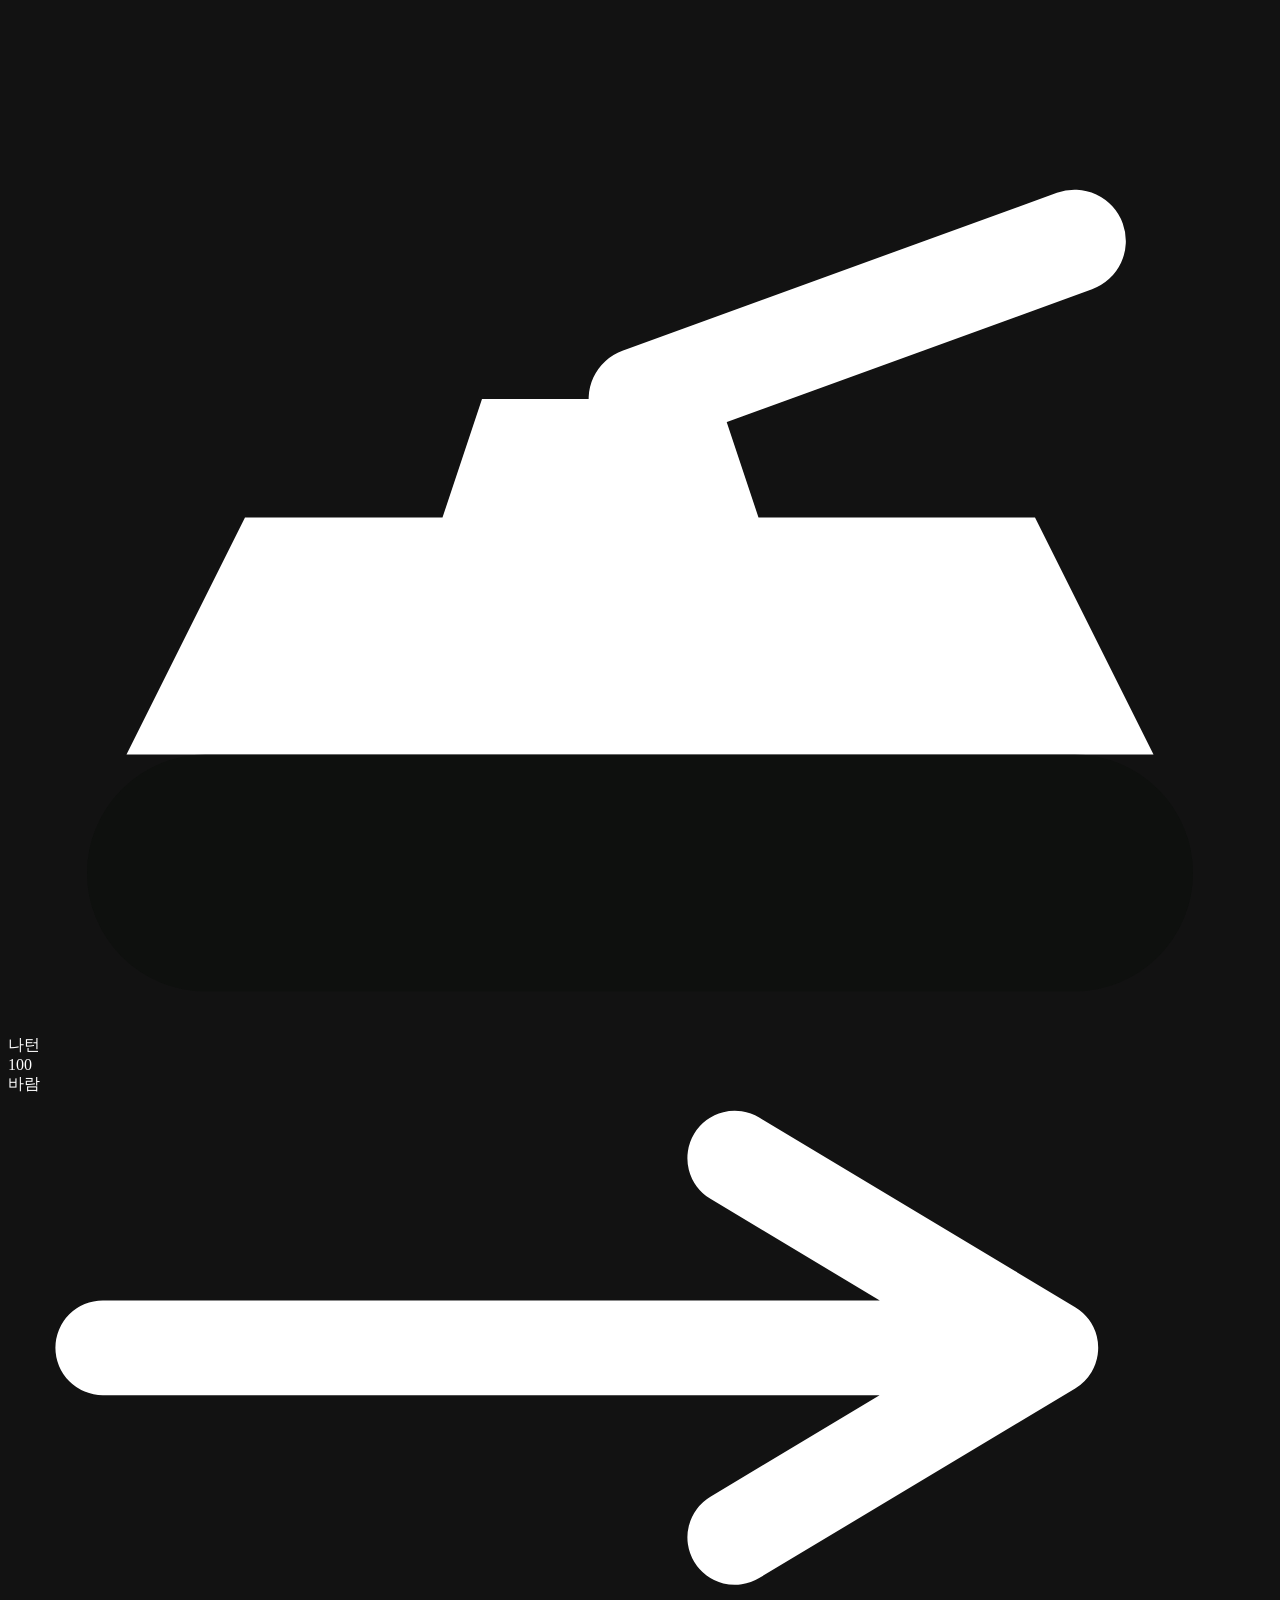
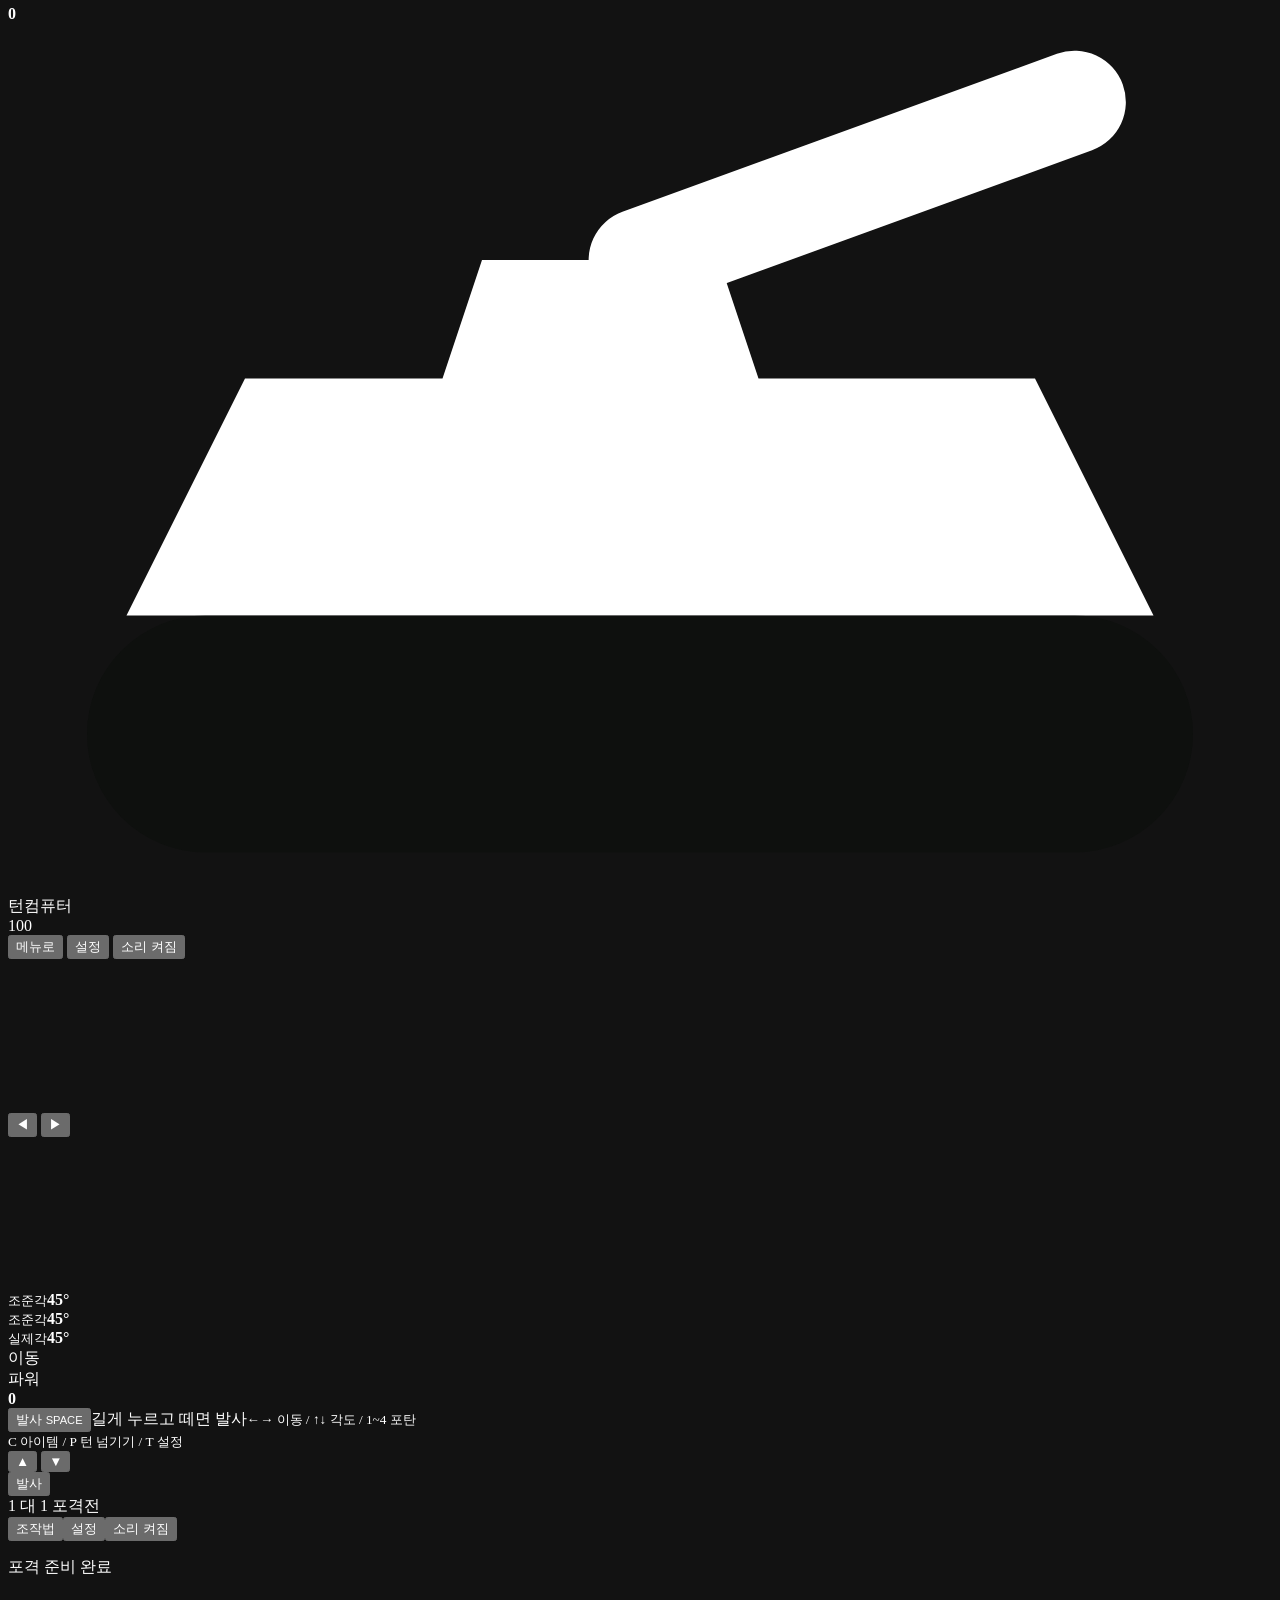
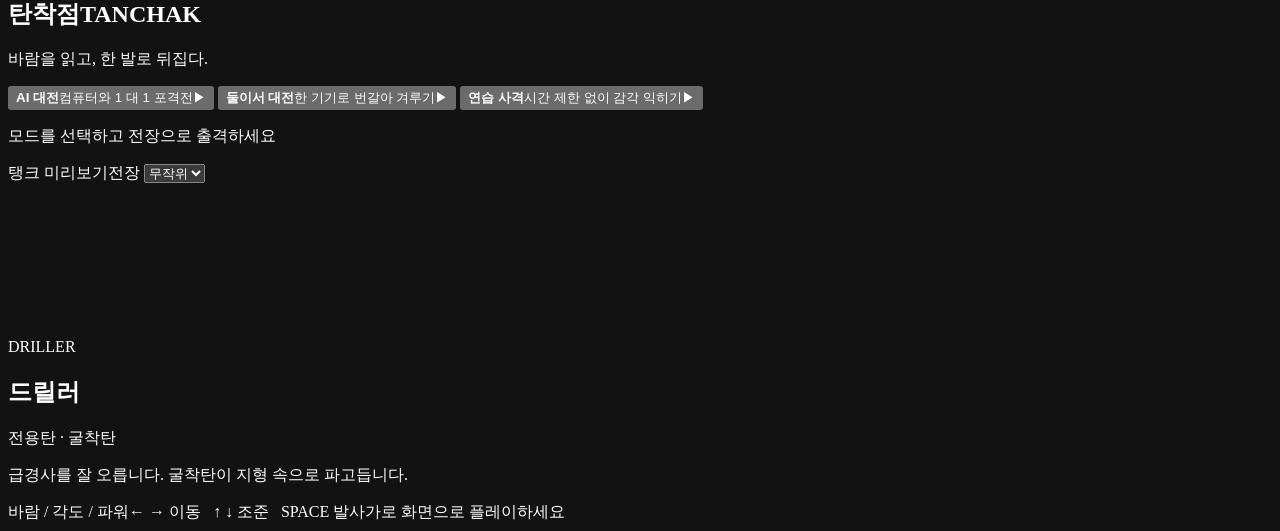
<file: src/index.template.html>
<!doctype html>
<html lang="ko">
<head>
<meta charset="utf-8">
<meta name="viewport" content="width=device-width,initial-scale=1,viewport-fit=cover">
<title>탄착점</title>
<meta name="description" content="바람을 읽고, 한 발로 뒤집다. PC와 휴대폰으로 즐기는 레트로 턴제 포격 게임 탄착점.">
<meta name="color-scheme" content="dark">
<link rel="preconnect" href="https://fonts.googleapis.com">
<link rel="preconnect" href="https://fonts.gstatic.com" crossorigin>
<link rel="stylesheet" href="https://fonts.googleapis.com/css2?family=Black+Han+Sans&family=Jua&family=IBM+Plex+Sans+KR:wght@400;600;700&display=swap">
<!-- TANCHAK:CSS -->
</head>
<body class="in-lobby">
<canvas id="game" aria-label="포격 전장"></canvas>

<header id="hud-top">
  <div class="plate p1 steel" id="hp0">
    <div class="badge"><svg viewBox="0 0 32 22" aria-hidden="true"><path d="M3 15h26l-3-6H19l-1-3h-6l-1 3H6z" fill="#fff"/><path d="M16 6l11-4" stroke="#fff" stroke-width="2.6" stroke-linecap="round"/><rect x="2" y="15" width="28" height="6" rx="3" fill="#0b0f0c" opacity=".55"/></svg></div>
    <div class="pinfo">
      <div class="pname"><span class="nm">나</span><span class="turn-tag">턴</span><span class="dly"></span></div>
      <div class="hpbar"><b></b><i></i><span class="hpnum">100</span></div>
    </div>
  </div>
  <div id="center-top">
    <div class="ctr-row">
    <div id="timer" class="idle" title="남은 시간" hidden><b>20</b></div>
    <div id="wind" class="steel" title="바람 방향과 세기">
      <span class="cap">바람</span>
      <svg viewBox="0 0 40 16" aria-hidden="true"><path d="M3 8h28M23 2l10 6-10 6" fill="none" stroke="currentColor" stroke-width="3" stroke-linecap="round" stroke-linejoin="round"/></svg>
      <span class="pips"></span>
      <span class="lcd"><b>0</b></span>
    </div>
    </div>
  </div>
  <div class="plate p2 steel" id="hp1">
    <div class="badge"><svg viewBox="0 0 32 22" aria-hidden="true"><path d="M3 15h26l-3-6H19l-1-3h-6l-1 3H6z" fill="#fff"/><path d="M16 6l11-4" stroke="#fff" stroke-width="2.6" stroke-linecap="round"/><rect x="2" y="15" width="28" height="6" rx="3" fill="#0b0f0c" opacity=".55"/></svg></div>
    <div class="pinfo">
      <div class="pname"><span class="dly"></span><span class="turn-tag">턴</span><span class="nm">컴퓨터</span></div>
      <div class="hpbar"><b></b><i></i><span class="hpnum">100</span></div>
    </div>
  </div>
  <div class="chips left">
    <button id="btn-menu" class="chip" type="button">메뉴로</button>
    <button id="btn-tune" class="chip" type="button">설정</button>
    <button class="chip audio-toggle" type="button" data-audio-toggle aria-pressed="false">소리 켜짐</button>
  </div>
  <canvas id="minimap" aria-label="전체 지도. 누르거나 끌면 그곳을 봅니다"></canvas>
  <div class="chips right">
    <button id="btn-pass" class="chip" type="button" hidden>턴 넘기기</button>
    <button id="btn-full" class="chip" type="button" hidden>전체화면</button>
  </div>
</header>

<footer id="console">
  <div class="tpad c-move">
    <button class="tbtn" type="button" data-hold="left" aria-label="왼쪽으로 이동">◀</button>
    <button class="tbtn" type="button" data-hold="right" aria-label="오른쪽으로 이동">▶</button>
  </div>
  <div class="c-angle">
    <canvas id="dial" aria-label="각도계"></canvas>
    <div id="ang-compact" aria-live="off"><small>조준각</small><b id="ang-mini">45°</b></div>
    <div class="angle-read">
      <div class="lcd"><small>조준각</small><b id="ang">45°</b></div>
      <div class="lcd sub"><small>실제각</small><b id="ang-real">45°</b></div>
      <div class="fuel"><span class="cap">이동</span><div class="fuelbar"><i></i></div></div>
    </div>
  </div>
  <div class="c-main">
    <div class="power-row">
      <span class="cap">파워</span>
      <div id="gauge" aria-label="파워 게이지"><div class="fill"></div><div class="ticks"></div><div class="prev" hidden><span>이전</span></div></div>
      <div class="lcd" id="pow-lcd"><b id="pow">0</b></div>
    </div>
    <div id="cards" role="toolbar" aria-label="포탄 고르기"></div>
    <div id="shot-info" aria-label="선택한 포탄과 다음 턴"></div>
  </div>
  <div class="c-fire">
    <div class="keyhint desk"><button class="key" id="keycap" type="button" aria-label="누르고 있다가 떼면 발사">발사 <small>SPACE</small></button><span>길게 누르고 떼면 발사</span><small>←→ 이동 / ↑↓ 각도 / 1~4 포탄<br>C 아이템 / P 턴 넘기기 / T 설정</small></div>
    <div class="tpad angpad">
      <button class="tbtn" type="button" data-hold="up" aria-label="각도 올리기">▲</button>
      <button class="tbtn" type="button" data-hold="down" aria-label="각도 내리기">▼</button>
    </div>
    <button id="btn-fire" type="button" aria-label="누르고 있다가 떼면 발사">발사</button>
  </div>
</footer>

<div id="fxpop" class="steel" hidden role="dialog" aria-label="아이템"></div>
<div id="banner" aria-live="polite"></div>
<div id="toast" class="steel" aria-live="polite"></div>

<section id="start" class="overlay">
  <div class="lobby-wrap">
    <header class="lobby-header">
      <div class="wordmark"><span class="pixel-cross" aria-hidden="true"></span><span>1 대 1 포격전</span></div>
      <nav aria-label="게임 메뉴"><button class="chip" type="button" id="lobby-help">조작법</button><button class="chip" type="button" id="lobby-settings">설정</button><button class="chip audio-toggle" type="button" data-audio-toggle aria-pressed="false">소리 켜짐</button></nav>
    </header>
    <div class="lobby-main">
      <div class="lobby-copy">
        <p class="eyebrow"><span class="status-dot" aria-hidden="true"></span> 포격 준비 완료</p>
        <h1 class="title">탄착점<span>TANCHAK</span></h1>
        <p class="tagline">바람을 읽고, 한 발로 뒤집다.</p>
        <div class="modes">
          <button class="mode primary" type="button" data-mode="ai"><span class="mode-copy"><b>AI 대전</b><span>컴퓨터와 1 대 1 포격전</span></span><span class="mode-arrow" aria-hidden="true">▶</span></button>
          <button class="mode" type="button" data-mode="duo"><span class="mode-copy"><b>둘이서 대전</b><span>한 기기로 번갈아 겨루기</span></span><span class="mode-arrow" aria-hidden="true">▶</span></button>
          <button class="mode" type="button" data-mode="practice"><span class="mode-copy"><b>연습 사격</b><span>시간 제한 없이 감각 익히기</span></span><span class="mode-arrow" aria-hidden="true">▶</span></button>
        </div>
        <p class="lobby-prompt">모드를 선택하고 전장으로 출격하세요</p>
      </div>
      <section class="hangar" aria-label="탱크 미리보기">
        <div class="hangar-head"><span class="eyebrow">탱크 미리보기</span><label class="map-choice">전장 <select id="map-choice" aria-label="전장 고르기"><option value="random">무작위</option><option value="frontier">전선</option><option value="canyon">협곡</option><option value="highland">고원</option></select></label></div>
        <div class="tank-stage"><div class="stage-reticle" aria-hidden="true"></div><canvas id="hero-tank" aria-label="선택한 탱크 미리보기"></canvas><div class="stage-floor" aria-hidden="true"></div></div>
        <div class="hangar-caption"><div><span class="eyebrow" id="hero-role">DRILLER</span><h2 id="hero-name">드릴러</h2></div><span class="hero-shell" id="hero-shell">전용탄 · 굴착탄</span></div>
        <p class="hero-desc" id="hero-desc">급경사를 잘 오릅니다. 굴착탄이 지형 속으로 파고듭니다.</p>
        <div class="hangar-tabs" id="hangar-tabs" aria-label="미리 볼 탱크"></div>
      </section>
    </div>
    <footer class="lobby-footer"><span>바람 / 각도 / 파워</span><span class="desk">← → 이동 &nbsp; ↑ ↓ 조준 &nbsp; SPACE 발사</span><span class="touch-hint">가로 화면으로 플레이하세요</span></footer>
  </div>
</section>

<section id="help" class="overlay" hidden role="dialog" aria-modal="true" aria-labelledby="help-title">
  <div class="sheet help-sheet">
    <div class="pick-head"><div><h2 id="help-title">조작법</h2></div><button class="chip" type="button" id="help-close">닫기</button></div>
    <ol class="help-steps"><li><b>위치와 각도</b><span>← →로 이동, ↑ ↓로 각도를 조절합니다. 휴대폰에서는 화면 아래 화살표를 누르세요.</span></li><li><b>탄종과 아이템</b><span>포탄 4종 중 하나를 선택합니다. 아이템은 한 턴에 하나, 선택한 포탄에 효과를 더합니다.</span></li><li><b>길게 누르고 발사</b><span>SPACE 또는 발사 버튼을 누르고 원하는 파워가 되었을 때 떼세요. 짧게 누르면 취소됩니다. 바람이 탄도를 바꾸며, 기본 전장에서는 4턴마다 바뀝니다.</span></li></ol>
    <ul class="help-rules"><li>상대의 체력을 모두 깎거나 맵 아래로 떨어뜨리면 승리합니다.</li><li>기본 제한 시간은 20초입니다. 충전 중 시간이 끝나면 그 파워로 발사하고, 조준 중이면 턴을 넘깁니다.</li><li>남은 딜레이가 낮은 탱크가 다음 턴을 갖습니다. 포탄·아이템의 딜레이에 조준 시간이 더해지므로, 같은 탱크가 연속으로 쏠 수도 있습니다. 포탄 아래에서 다음 턴을 확인하세요.</li><li>조준각은 탱크 차체를 기준으로 표시됩니다. 비탈에 서면 실제 발사각이 달라집니다.</li></ul>
    <p class="help-note">전장을 끌거나 미니맵을 눌러 둘러보세요. 전장을 한 번 누르거나 발사하면 카메라가 돌아옵니다. 포탄을 선택하면 특징이 표시됩니다.</p>
  </div>
</section>

<section id="pick" class="overlay" hidden>
  <div class="sheet pick">
    <div class="pick-head">
      <div><p class="eyebrow" id="pick-eyebrow">컴퓨터와 대결</p><h2 id="pick-title">탱크 고르기</h2></div>
      <div class="diff" id="pick-diff" hidden></div>
      <button class="chip" type="button" id="pick-back">뒤로</button>
    </div>
    <div class="mobiles" id="mobiles"></div>
    <p class="pick-note"><span class="status-dot" aria-hidden="true"></span> 탱크를 선택하면 바로 출격합니다 <span>기본탄 무제한 / 특수탄 각 2발</span></p>
  </div>
</section>

<section id="over" class="overlay" hidden>
  <div class="sheet">
    <p class="eyebrow" id="over-eyebrow">결과</p>
    <h2 id="over-title">승리</h2>
    <p id="over-stats"></p>
    <div class="modes row">
      <button class="mode primary" type="button" id="btn-again"><b>재출격</b><span>새 전장에서 한 판 더</span></button>
      <button class="mode" type="button" id="btn-home"><b>메뉴로</b><span>대전 모드 선택</span></button>
    </div>
  </div>
</section>

<section id="rotate" class="overlay" hidden>
  <div class="sheet">
    <h2>가로로 돌려 주세요</h2>
    <p class="lede">전장이 가로로 넓어서 휴대폰을 눕혀야 잘 보입니다.</p>
    <button class="chip" type="button" id="btn-portrait">세로로 계속하기</button>
  </div>
</section>

<button id="panel-shade" type="button" aria-label="설정 닫기" tabindex="-1" hidden></button>
<aside id="panel" hidden role="dialog" aria-modal="true" aria-labelledby="panel-title">
  <div class="panel-head"><h2 id="panel-title">설정</h2><button class="chip" type="button" id="panel-close">닫기</button></div>
  <p id="pause-note" class="pause-note" hidden>일시정지 중</p>
  <p class="panel-note">설정은 이 브라우저에 저장됩니다.</p>
  <div class="panel-actions">
    <button class="chip on" type="button" id="juice-master">전투 연출 켜짐</button>
    <button class="chip" type="button" id="panel-help">조작법</button>
    <button class="chip" type="button" id="btn-reset">기본값으로</button>
  </div>
  <div id="panel-body"></div>
  <details id="advanced-settings"><summary>대전 규칙과 세부 설정</summary><p class="panel-note">직접 규칙을 바꿔 즐기는 옵션입니다. 기본 대전은 초기 설정을 기준으로 합니다.</p><div id="advanced-body"></div><button class="chip" type="button" id="btn-copy">설정값 복사</button><textarea id="copy-box" hidden readonly aria-label="복사할 설정값"></textarea></details>
</aside>

<!-- TANCHAK:JS -->
</body>
</html>
</file>
